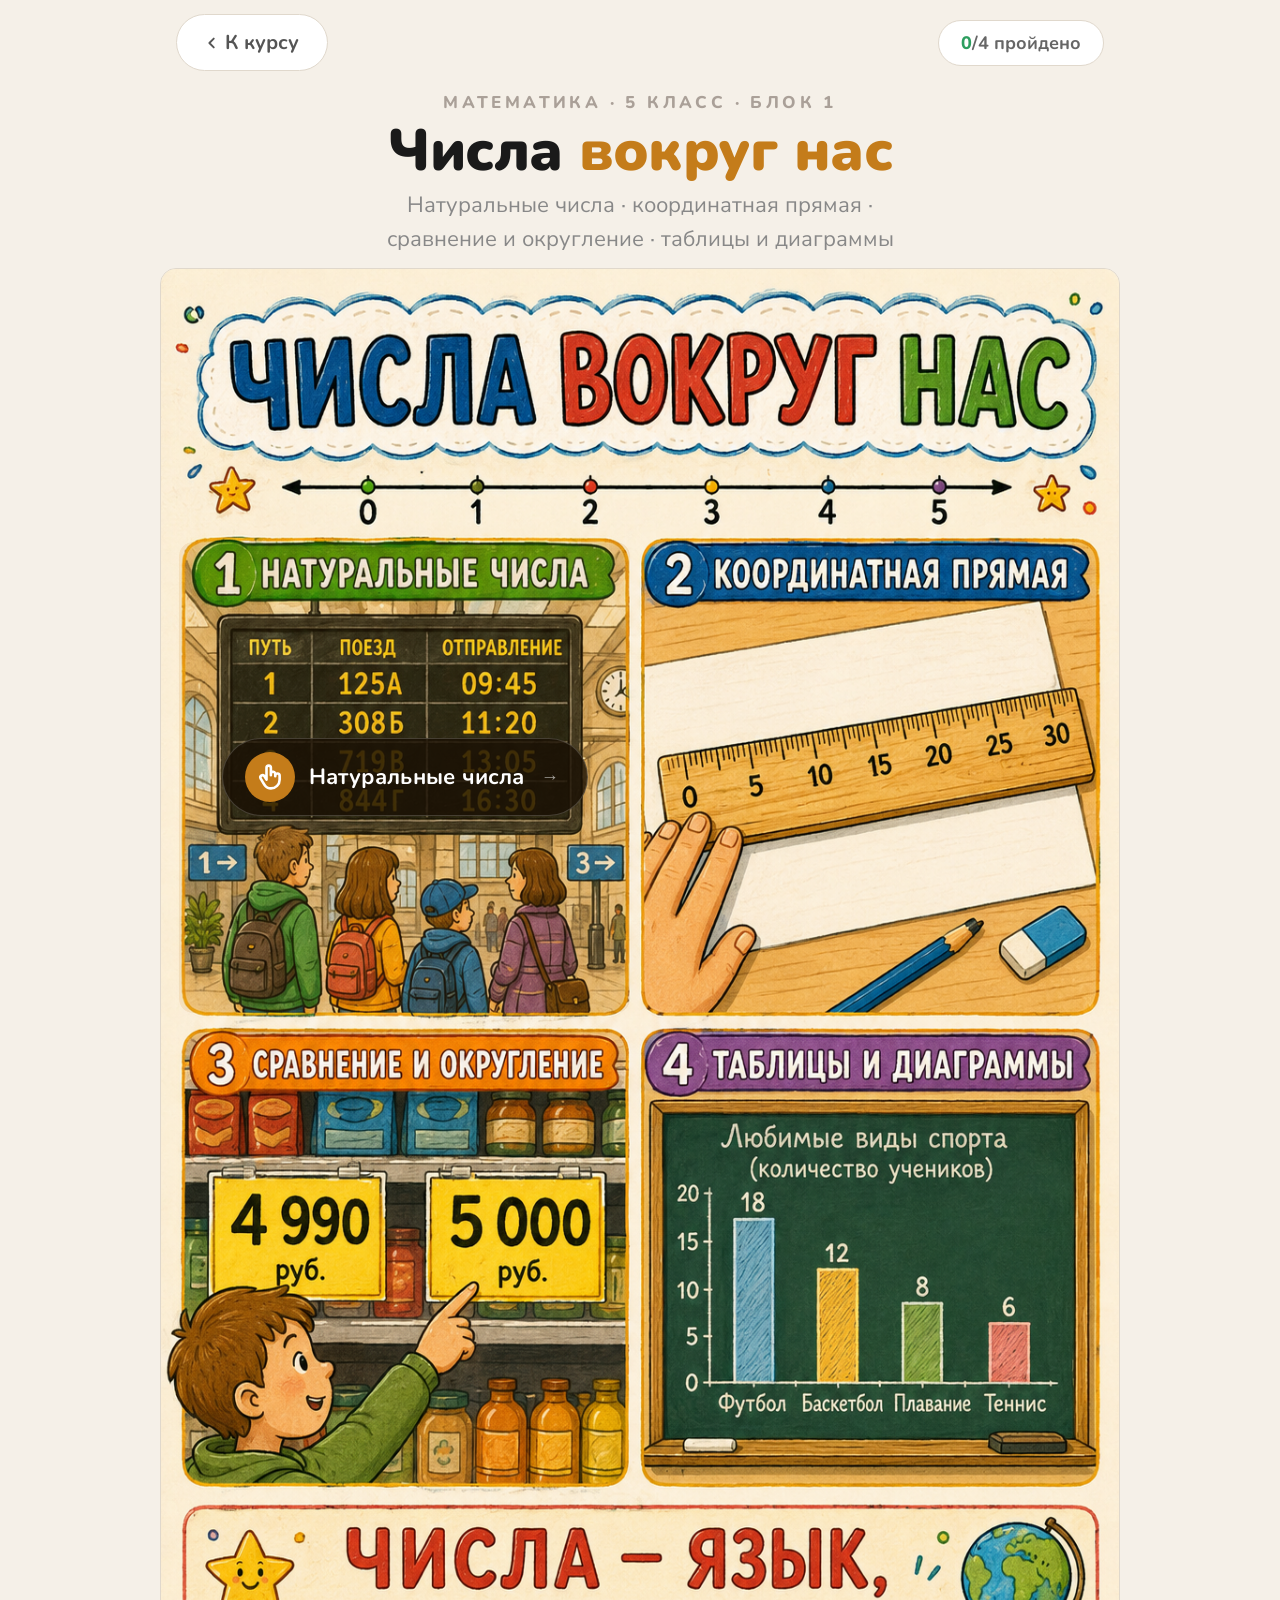
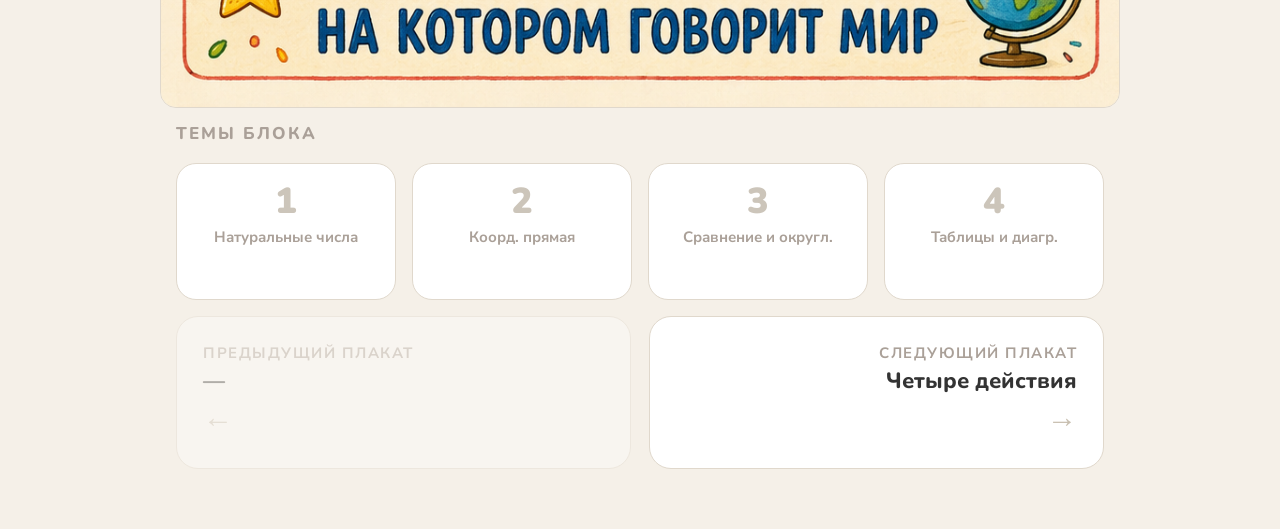
<file: block1/index.html>
<!DOCTYPE html>
<html lang="ru">
<head>
  <meta charset="UTF-8">
  <meta name="viewport" content="width=device-width, initial-scale=1.0, maximum-scale=1.0">
  <title>Числа вокруг нас — Блок 1</title>
  <link rel="stylesheet" href="../shared.css">
  <link rel="stylesheet" href="../shared-poster.css">
  <style>
    /* Координаты тапаемых зон — уникальны для этого плаката (сетка 2x2) */
    .zone1 { top: 19%; left: 2%; width: 47%; height: 32.7%; }
    .zone2 { top: 19%; left: 51%; width: 47%; height: 32.7%; }
    .zone3 { top: 53%; left: 2%; width: 47%; height: 31.5%; }
    .zone4 { top: 53%; left: 51%; width: 47%; height: 31.5%; }
  </style>
</head>
<body>

  <!-- Верхняя навигация -->
  <div class="col top-nav">
    <a href="../index.html" class="nav-btn">
      <svg width="14" height="14" viewBox="0 0 16 16" fill="none">
        <path d="M10 3L5 8L10 13" stroke="currentColor" stroke-width="2.2" stroke-linecap="round" stroke-linejoin="round"/>
      </svg>
      К курсу
    </a>
    <div class="progress-pill"><span id="doneCount">0</span>/4 пройдено</div>
  </div>

  <!-- Шапка блока -->
  <div class="col block-header">
    <div class="block-eyebrow">Математика · 5 класс · Блок 1</div>
    <div class="block-title">Числа <span>вокруг нас</span></div>
    <div class="block-subtitle">Натуральные числа · координатная прямая ·<br>сравнение и округление · таблицы и диаграммы</div>
  </div>

  <!-- Плакат с тапаемыми зонами -->
  <div class="col-full poster-wrap">
    <img class="poster-img" src="poster.png" alt="Числа вокруг нас" draggable="false">

    <!-- Зона 1 — Натуральные числа (верхний левый) -->
    <div class="tap-zone zone1" id="zone1" onclick="goNode(1)">
      <div class="zone-overlay"></div>
      <div class="zone-label">
        <div class="zone-label-num">
          <svg width="22" height="22" viewBox="0 0 256 256" fill="white">
            <path d="M196,84a31.94,31.94,0,0,0-11.22,2A32,32,0,0,0,148,69V44a32,32,0,0,0-64,0v66.83A32,32,0,0,0,32.25,148l4.68,8.24C71.11,216.48,86.72,244,136,244a92.1,92.1,0,0,0,92-92V116A32,32,0,0,0,196,84Zm8,68a68.08,68.08,0,0,1-68,68c-34,0-43.49-14.45-78.2-75.65l-4.69-8.28a.16.16,0,0,1,0-.07,8,8,0,0,1,13.86-8c.06.12.13.23.2.35l18.68,30A12,12,0,0,0,108,152V44a8,8,0,0,1,16,0v68a12,12,0,0,0,24,0V100a8,8,0,0,1,16,0v20a12,12,0,0,0,24,0v-4a8,8,0,0,1,16,0Z"/>
          </svg>
        </div>
        <div class="zone-label-text">Натуральные числа</div>
        <div class="zone-label-arrow">→</div>
      </div>
      <div class="done-badge" id="badge1" style="position:absolute;bottom:8px;right:8px;">
        <svg width="14" height="14" viewBox="0 0 14 14" fill="none">
          <path d="M2 7L5.5 10.5L12 3.5" stroke="white" stroke-width="2.5" stroke-linecap="round" stroke-linejoin="round"/>
        </svg>
      </div>
    </div>

    <!-- Зона 2 — Координатная прямая (верхний правый) -->
    <div class="tap-zone zone2" id="zone2" onclick="goNode(2)">
      <div class="zone-overlay"></div>
      <div class="zone-label">
        <div class="zone-label-num">
          <svg width="22" height="22" viewBox="0 0 256 256" fill="white">
            <path d="M196,84a31.94,31.94,0,0,0-11.22,2A32,32,0,0,0,148,69V44a32,32,0,0,0-64,0v66.83A32,32,0,0,0,32.25,148l4.68,8.24C71.11,216.48,86.72,244,136,244a92.1,92.1,0,0,0,92-92V116A32,32,0,0,0,196,84Zm8,68a68.08,68.08,0,0,1-68,68c-34,0-43.49-14.45-78.2-75.65l-4.69-8.28a.16.16,0,0,1,0-.07,8,8,0,0,1,13.86-8c.06.12.13.23.2.35l18.68,30A12,12,0,0,0,108,152V44a8,8,0,0,1,16,0v68a12,12,0,0,0,24,0V100a8,8,0,0,1,16,0v20a12,12,0,0,0,24,0v-4a8,8,0,0,1,16,0Z"/>
          </svg>
        </div>
        <div class="zone-label-text">Координатная прямая</div>
        <div class="zone-label-arrow">→</div>
      </div>
      <div class="done-badge" id="badge2" style="position:absolute;bottom:8px;right:8px;">
        <svg width="14" height="14" viewBox="0 0 14 14" fill="none">
          <path d="M2 7L5.5 10.5L12 3.5" stroke="white" stroke-width="2.5" stroke-linecap="round" stroke-linejoin="round"/>
        </svg>
      </div>
    </div>

    <!-- Зона 3 — Сравнение и округление (нижний левый) -->
    <div class="tap-zone zone3" id="zone3" onclick="goNode(3)">
      <div class="zone-overlay"></div>
      <div class="zone-label">
        <div class="zone-label-num">
          <svg width="22" height="22" viewBox="0 0 256 256" fill="white">
            <path d="M196,84a31.94,31.94,0,0,0-11.22,2A32,32,0,0,0,148,69V44a32,32,0,0,0-64,0v66.83A32,32,0,0,0,32.25,148l4.68,8.24C71.11,216.48,86.72,244,136,244a92.1,92.1,0,0,0,92-92V116A32,32,0,0,0,196,84Zm8,68a68.08,68.08,0,0,1-68,68c-34,0-43.49-14.45-78.2-75.65l-4.69-8.28a.16.16,0,0,1,0-.07,8,8,0,0,1,13.86-8c.06.12.13.23.2.35l18.68,30A12,12,0,0,0,108,152V44a8,8,0,0,1,16,0v68a12,12,0,0,0,24,0V100a8,8,0,0,1,16,0v20a12,12,0,0,0,24,0v-4a8,8,0,0,1,16,0Z"/>
          </svg>
        </div>
        <div class="zone-label-text">Сравнение и округление</div>
        <div class="zone-label-arrow">→</div>
      </div>
      <div class="done-badge" id="badge3" style="position:absolute;bottom:8px;right:8px;">
        <svg width="14" height="14" viewBox="0 0 14 14" fill="none">
          <path d="M2 7L5.5 10.5L12 3.5" stroke="white" stroke-width="2.5" stroke-linecap="round" stroke-linejoin="round"/>
        </svg>
      </div>
    </div>

    <!-- Зона 4 — Таблицы и диаграммы (нижний правый) -->
    <div class="tap-zone zone4" id="zone4" onclick="goNode(4)">
      <div class="zone-overlay"></div>
      <div class="zone-label">
        <div class="zone-label-num">
          <svg width="22" height="22" viewBox="0 0 256 256" fill="white">
            <path d="M196,84a31.94,31.94,0,0,0-11.22,2A32,32,0,0,0,148,69V44a32,32,0,0,0-64,0v66.83A32,32,0,0,0,32.25,148l4.68,8.24C71.11,216.48,86.72,244,136,244a92.1,92.1,0,0,0,92-92V116A32,32,0,0,0,196,84Zm8,68a68.08,68.08,0,0,1-68,68c-34,0-43.49-14.45-78.2-75.65l-4.69-8.28a.16.16,0,0,1,0-.07,8,8,0,0,1,13.86-8c.06.12.13.23.2.35l18.68,30A12,12,0,0,0,108,152V44a8,8,0,0,1,16,0v68a12,12,0,0,0,24,0V100a8,8,0,0,1,16,0v20a12,12,0,0,0,24,0v-4a8,8,0,0,1,16,0Z"/>
          </svg>
        </div>
        <div class="zone-label-text">Таблицы и диаграммы</div>
        <div class="zone-label-arrow">→</div>
      </div>
      <div class="done-badge" id="badge4" style="position:absolute;bottom:8px;right:8px;">
        <svg width="14" height="14" viewBox="0 0 14 14" fill="none">
          <path d="M2 7L5.5 10.5L12 3.5" stroke="white" stroke-width="2.5" stroke-linecap="round" stroke-linejoin="round"/>
        </svg>
      </div>
    </div>

  </div>

  <!-- Прогресс -->
  <div class="col progress-block">
    <div class="progress-label">Темы блока</div>
    <div class="pnodes">
      <div class="pnode" id="pnode1" onclick="goNode(1)">
        <div class="pnode-n">1</div>
        <div class="pnode-t">Натуральные числа</div>
        <div class="pnode-v">✓</div>
      </div>
      <div class="pnode" id="pnode2" onclick="goNode(2)">
        <div class="pnode-n">2</div>
        <div class="pnode-t">Коорд. прямая</div>
        <div class="pnode-v">✓</div>
      </div>
      <div class="pnode" id="pnode3" onclick="goNode(3)">
        <div class="pnode-n">3</div>
        <div class="pnode-t">Сравнение и округл.</div>
        <div class="pnode-v">✓</div>
      </div>
      <div class="pnode" id="pnode4" onclick="goNode(4)">
        <div class="pnode-n">4</div>
        <div class="pnode-t">Таблицы и диагр.</div>
        <div class="pnode-v">✓</div>
      </div>
    </div>
  </div>

  <!-- Навигация между плакатами -->
  <div class="col poster-nav">
    <div class="poster-nav-btn disabled">
      <div class="pnb-dir">Предыдущий плакат</div>
      <div class="pnb-title">—</div>
      <div class="pnb-arrow">←</div>
    </div>
    <a href="../block2/index.html" class="poster-nav-btn next">
      <div class="pnb-dir">Следующий плакат</div>
      <div class="pnb-title">Четыре действия</div>
      <div class="pnb-arrow">→</div>
    </a>
  </div>

  <script src="../shared.js"></script>
  <script>
    BLOCK_ID = 'math5_block1';
    function initProgress() {
      document.getElementById('doneCount').textContent = Progress.countDone();
      var doneZones = [];
      for (var i = 0; i < NODES.length; i++) {
        var n = i + 1;
        if (Progress.isDone(NODES[i])) {
          var badge = document.getElementById('badge' + n);
          var pnode = document.getElementById('pnode' + n);
          if (badge) badge.classList.add('visible');
          if (pnode) pnode.classList.add('done');
          doneZones.push(n);
        }
      }
      startSeqGlow(doneZones);
    }

    var seqTimer = null;
    var seqFadeTimer = null;
    var seqIdx   = 0;
    var seqZones = [];
    var seqDone  = [];
    var seqPaused = false;

    function clearAllGlow() {
      for (var k = 1; k <= 4; k++) {
        var z = document.getElementById('zone' + k);
        if (z) z.classList.remove('seq-active');
      }
    }

    function startSeqGlow(doneZones) {
      seqZones = [1, 2, 3, 4];
      seqDone = doneZones;
      seqIdx = 0;
      glowNext();
    }

    function glowNext() {
      if (seqPaused) return;
      clearAllGlow();

      var found = -1;
      for (var attempt = 0; attempt < 4; attempt++) {
        var candidate = seqZones[(seqIdx + attempt) % 4];
        var isDone = false;
        for (var d = 0; d < seqDone.length; d++) {
          if (seqDone[d] === candidate) { isDone = true; break; }
        }
        if (!isDone) { found = candidate; seqIdx = (seqIdx + attempt + 1) % 4; break; }
      }

      if (found === -1) return;

      var el = document.getElementById('zone' + found);
      if (el) el.classList.add('seq-active');

      seqTimer = setTimeout(function() {
        clearAllGlow();
        seqFadeTimer = setTimeout(glowNext, 400);
      }, 1800);
    }

    var posterWrap = document.querySelector('.poster-wrap');
    if (posterWrap) {
      posterWrap.addEventListener('mouseenter', function() {
        seqPaused = true;
        if (seqTimer) { clearTimeout(seqTimer); seqTimer = null; }
        if (seqFadeTimer) { clearTimeout(seqFadeTimer); seqFadeTimer = null; }
        clearAllGlow();
      });
      posterWrap.addEventListener('mouseleave', function() {
        seqPaused = false;
        glowNext();
      });
    }

    function hideHint() {
      var h = document.getElementById('hint');
      if (!h) return;
      h.style.transition = 'opacity 0.4s';
      h.style.opacity = '0';
      setTimeout(function() { var hh = document.getElementById('hint'); if (hh) hh.parentNode.removeChild(hh); }, 400);
      try { localStorage.setItem(BLOCK_ID + '_hint', '1'); } catch(e) {}
    }

    var zones = document.querySelectorAll('.tap-zone');
    for (var zi = 0; zi < zones.length; zi++) {
      zones[zi].addEventListener('click', hideHint, { once: true });
    }
    try {
      if (localStorage.getItem(BLOCK_ID + '_hint')) hideHint();
    } catch(e) {}

    initProgress();
  </script>
</body>
</html>
</file>
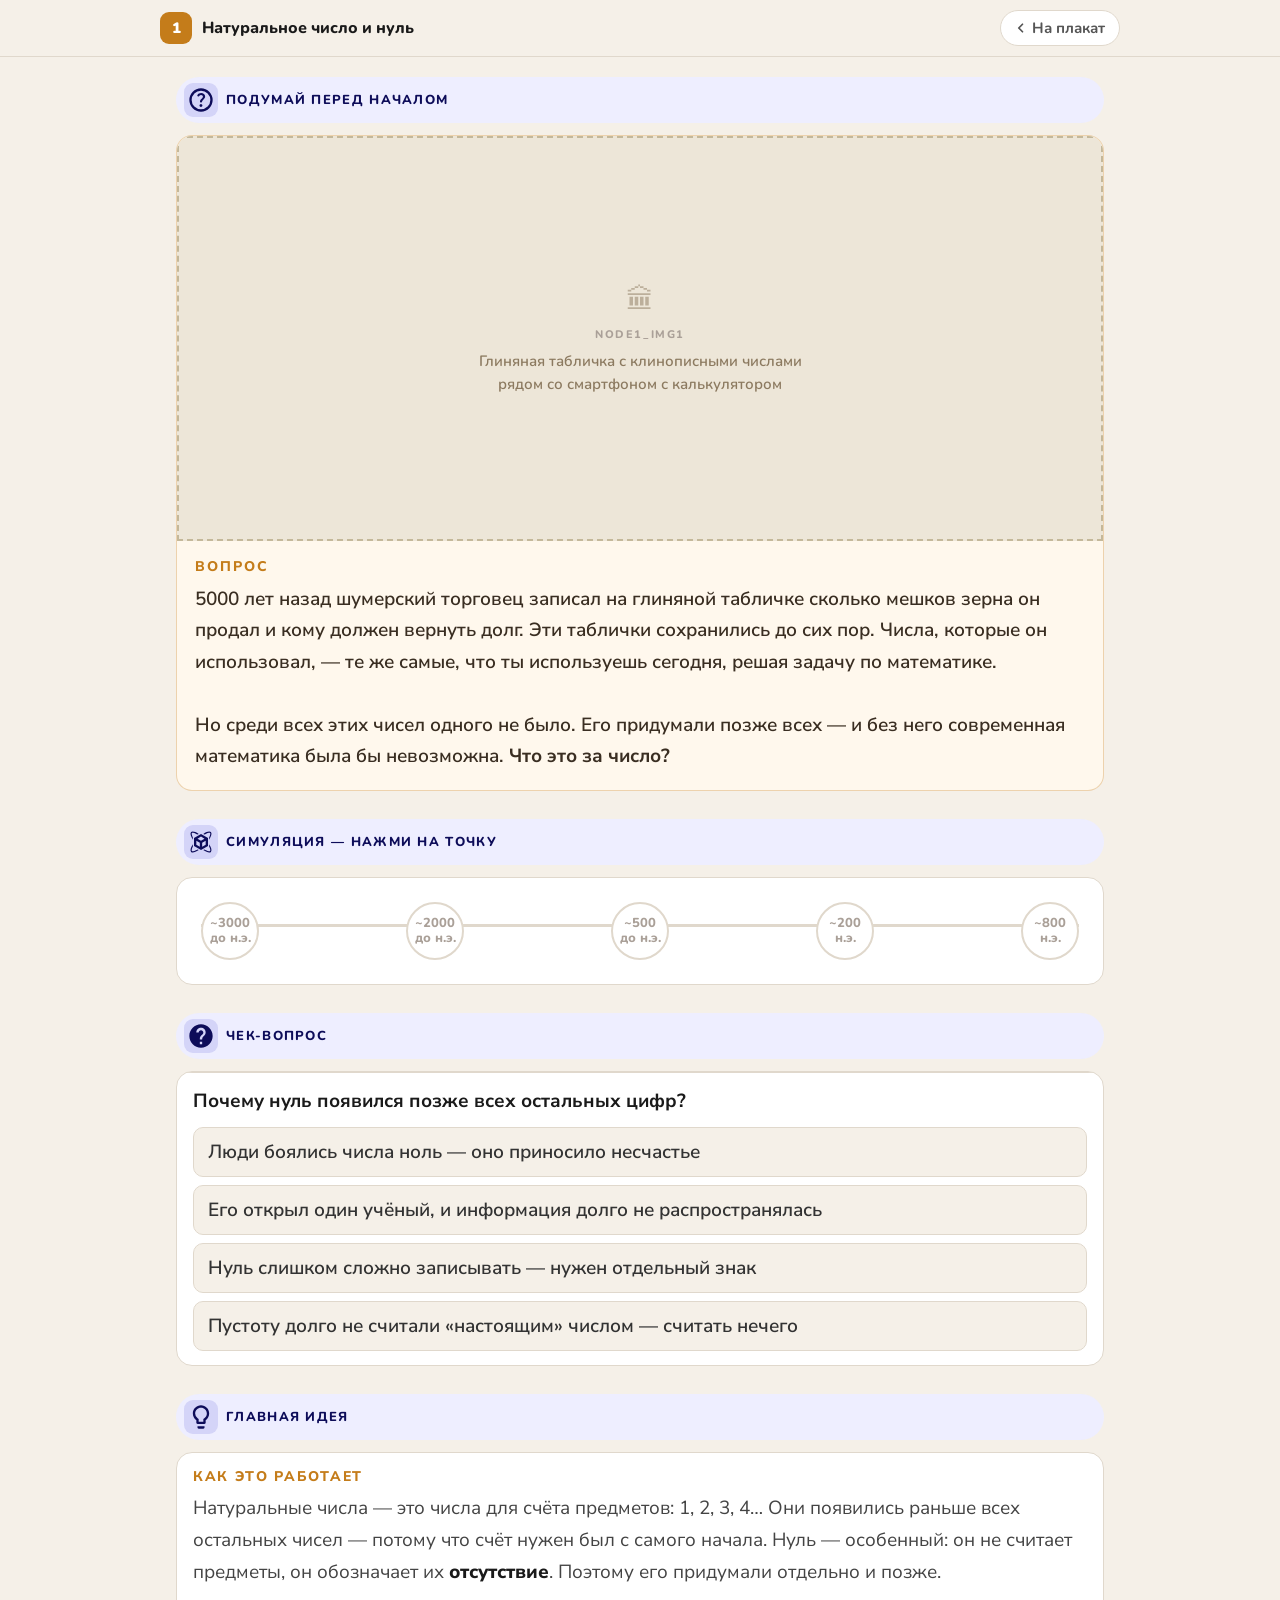
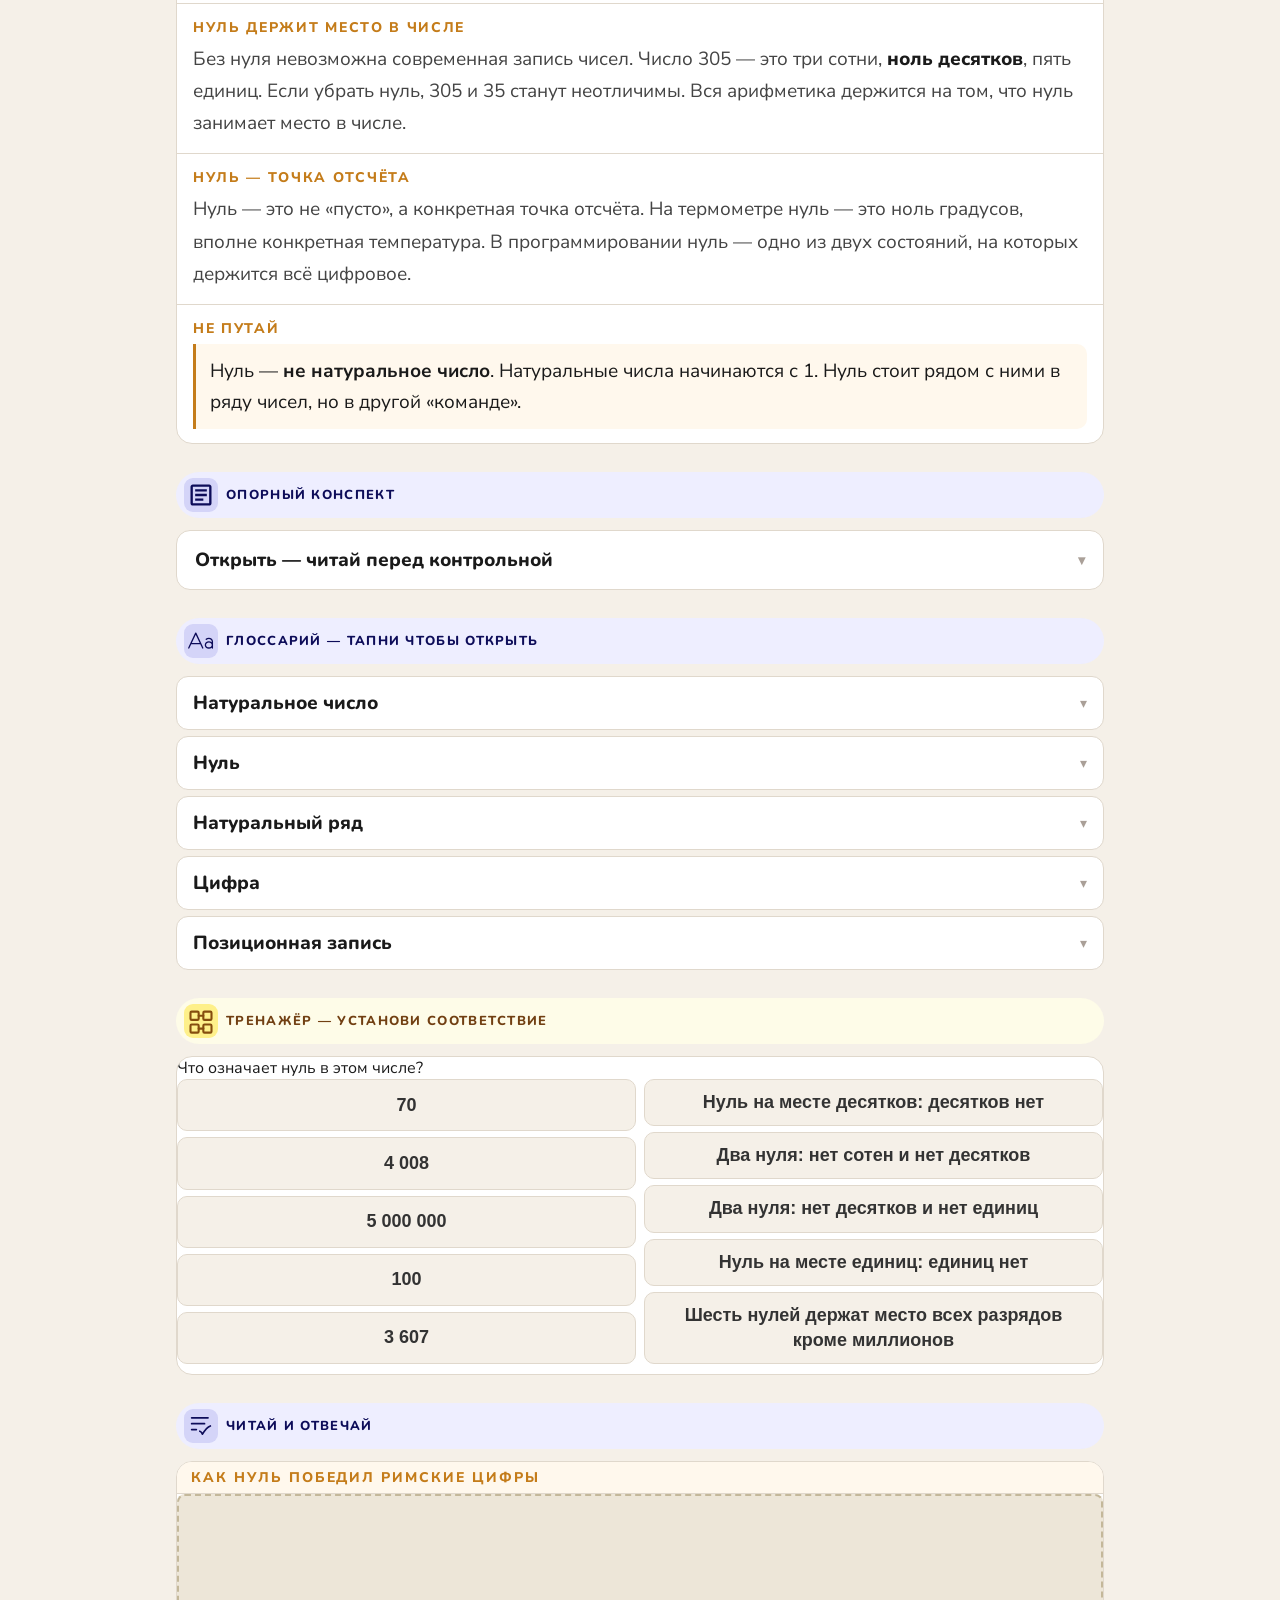
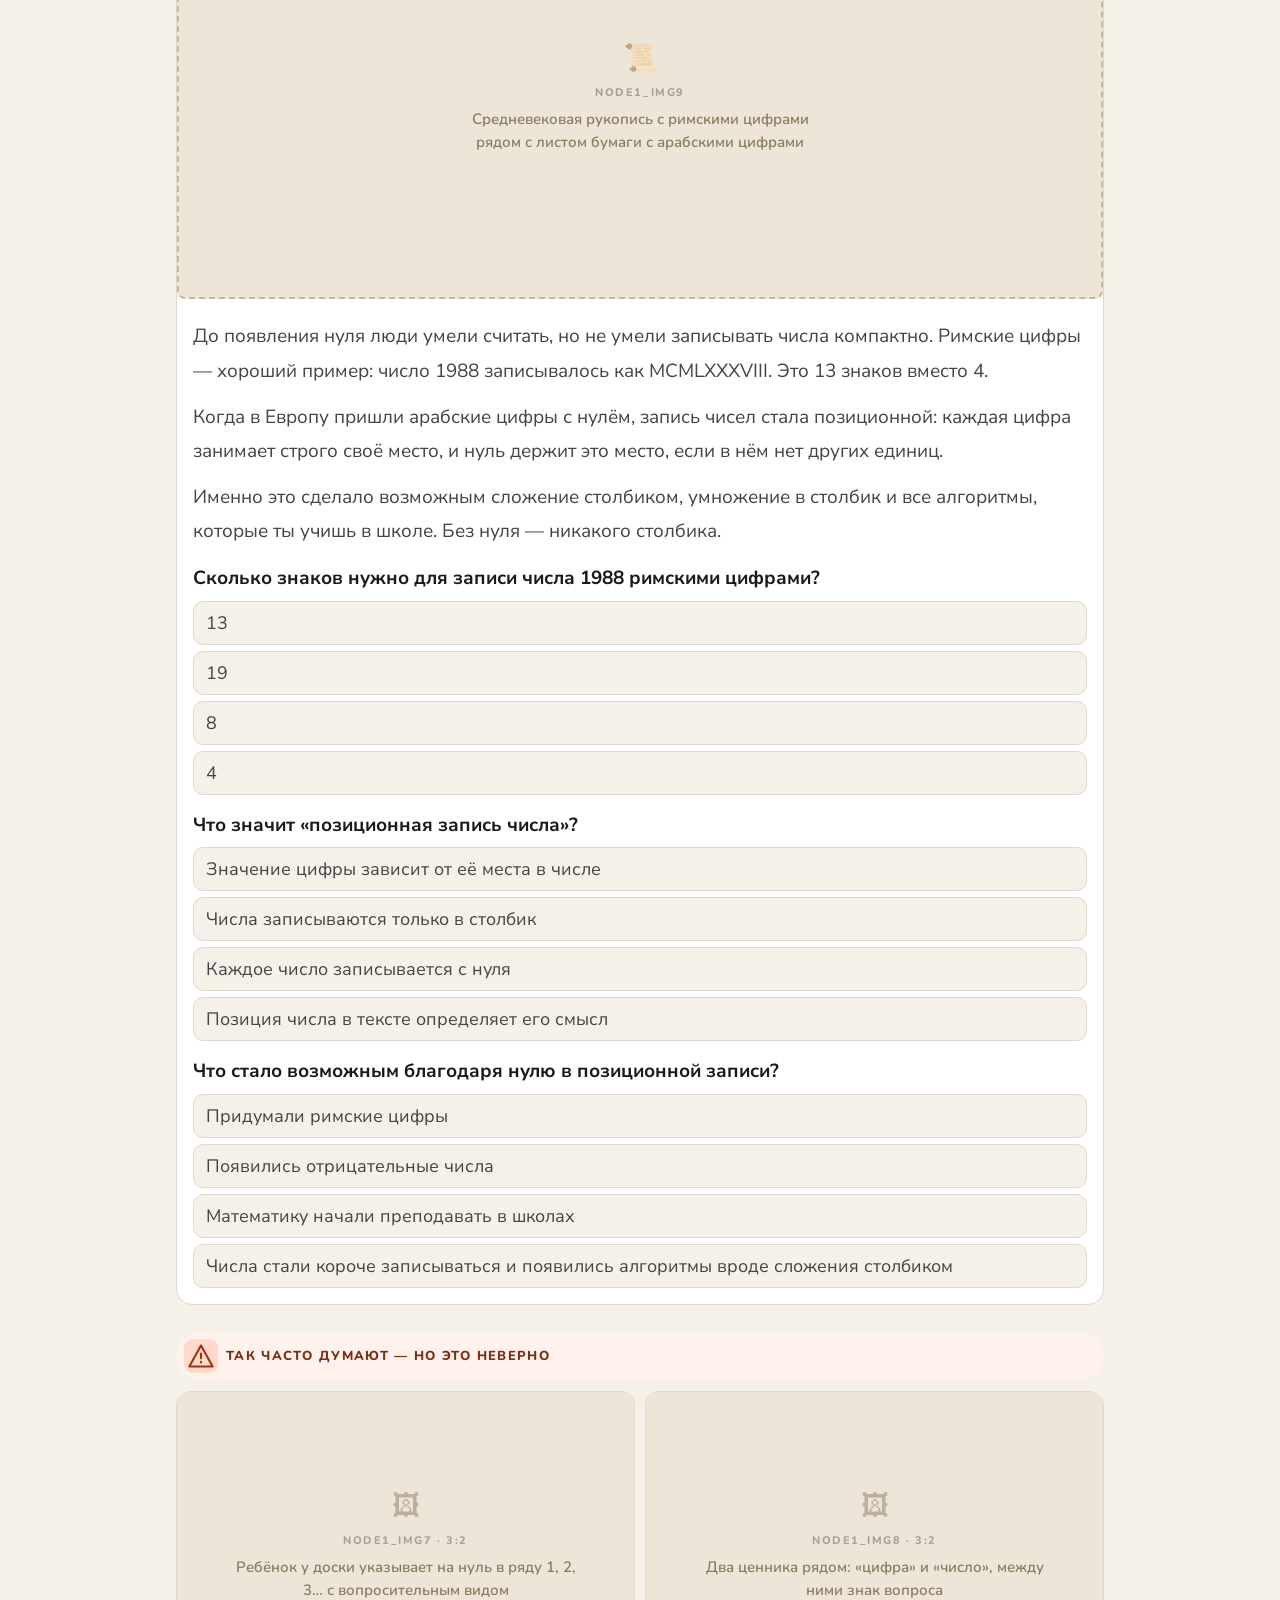
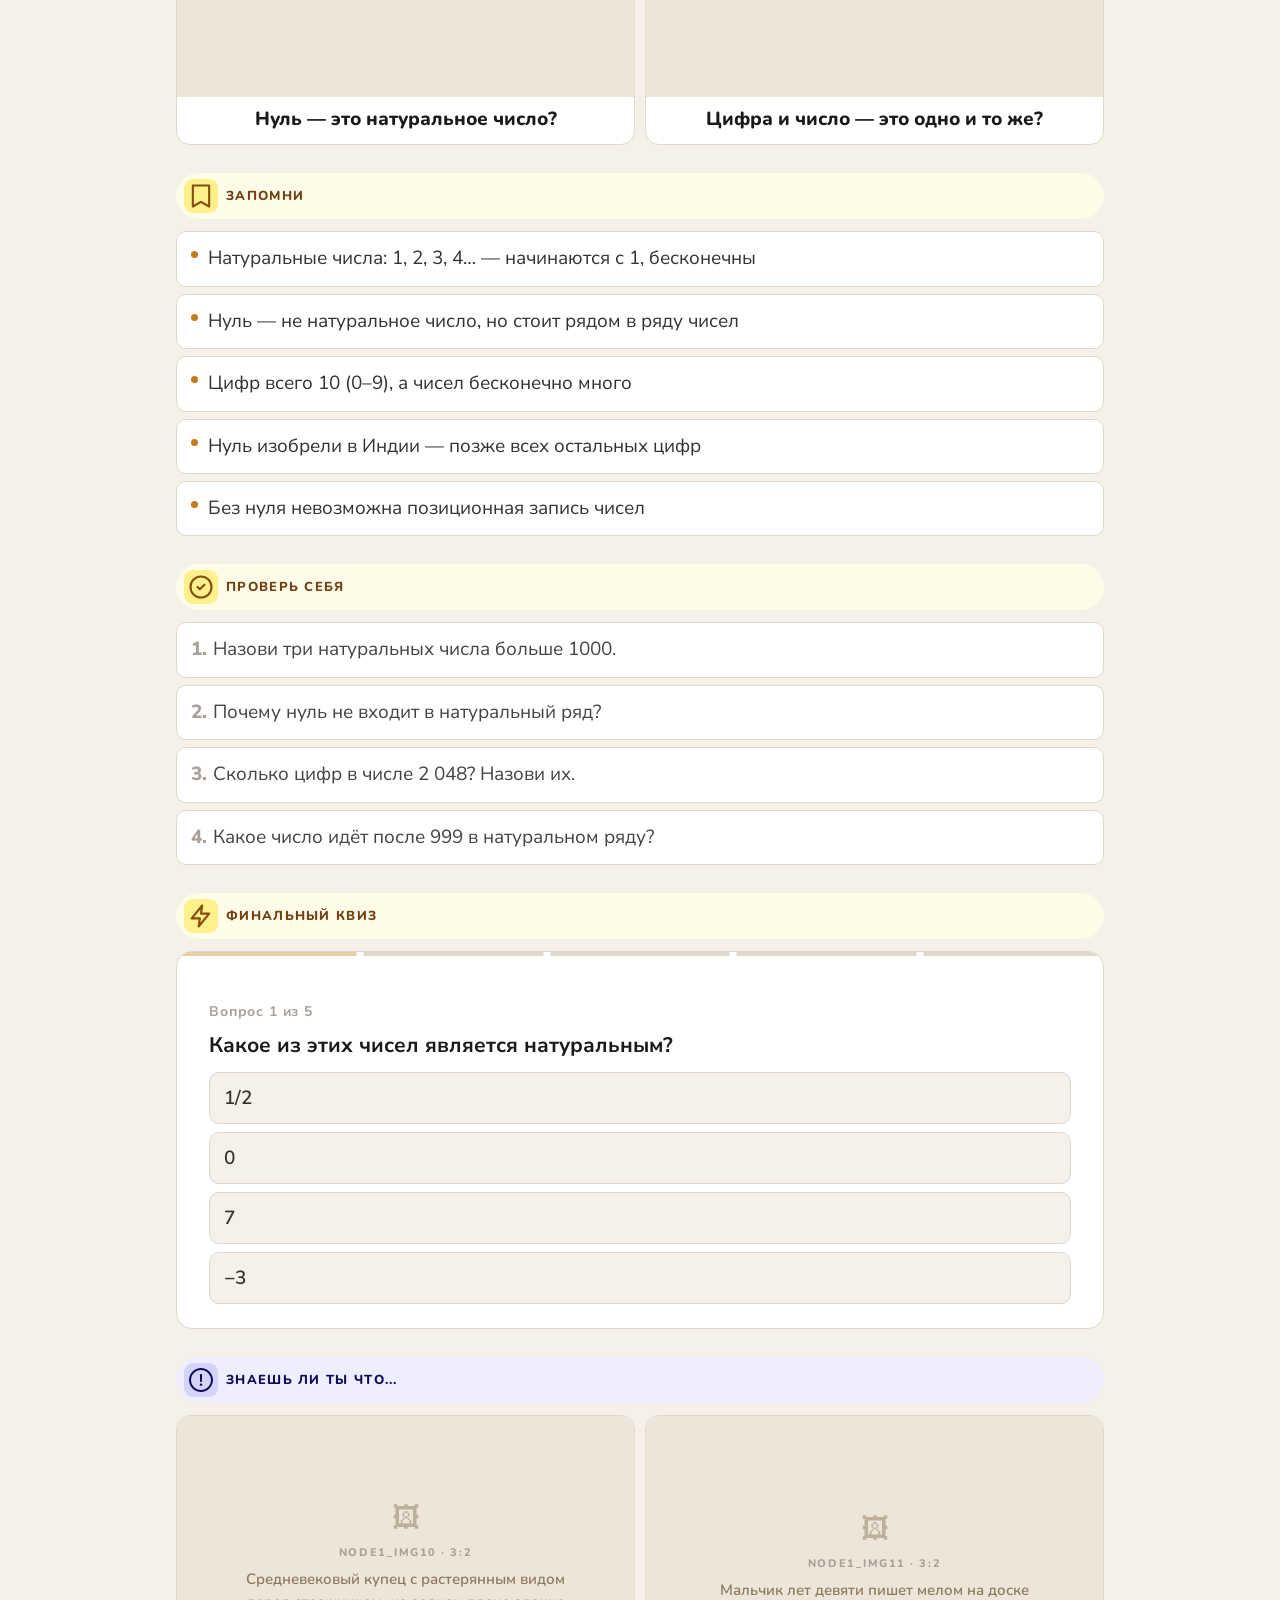
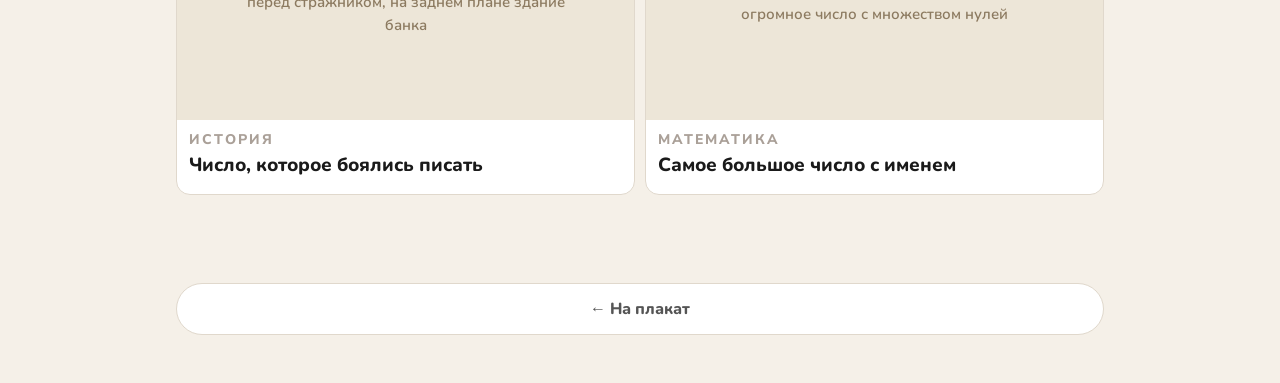
<file: block1/node1.html>
<!DOCTYPE html>
<html lang="ru">
<head>
  <meta charset="UTF-8">
  <meta name="viewport" content="width=device-width, initial-scale=1.0, maximum-scale=1.0">
  <title>Узел 1 · Натуральное число и нуль</title>
  <link rel="stylesheet" href="../shared.css">
  <style>
    /* Лента времени */
    .timeline-track {
      display: flex;
      align-items: center;
      justify-content: space-between;
      position: relative;
      padding: 8px 8px 0;
      margin-bottom: 16px;
    }
    .timeline-track::before {
      content: '';
      position: absolute;
      left: 8px; right: 8px; top: 30px;
      height: 3px;
      background: #E0D8CC;
      z-index: 0;
    }
    .tl-dot {
      width: 44px; height: 44px; border-radius: 50%;
      background: #fff; border: 2.5px solid #E0D8CC;
      display: flex; align-items: center; justify-content: center;
      font-family: var(--font-main); font-size: 10px; font-weight: 800;
      color: #AAA098; cursor: pointer; position: relative; z-index: 1;
      transition: border-color 0.2s, background 0.2s, color 0.2s;
      -webkit-tap-highlight-color: transparent;
      flex-shrink: 0; text-align: center; line-height: 1.2;
    }
    .tl-dot:active { transform: scale(0.93); }
    .tl-dot.active { border-color: #C47C1A; background: #C47C1A; color: #fff; }
    .tl-dot.visited { border-color: #C47C1A; color: #C47C1A; }
    .tl-card {
      background: #FFF8ED; border: 1.5px solid rgba(196,124,26,0.3);
      border-radius: 14px; overflow: hidden; display: none; margin-top: 4px;
    }
    .tl-card.show { display: block; }
    .tl-card-ph {
      width: 100%; aspect-ratio: 16/7; background: #EDE6D8;
      border-bottom: 1.5px dashed #C4B89A;
      display: flex; align-items: center; justify-content: center;
      flex-direction: column; gap: 6px;
    }
    .tl-card-ph-icon { font-size: 22px; opacity: 0.4; }
    .tl-card-ph-desc { font-size: 11px; color: #8C7A60; font-weight: 600; text-align: center; line-height: 1.4; padding: 0 12px; }
    .tl-card-body { padding: 14px 16px; }
    .tl-card-era { font-family: var(--font-main); font-size: 11px; font-weight: 800; letter-spacing: 0.12em; text-transform: uppercase; color: #C47C1A; margin-bottom: 6px; }
    .tl-card-what { font-size: 15px; font-weight: 700; color: #1a1a1a; margin-bottom: 6px; line-height: 1.45; }
    .tl-card-missing { font-size: 14px; color: #666; line-height: 1.5; margin-bottom: 8px; }
    .tl-card-q { font-size: 14px; font-style: italic; color: #888; border-top: 1px solid rgba(196,124,26,0.2); padding-top: 8px; line-height: 1.5; }
    .tl-nav { display: flex; gap: 8px; justify-content: space-between; margin-top: 12px; }
    .tl-nav-btn {
      flex: 1; background: #fff; border: 1.5px solid #E0D8CC;
      border-radius: 10px; padding: 9px 12px; font-family: var(--font-main);
      font-size: 13px; font-weight: 700; color: #555; cursor: pointer;
      -webkit-tap-highlight-color: transparent; transition: background 0.15s;
    }
    .tl-nav-btn:active { background: #EDE8DF; }
    .tl-nav-btn.pri { border-color: #C47C1A; color: #C47C1A; }
    @media (min-width: 600px) {
      .tl-dot { width: clamp(44px,6vw,58px); height: clamp(44px,6vw,58px); font-size: clamp(10px,1.5vw,13px); }
      .tl-card-era { font-size: clamp(11px,1.8vw,14px); }
      .tl-card-what { font-size: clamp(15px,2.3vw,19px); }
      .tl-card-missing { font-size: clamp(14px,2.2vw,18px); }
      .tl-card-q { font-size: clamp(14px,2.2vw,17px); }
    }
  </style>
</head>
<body>

<div class="topbar">
  <div class="topbar-inner">
    <div class="topbar-badge">1</div>
    <div class="topbar-title">Натуральное число и нуль</div>
    <a href="index.html" class="topbar-back">
      <svg width="12" height="12" viewBox="0 0 16 16" fill="none"><path d="M10 3L5 8L10 13" stroke="currentColor" stroke-width="2.2" stroke-linecap="round" stroke-linejoin="round"/></svg>
      На плакат
    </a>
  </div>
</div>

<div class="page">
<div class="col">

  <!-- 1. HOOK -->
  <div class="sec">
    <div class="sec-title"><div class="sec-pill sp-learn"><div class="sec-pill-icon"><svg width="28" height="28" viewBox="0 0 24 24" fill="#0D0C59"><path d="M11.95 18q.525 0 .888-.363t.362-.887t-.362-.888t-.888-.362t-.887.363t-.363.887t.363.888t.887.362m.05 4q-2.075 0-3.9-.788t-3.175-2.137T2.788 15.9T2 12t.788-3.9t2.137-3.175T8.1 2.788T12 2t3.9.788t3.175 2.137T21.213 8.1T22 12t-.788 3.9t-2.137 3.175t-3.175 2.138T12 22m0-2q3.35 0 5.675-2.325T20 12t-2.325-5.675T12 4T6.325 6.325T4 12t2.325 5.675T12 20m.1-12.3q.625 0 1.088.4t.462 1q0 .55-.337.975t-.763.8q-.575.5-1.012 1.1t-.438 1.35q0 .35.263.588t.612.237q.375 0 .638-.25t.337-.625q.1-.525.45-.937t.75-.788q.575-.55.988-1.2t.412-1.45q0-1.275-1.037-2.087T12.1 6q-.95 0-1.812.4T8.975 7.625q-.175.3-.112.638t.337.512q.35.2.725.125t.625-.425q.275-.375.688-.575t.862-.2"/></svg></div><span class="sec-pill-text">Подумай перед началом</span></div></div>
    <div class="hook-card">
      <div class="img-placeholder img-ph-16-7">
        <div class="img-placeholder-icon">🏛</div>
        <div class="img-placeholder-id">node1_img1</div>
        <div class="img-placeholder-desc">Глиняная табличка с клинописными числами рядом со смартфоном с калькулятором</div>
      </div>
      <div class="hook-text-wrap">
        <div class="hook-label">Вопрос</div>
        <div class="hook-text">5000 лет назад шумерский торговец записал на глиняной табличке сколько мешков зерна он продал и кому должен вернуть долг. Эти таблички сохранились до сих пор. Числа, которые он использовал, — те же самые, что ты используешь сегодня, решая задачу по математике.<br><br>Но среди всех этих чисел одного не было. Его придумали позже всех — и без него современная математика была бы невозможна. <strong>Что это за число?</strong></div>
      </div>
    </div>
  </div>

  <!-- 2. СИМУЛЯЦИЯ — ЛЕНТА ВРЕМЕНИ -->
  <div class="sec">
    <div class="sec-title"><div class="sec-pill sp-learn"><div class="sec-pill-icon"><svg width="28" height="28" viewBox="0 0 512 512" fill="#0D0C59"><path fill-rule="evenodd" d="M421.935 90.066c2.286 2.287 5.356 7.973 4.013 21.398c-1.323 13.221-6.731 30.687-16.845 51.505a306 306 0 0 1-3.77 7.492v42.31c39.823-61.993 54.037-115.44 31.687-137.79c-22.529-22.528-76.652-7.907-139.277 32.646l20.879 12.054c10.535-6.46 20.717-12.073 30.411-16.783c20.817-10.114 38.283-15.522 51.504-16.845c13.425-1.343 19.112 1.727 21.398 4.013M405.333 341.54v-42.31c39.823 61.993 54.037 115.44 31.687 137.79c-22.536 22.536-76.689 7.897-139.341-32.687l20.877-12.053c10.559 6.477 20.763 12.104 30.477 16.823c20.817 10.114 38.283 15.522 51.505 16.845c13.424 1.343 19.111-1.727 21.397-4.013c2.287-2.287 5.357-7.973 4.013-21.398c-1.322-13.221-6.73-30.687-16.845-51.505a306 306 0 0 0-3.77-7.492m-211.888 50.74l20.876 12.053c-62.651 40.584-116.804 55.223-139.34 32.687c-22.35-22.35-8.136-75.795 31.686-137.788v42.31a309 309 0 0 0-3.769 7.49c-10.114 20.818-15.522 38.284-16.845 51.505c-1.343 13.425 1.727 19.111 4.013 21.398c2.287 2.286 7.973 5.356 21.398 4.013c13.221-1.323 30.687-6.731 51.505-16.845c9.713-4.719 19.917-10.346 30.476-16.823M74.981 74.981c-22.35 22.35-8.136 75.795 31.686 137.788v-42.311a308 308 0 0 1-3.769-7.489c-10.114-20.818-15.522-38.284-16.845-51.505c-1.343-13.425 1.727-19.111 4.013-21.398c2.287-2.286 7.973-5.356 21.398-4.013c13.221 1.323 30.687 6.73 51.505 16.845c9.693 4.709 19.874 10.322 30.41 16.782l20.878-12.054C151.633 67.074 97.51 52.453 74.981 74.981M256 108.16l128 73.901v147.801l-128 73.901l-128-73.901V182.06zm85.333 123.132v73.937l-64 36.95v-73.937zm-106.666 36.95v73.937l-64-36.95v-73.937zM256 231.291l-63.969-36.933L256 157.426l63.969 36.932z" clip-rule="evenodd"/></svg></div><span class="sec-pill-text">Симуляция — нажми на точку</span></div></div>
    <div class="card">
      <div style="padding:16px 16px 8px;">
        <div class="timeline-track" id="tlTrack">
          <div class="tl-dot" id="tlDot0" onclick="tlTap(0)">~3000<br>до н.э.</div>
          <div class="tl-dot" id="tlDot1" onclick="tlTap(1)">~2000<br>до н.э.</div>
          <div class="tl-dot" id="tlDot2" onclick="tlTap(2)">~500<br>до н.э.</div>
          <div class="tl-dot" id="tlDot3" onclick="tlTap(3)">~200<br>н.э.</div>
          <div class="tl-dot" id="tlDot4" onclick="tlTap(4)">~800<br>н.э.</div>
        </div>
        <div class="tl-card" id="tlCard"></div>
      </div>
    </div>
  </div>

  <!-- 3. ЧЕК-ВОПРОС -->
  <div class="sec">
    <div class="sec-title"><div class="sec-pill sp-learn"><div class="sec-pill-icon"><svg width="28" height="28" viewBox="0 0 24 24" fill="#0D0C59"><path d="M12 2C6.48 2 2 6.48 2 12s4.48 10 10 10 10-4.48 10-10S17.52 2 12 2m1 17h-2v-2h2zm2.07-7.75-.9.92C13.45 12.9 13 13.5 13 15h-2v-.5c0-1.1.45-2.1 1.17-2.83l1.24-1.26c.37-.36.59-.86.59-1.41 0-1.1-.9-2-2-2s-2 .9-2 2H8c0-2.21 1.79-4 4-4s4 1.79 4 4c0 .88-.36 1.68-.93 2.25"/></svg></div><span class="sec-pill-text">Чек-вопрос</span></div></div>
    <div class="card">
      <div class="check-wrap">
        <div class="check-q">Почему нуль появился позже всех остальных цифр?</div>
        <div class="check-opts" id="checkOpts"></div>
        <div class="check-fb" id="checkFb"></div>
      </div>
    </div>
  </div>

  <!-- 4. ОБЪЯСНЕНИЕ -->
  <div class="sec">
    <div class="sec-title"><div class="sec-pill sp-learn"><div class="sec-pill-icon"><svg width="28" height="28" viewBox="0 0 24 24" fill="#0D0C59"><path d="M9 21c0 .55.45 1 1 1h4c.55 0 1-.45 1-1v-1H9zm3-19C8.14 2 5 5.14 5 9c0 2.38 1.19 4.47 3 5.74V17c0 .55.45 1 1 1h6c.55 0 1-.45 1-1v-2.26c1.81-1.27 3-3.36 3-5.74c0-3.86-3.14-7-7-7m2.85 11.1l-.85.6V16h-4v-2.3l-.85-.6A5 5 0 0 1 7 9c0-2.76 2.24-5 5-5s5 2.24 5 5c0 1.63-.8 3.16-2.15 4.1"/></svg></div><span class="sec-pill-text">Главная идея</span></div></div>
    <div class="card">
      <div class="expl-block">
        <div class="expl-lbl">Как это работает</div>
        <div class="expl-t">Натуральные числа — это числа для счёта предметов: 1, 2, 3, 4… Они появились раньше всех остальных чисел — потому что счёт нужен был с самого начала. Нуль — особенный: он не считает предметы, он обозначает их <strong>отсутствие</strong>. Поэтому его придумали отдельно и позже.</div>
      </div>
      <div class="expl-block">
        <div class="expl-lbl">Нуль держит место в числе</div>
        <div class="expl-t">Без нуля невозможна современная запись чисел. Число 305 — это три сотни, <strong>ноль десятков</strong>, пять единиц. Если убрать нуль, 305 и 35 станут неотличимы. Вся арифметика держится на том, что нуль занимает место в числе.</div>
      </div>
      <div class="expl-block">
        <div class="expl-lbl">Нуль — точка отсчёта</div>
        <div class="expl-t">Нуль — это не «пусто», а конкретная точка отсчёта. На термометре нуль — это ноль градусов, вполне конкретная температура. В программировании нуль — одно из двух состояний, на которых держится всё цифровое.</div>
      </div>
      <div class="expl-block">
        <div class="expl-lbl">Не путай</div>
        <div class="expl-alert">Нуль — <strong>не натуральное число</strong>. Натуральные числа начинаются с 1. Нуль стоит рядом с ними в ряду чисел, но в другой «команде».</div>
      </div>
    </div>
  </div>

  <!-- 5. ОПОРНЫЙ КОНСПЕКТ -->
  <div class="sec">
    <div class="sec-title"><div class="sec-pill sp-learn"><div class="sec-pill-icon"><svg width="28" height="28" viewBox="0 0 24 24" fill="#0D0C59"><path d="M5 3c-1.11 0-2 .89-2 2v14c0 1.11.89 2 2 2h14c1.11 0 2-.89 2-2V5c0-1.11-.89-2-2-2zm0 2h14v14H5zm2 2v2h10V7zm0 4v2h10v-2zm0 4v2h7v-2z"/></svg></div><span class="sec-pill-text">Опорный конспект</span></div></div>
    <button class="cs-toggle" id="csToggle" onclick="toggleCS()">
      <span>Открыть — читай перед контрольной</span>
      <span class="cs-toggle-icon">&#9662;</span>
    </button>
    <div class="cs-body card" id="csBody">
      <div class="cs-block">
        <div class="cs-lbl">Что это</div>
        <div class="cs-text">Натуральные числа — числа для счёта предметов: 1, 2, 3, 4, 5… Начинаются с 1, бесконечны. Нуль — отдельное число, обозначает отсутствие.</div>
      </div>
      <div class="cs-block">
        <div class="cs-lbl">Главные факты</div>
        <div class="cs-list">
          <div class="cs-item">Первые числа появились около 5000 лет назад в Шумере</div>
          <div class="cs-item">Нуль как цифру изобрели в Индии около 200–500 н.э.</div>
          <div class="cs-item">Арабские цифры 0–9 пришли в Европу около 800 н.э.</div>
          <div class="cs-item">Натуральный ряд бесконечен: после любого числа есть следующее</div>
          <div class="cs-item">Цифр всего 10 (0–9), а чисел бесконечно много</div>
        </div>
      </div>
      <div class="cs-block">
        <div class="cs-lbl">Не путать</div>
        <div class="cs-confusion">
          <div class="cs-conf-row">
            <div class="cs-conf-wrong">«Нуль — тоже натуральное число» — неверно</div>
            <div class="cs-conf-right">Натуральные начинаются с 1. Нуль появился позже и обозначает отсутствие, а не количество.</div>
          </div>
          <div class="cs-conf-row">
            <div class="cs-conf-wrong">«Цифра 5 и число 5 — одно и то же» — неверно</div>
            <div class="cs-conf-right">Цифра — знак записи (0–9, всего 10). Число — количество или величина. Число 25 записывается двумя цифрами.</div>
          </div>
        </div>
      </div>
      <div class="cs-block">
        <div class="cs-lbl">Приём для запоминания</div>
        <div class="cs-hint">Натуральные — числа, которые отвечают на вопрос «сколько предметов?». Цифры — буквы математики, числа — слова.</div>
      </div>
    </div>
  </div>

  <!-- 6. ГЛОССАРИЙ -->
  <div class="sec">
    <div class="sec-title"><div class="sec-pill sp-learn"><div class="sec-pill-icon"><svg width="28" height="28" viewBox="0 0 256 256" fill="#0D0C59"><path d="M85.43 53.45a6 6 0 0 0-10.86 0l-64 136a6 6 0 1 0 10.86 5.11L38.63 158h82.74l17.2 36.55a6 6 0 1 0 10.86-5.11ZM44.28 146L80 70.09L115.72 146ZM200 98c-12.21 0-21.71 3.28-28.23 9.74a6 6 0 0 0 8.46 8.52c4.18-4.15 10.84-6.26 19.77-6.26c14.34 0 26 9.87 26 22v7.24a40.36 40.36 0 0 0-26-9.24c-20.95 0-38 15.25-38 34s17.05 34 38 34a40.36 40.36 0 0 0 26-9.24V192a6 6 0 0 0 12 0v-60c0-18.75-17-34-38-34m0 88c-14.34 0-26-9.87-26-22s11.66-22 26-22s26 9.87 26 22s-11.66 22-26 22"/></svg></div><span class="sec-pill-text">Глоссарий — тапни чтобы открыть</span></div></div>
    <div class="gloss-list" id="glossList"></div>
  </div>

  <!-- 7. ТРЕНАЖЁР — MATCH -->
  <div class="sec">
    <div class="sec-title"><div class="sec-pill sp-train"><div class="sec-pill-icon"><svg width="28" height="28" viewBox="0 0 24 24" fill="none" stroke="#854D0E" stroke-width="1.8" stroke-linecap="round" stroke-linejoin="round"><rect x="3" y="4" width="7" height="7" rx="1"/><rect x="14" y="4" width="7" height="7" rx="1"/><rect x="3" y="15" width="7" height="7" rx="1"/><rect x="14" y="15" width="7" height="7" rx="1"/><path d="M10 7.5h4M10 18.5h4"/></svg></div><span class="sec-pill-text">Тренажёр — установи соответствие</span></div></div>
    <div class="card">
      <div class="match-wrap">
        <div class="match-header">Что означает нуль в этом числе?</div>
        <div class="match-cols" id="matchCols">
          <div class="match-col" id="matchLeft"></div>
          <div class="match-col" id="matchRight"></div>
        </div>
        <div class="match-score" id="matchScore"></div>
        <button class="match-reset" id="matchReset" onclick="initMatch()">Ещё раз</button>
      </div>
    </div>
  </div>

  <!-- 8. ЧТЕНИЕ -->
  <div class="sec">
    <div class="sec-title"><div class="sec-pill sp-learn"><div class="sec-pill-icon"><svg width="28" height="28" viewBox="0 0 24 24" fill="none" stroke="#0D0C59" stroke-linecap="round" stroke-width="1.5"><path stroke-linejoin="round" d="M11 16.5s1.5.5 2.25 2.5c0 0 3.573-5.833 6.75-7"/><path d="M4 5h14M4 10h11M4 15h4"/></svg></div><span class="sec-pill-text">Читай и отвечай</span></div></div>
    <div class="card">
      <div class="read-tag">Как нуль победил римские цифры</div>
      <div class="img-placeholder img-ph-16-7" style="border-radius:8px;margin-bottom:4px;">
        <div class="img-placeholder-icon">📜</div>
        <div class="img-placeholder-id">node1_img9</div>
        <div class="img-placeholder-desc">Средневековая рукопись с римскими цифрами рядом с листом бумаги с арабскими цифрами</div>
      </div>
      <div class="read-text">
        <p>До появления нуля люди умели считать, но не умели записывать числа компактно. Римские цифры — хороший пример: число 1988 записывалось как MCMLXXXVIII. Это 13 знаков вместо 4.</p>
        <p>Когда в Европу пришли арабские цифры с нулём, запись чисел стала позиционной: каждая цифра занимает строго своё место, и нуль держит это место, если в нём нет других единиц.</p>
        <p>Именно это сделало возможным сложение столбиком, умножение в столбик и все алгоритмы, которые ты учишь в школе. Без нуля — никакого столбика.</p>
      </div>
      <div class="read-qs" id="readQs"></div>
    </div>
  </div>

  <!-- 9. MISCONCEPTIONS -->
  <div class="sec">
    <div class="sec-title"><div class="sec-pill sp-err"><div class="sec-pill-icon"><svg width="28" height="28" viewBox="0 0 24 24" fill="none" stroke="#9A3412" stroke-width="1.8" stroke-linecap="round" stroke-linejoin="round"><path d="M12 3L2 21h20L12 3z"/><path d="M12 10v4M12 17v.5"/></svg></div><span class="sec-pill-text">Так часто думают — но это неверно</span></div></div>
    <div class="misc-grid" id="miscGrid"></div>
    <div class="misc-panel" id="miscPanel"></div>
  </div>

  <!-- 10. ЗАПОМНИ -->
  <div class="sec">
    <div class="sec-title"><div class="sec-pill sp-train"><div class="sec-pill-icon"><svg width="28" height="28" viewBox="0 0 24 24" fill="none" stroke="#854D0E" stroke-width="1.8" stroke-linecap="round" stroke-linejoin="round"><path d="M5 3v18l7-4 7 4V3H5z"/></svg></div><span class="sec-pill-text">Запомни</span></div></div>
    <div class="remember-list" id="rememberList"></div>
  </div>

  <!-- 11. ПРОВЕРЬ СЕБЯ -->
  <div class="sec">
    <div class="sec-title"><div class="sec-pill sp-train"><div class="sec-pill-icon"><svg width="28" height="28" viewBox="0 0 24 24" fill="none" stroke="#854D0E" stroke-width="1.8" stroke-linecap="round" stroke-linejoin="round"><circle cx="12" cy="12" r="9"/><path d="M9 12l2 2 4-4"/></svg></div><span class="sec-pill-text">Проверь себя</span></div></div>
    <div class="selfcheck-list" id="selfcheckList"></div>
  </div>

  <!-- 12. ФИНАЛЬНЫЙ КВИЗ -->
  <div class="sec">
    <div class="sec-title"><div class="sec-pill sp-train"><div class="sec-pill-icon"><svg width="28" height="28" viewBox="0 0 24 24" fill="none" stroke="#854D0E" stroke-width="1.8" stroke-linecap="round" stroke-linejoin="round"><path d="M13 3L4 14h7l-1 7 9-11h-7l1-7z"/></svg></div><span class="sec-pill-text">Финальный квиз</span></div></div>
    <div class="card">
      <div class="quiz-prog" id="qProg"></div>
      <div class="quiz-qw" id="qCard"></div>
    </div>
  </div>

  <!-- 13. DYK -->
  <div class="sec">
    <div class="sec-title"><div class="sec-pill sp-learn"><div class="sec-pill-icon"><svg width="28" height="28" viewBox="0 0 56 56" fill="#0D0C59"><path d="M28 51.906c13.055 0 23.906-10.828 23.906-23.906c0-13.055-10.875-23.906-23.93-23.906C14.899 4.094 4.095 14.945 4.095 28c0 13.078 10.828 23.906 23.906 23.906m0-3.984C16.937 47.922 8.1 39.062 8.1 28c0-11.04 8.813-19.922 19.876-19.922c11.039 0 19.921 8.883 19.945 19.922c.023 11.063-8.883 19.922-19.922 19.922m-.023-15.68c1.124 0 1.757-.633 1.78-1.851l.352-12.375c.024-1.196-.914-2.086-2.156-2.086c-1.266 0-2.156.867-2.133 2.062l.305 12.399c.023 1.195.68 1.851 1.852 1.851m0 7.617c1.335 0 2.53-1.078 2.53-2.437c0-1.383-1.171-2.438-2.53-2.438c-1.383 0-2.532 1.078-2.532 2.438c0 1.336 1.172 2.437 2.532 2.437"/></svg></div><span class="sec-pill-text">Знаешь ли ты что...</span></div></div>
    <div class="dyk-grid" id="dykGrid"></div>
    <div class="dyk-panel" id="dykPanel"></div>
  </div>

</div>
</div>

<div class="col bottom-back">
  <a href="index.html" class="back-to-poster">← На плакат</a>
</div>

<div class="finish-ov" id="finOv">
  <div class="finish-card">
    <div class="finish-score" id="finScore"></div>
    <div class="finish-btns">
      <a href="index.html" class="finish-btn finish-btn-pri">На плакат</a>
      <button class="finish-btn finish-btn-sec" onclick="finStay()">Остаться в теме</button>
    </div>
  </div>
</div>

<script src="../shared.js"></script>
<script>
  BLOCK_ID = 'math5_block1';

  /* ── Лента времени ── */
  var TL_ITEMS = [
    { era: 'Точка 1 — ~3000 до н.э. · Шумер (Месопотамия)',
      imgId: 'node1_img2',
      imgDesc: 'Шумерский торговец записывает числа на глиняной табличке заострённой палочкой, рядом мешки зерна',
      what: 'Числа для счёта товаров — 1, 2, 3… Запись на глиняных табличках заострённой палочкой.',
      missing: 'Нуля нет. Пустое место просто оставляли пустым — читателю приходилось догадываться самому.',
      q: 'Число 35 и число 305 — как их различить, если нуля нет?' },
    { era: 'Точка 2 — ~2000 до н.э. · Древний Египет',
      imgId: 'node1_img3',
      imgDesc: 'Египетский писец с папирусом, на котором видны иероглифы-числа, на фоне пирамид',
      what: 'Числа до миллиона. Для каждого разряда — отдельный иероглиф: лотос для тысячи, верёвка для сотни.',
      missing: 'Нуля нет. Дроби записывались особыми знаками.',
      q: 'Что будет, если нужно записать число, для которого ещё нет иероглифа?' },
    { era: 'Точка 3 — ~500 до н.э. · Древняя Греция',
      imgId: 'node1_img4',
      imgDesc: 'Древнегреческий учёный с циркулем у доски с геометрическими фигурами',
      what: 'Геометрия и доказательства. Числа понимались как длины отрезков.',
      missing: 'Нуля нет. Греки считали: «ничто» нельзя считать числом — это философская проблема.',
      q: 'Как бы ты возразил грекам на то, что «ничто» не может быть числом?' },
    { era: 'Точка 4 — ~200–500 н.э. · Индия',
      imgId: 'node1_img5',
      imgDesc: 'Индийский математик пишет цифры 0–9 на пальмовом листе, рядом виден нуль как отдельный знак',
      what: 'Позиционная запись чисел — как у нас сегодня. И главное: нуль как цифра и как самостоятельное число.',
      missing: 'Прорыв: теперь можно записать любое число компактно, и каждая цифра знает своё место.',
      q: 'Нуль придумали в Индии — а почему не в Греции, где математика была развита не хуже?' },
    { era: 'Точка 5 — ~800 н.э. · Арабский мир → Европа',
      imgId: 'node1_img6',
      imgDesc: 'Арабский учёный в библиотеке с рукописью, на странице видны арабские цифры 0–9',
      what: 'Арабские учёные переняли индийскую систему и распространили её по всему миру. Цифры 0–9 пришли в Европу.',
      missing: 'Итог: та самая запись чисел, которой ты пользуешься сегодня.',
      q: 'Арабские цифры вытеснили римские по всему миру. Почему, как думаешь?' }
  ];

  var tlCurrent = -1;
  var tlVisited = {};

  function tlTap(idx) {
    var card = document.getElementById('tlCard');
    var item = TL_ITEMS[idx];
    tlVisited[idx] = true;
    tlAttempted = true;
    tryMarkDone();
    var i;
    for (i = 0; i < TL_ITEMS.length; i++) {
      var dot = document.getElementById('tlDot' + i);
      dot.className = 'tl-dot' + (i === idx ? ' active' : (tlVisited[i] ? ' visited' : ''));
    }
    if (tlCurrent === idx) {
      card.className = 'tl-card';
      document.getElementById('tlDot' + idx).className = 'tl-dot visited';
      tlCurrent = -1;
      return;
    }
    tlCurrent = idx;
    var imgHtml = '<div class="tl-card-ph"><div class="tl-card-ph-icon">🏛</div><div class="tl-card-ph-desc">' + item.imgDesc + '</div></div>';
    var navPrev = idx > 0 ? '<button class="tl-nav-btn" onclick="tlTap(' + (idx - 1) + ')">← Назад</button>' : '<div></div>';
    var navNext = idx < TL_ITEMS.length - 1
      ? '<button class="tl-nav-btn pri" onclick="tlTap(' + (idx + 1) + ')">Вперёд →</button>'
      : '<button class="tl-nav-btn pri" onclick="tlTap(' + idx + ')">Закрыть</button>';
    card.innerHTML = imgHtml
      + '<div class="tl-card-body">'
      + '<div class="tl-card-era">' + item.era + '</div>'
      + '<div class="tl-card-what">' + item.what + '</div>'
      + '<div class="tl-card-missing">' + item.missing + '</div>'
      + '<div class="tl-card-q">Подумай: ' + item.q + '</div>'
      + '<div class="tl-nav">' + navPrev + navNext + '</div>'
      + '</div>';
    card.className = 'tl-card show';
  }

  /* ── Чек-вопрос ── */
  var CHECK_OPTS = [
    { text: 'Люди боялись числа ноль — оно приносило несчастье', correct: false },
    { text: 'Пустоту долго не считали «настоящим» числом — считать нечего', correct: true },
    { text: 'Нуль слишком сложно записывать — нужен отдельный знак', correct: false },
    { text: 'Его открыл один учёный, и информация долго не распространялась', correct: false }
  ];

  function initCheck() {
    var wrap = document.getElementById('checkOpts');
    var items = shuffleArr(CHECK_OPTS);
    var html = '';
    var i;
    for (i = 0; i < items.length; i++) {
      html += '<button class="check-opt" data-correct="' + items[i].correct + '" onclick="chk(this)">' + items[i].text + '</button>';
    }
    wrap.innerHTML = html;
  }

  function chk(btn) {
    var correct = btn.getAttribute('data-correct') === 'true';
    var fb   = document.getElementById('checkFb');
    var wrap = document.getElementById('checkOpts');
    var opts = wrap.querySelectorAll('.check-opt');
    var i;
    if (correct) {
      checkAnswered = true;
      tryMarkDone();
      for (i = 0; i < opts.length; i++) { opts[i].style.pointerEvents = 'none'; }
      btn.classList.add('correct');
      fb.className = 'check-fb ok';
      fb.textContent = 'Именно так. «Ничто» казалось философской проблемой, а не математической. Индийские математики первыми решились считать пустоту числом — и это изменило всё.';
    } else {
      btn.classList.add('wrong');
      fb.className = 'check-fb err';
      fb.textContent = 'Подумай иначе. Проблема была не в записи и не в суевериях — а в том, как люди понимали само слово «число».';
      setTimeout(function() {
        btn.classList.remove('wrong');
        fb.className = 'check-fb';
        fb.textContent = '';
      }, TIMING.wrongHint);
    }
  }

  /* ── Глоссарий ── */
  var GLOSSARY = [
    { term: 'Натуральное число', def: 'Число, которым считают предметы — целое и больше нуля.', example: '1, 2, 17, 1000 — натуральные. 0 и 1/2 — нет.' },
    { term: 'Нуль', def: 'Число, обозначающее отсутствие единиц данного разряда или предметов.', example: 'В числе 305 нуль стоит на месте десятков.' },
    { term: 'Натуральный ряд', def: 'Все натуральные числа, расположенные по порядку: 1, 2, 3, 4…', example: 'Ряд бесконечен — за числом 1 000 000 идёт 1 000 001.' },
    { term: 'Цифра', def: 'Знак для записи числа. Всего цифр 10: 0, 1, 2, 3, 4, 5, 6, 7, 8, 9.', example: 'Число 25 записано двумя цифрами: 2 и 5.' },
    { term: 'Позиционная запись', def: 'Система, где значение цифры зависит от её места (позиции) в числе.', example: 'Цифра 3 в числе 300 — три сотни, в числе 30 — три десятка.' }
  ];

  /* ── Match ── */
  var MATCH_PAIRS = [
    { l: '3 607',     r: 'Нуль на месте десятков: десятков нет', key: 0 },
    { l: '100',       r: 'Два нуля: нет десятков и нет единиц', key: 1 },
    { l: '4 008',     r: 'Два нуля: нет сотен и нет десятков', key: 2 },
    { l: '70',        r: 'Нуль на месте единиц: единиц нет', key: 3 },
    { l: '5 000 000', r: 'Шесть нулей держат место всех разрядов кроме миллионов', key: 4 }
  ];

  var matchSel = null;
  var matchDone = 0;

  function initMatch() {
    matchSel = null; matchDone = 0;
    document.getElementById('matchReset').style.display = 'none';
    document.getElementById('matchScore').innerHTML = '';
    var pairs  = shuffleArr(MATCH_PAIRS.slice());
    var rights = shuffleArr(MATCH_PAIRS.slice());
    var leftEl  = document.getElementById('matchLeft');
    var rightEl = document.getElementById('matchRight');
    leftEl.innerHTML = ''; rightEl.innerHTML = '';
    var i;
    for (i = 0; i < pairs.length; i++) {
      (function(p) {
        var b = document.createElement('button');
        b.className = 'match-item';
        b.innerHTML = p.l;
        b.dataset.key = p.key;
        b.dataset.side = 'l';
        b.onclick = function() { matchTap(b); };
        leftEl.appendChild(b);
      })(pairs[i]);
    }
    for (i = 0; i < rights.length; i++) {
      (function(p) {
        var b = document.createElement('button');
        b.className = 'match-item';
        b.innerHTML = p.r;
        b.dataset.key = p.key;
        b.dataset.side = 'r';
        b.onclick = function() { matchTap(b); };
        rightEl.appendChild(b);
      })(rights[i]);
    }
  }

  function matchTap(btn) {
    if (btn.classList.contains('done') || btn.classList.contains('dis')) return;
    if (!matchSel) { matchSel = btn; btn.classList.add('sel'); return; }
    if (matchSel === btn) { matchSel.classList.remove('sel'); matchSel = null; return; }
    if (matchSel.getAttribute('data-side') === btn.getAttribute('data-side')) {
      matchSel.classList.remove('sel'); matchSel = btn; btn.classList.add('sel'); return;
    }
    matchAttempted = true;
    tryMarkDone();
    var a = matchSel, b = btn;
    var ok = a.getAttribute('data-key') === b.getAttribute('data-key');
    a.classList.remove('sel');
    if (ok) {
      a.classList.add('done'); b.classList.add('done');
      matchDone++;
      document.getElementById('matchScore').innerHTML = 'Пар найдено: <span>' + matchDone + '</span> из ' + MATCH_PAIRS.length;
      if (matchDone === MATCH_PAIRS.length) { document.getElementById('matchReset').style.display = 'block'; }
    } else {
      a.classList.add('bad'); b.classList.add('bad');
      setTimeout(function() { a.classList.remove('bad'); b.classList.remove('bad'); }, TIMING.matchShake);
    }
    matchSel = null;
  }

  /* ── Reading quiz ── */
  var READ_QS = [
    { q: 'Сколько знаков нужно для записи числа 1988 римскими цифрами?',
      opts: [{ text: '4', correct: false }, { text: '8', correct: false }, { text: '13', correct: true }, { text: '19', correct: false }] },
    { q: 'Что значит «позиционная запись числа»?',
      opts: [{ text: 'Числа записываются только в столбик', correct: false }, { text: 'Значение цифры зависит от её места в числе', correct: true }, { text: 'Каждое число записывается с нуля', correct: false }, { text: 'Позиция числа в тексте определяет его смысл', correct: false }] },
    { q: 'Что стало возможным благодаря нулю в позиционной записи?',
      opts: [{ text: 'Придумали римские цифры', correct: false }, { text: 'Числа стали короче записываться и появились алгоритмы вроде сложения столбиком', correct: true }, { text: 'Математику начали преподавать в школах', correct: false }, { text: 'Появились отрицательные числа', correct: false }] }
  ];

  function initReadQuiz() {
    var container = document.getElementById('readQs');
    container.innerHTML = '';
    var i;
    for (i = 0; i < READ_QS.length; i++) {
      (function(q) {
        var block = document.createElement('div');
        var qDiv = document.createElement('div');
        qDiv.className = 'read-q-t';
        qDiv.innerHTML = q.q;
        block.appendChild(qDiv);
        var optsDiv = document.createElement('div');
        optsDiv.className = 'read-opts';
        var shuffled = shuffleArr(q.opts);
        var k;
        for (k = 0; k < shuffled.length; k++) {
          (function(opt) {
            var btn = document.createElement('button');
            btn.className = 'read-opt';
            btn.innerHTML = opt.text;
            btn.setAttribute('data-correct', opt.correct ? 'true' : 'false');
            btn.onclick = function() {
              if (!readAnswered[READ_QS.indexOf(q)]) {
                readAnswered[READ_QS.indexOf(q)] = true;
                readCount++;
                if (readCount >= READ_QS.length) { readAttempted = true; tryMarkDone(); }
              }
              var btns = optsDiv.querySelectorAll('.read-opt');
              var m;
              for (m = 0; m < btns.length; m++) { btns[m].style.pointerEvents = 'none'; }
              if (opt.correct) {
                btn.classList.add('correct');
              } else {
                btn.classList.add('wrong');
                for (m = 0; m < btns.length; m++) {
                  if (btns[m].getAttribute('data-correct') === 'true') { btns[m].classList.add('correct'); }
                }
              }
            };
            optsDiv.appendChild(btn);
          })(shuffled[k]);
        }
        block.appendChild(optsDiv);
        container.appendChild(block);
      })(READ_QS[i]);
    }
  }

  /* ── Misconceptions ── */
  var MISCONCEPTIONS = [
    { imgId: 'node1_img7', imgRatio: '3/2', hasImg: false,
      imgDesc: 'Ребёнок у доски указывает на нуль в ряду 1, 2, 3… с вопросительным видом',
      label: 'Нуль — это натуральное число?',
      wrong: '«Нуль — тоже натуральное, ведь мы его используем в счёте»',
      whyWrong: 'Нуль стоит в ряду чисел рядом с натуральными, поэтому кажется, что он «такой же».',
      correct: 'Натуральные числа начинаются с 1 — это числа для счёта предметов. Нуль появился позже и обозначает отсутствие, а не количество. Поэтому он не входит в натуральный ряд, хотя стоит рядом с ним.',
      hint: 'Натуральный ряд — с единицы. Нуль — сосед, но не член семьи.' },
    { imgId: 'node1_img8', imgRatio: '3/2', hasImg: false,
      imgDesc: 'Два ценника рядом: «цифра» и «число», между ними знак вопроса',
      label: 'Цифра и число — это одно и то же?',
      wrong: '«Цифра 5 и число 5 — это одно и то же»',
      whyWrong: 'Оба слова часто используют как синонимы в повседневной речи, поэтому разница не ощущается.',
      correct: 'Цифра — это знак записи: 0, 1, 2… 9 — всего 10 цифр. Число — это количество или величина. Число 25 записывается двумя цифрами (2 и 5). Цифр всего 10, а чисел бесконечно много.',
      hint: 'Цифры — буквы математики, числа — слова.' }
  ];

  /* ── Запомни ── */
  var REMEMBER = [
    'Натуральные числа: 1, 2, 3, 4… — начинаются с 1, бесконечны',
    'Нуль — не натуральное число, но стоит рядом в ряду чисел',
    'Цифр всего 10 (0–9), а чисел бесконечно много',
    'Нуль изобрели в Индии — позже всех остальных цифр',
    'Без нуля невозможна позиционная запись чисел'
  ];

  /* ── Проверь себя ── */
  var SELFCHECK = [
    'Назови три натуральных числа больше 1000.',
    'Почему нуль не входит в натуральный ряд?',
    'Сколько цифр в числе 2 048? Назови их.',
    'Какое число идёт после 999 в натуральном ряду?'
  ];

  /* ── Финальный квиз ── */
  var QUIZ_QS = [
    { q: 'Какое из этих чисел является натуральным?',
      opts: ['0', '1/2', '7', '\u22123'], c: 2,
      explain: 'Натуральные числа — целые числа начиная с 1: 1, 2, 3… Нуль, дроби и отрицательные — не натуральные.' },
    { q: 'Сколько цифр используется для записи всех чисел?',
      opts: ['9', '10', '26', '\u0411\u0435\u0441\u043a\u043e\u043d\u0435\u0447\u043d\u043e \u043c\u043d\u043e\u0433\u043e'], c: 1,
      explain: 'Цифры — это знаки 0, 1, 2, 3, 4, 5, 6, 7, 8, 9. Их ровно 10, и из них складываются все числа.' },
    { q: 'Почему нуль придумали позже остальных цифр?',
      opts: ['Люди боялись числа ноль', 'Пустоту долго не считали числом', 'Нуль слишком сложно записывать', 'Его придумал один учёный и скрыл открытие'], c: 1,
      explain: 'Нуль обозначает отсутствие — а «ничто» долго не казалось достойным отдельного числа. Индийские математики первыми решили эту проблему.' },
    { q: 'В числе 4 070 цифра 0 стоит на месте сотен. Что это означает?',
      opts: ['В числе нет сотен', 'Число делится на 10', 'Число очень маленькое', 'Цифра 0 здесь лишняя'], c: 0,
      explain: 'Нуль в позиционной записи означает, что в этом разряде нет единиц. В числе 4 070 — четыре тысячи, ноль сотен, семь десятков, ноль единиц.' },
    { q: 'Петя написал пятизначное число, все цифры разные и одна из них — нуль. Какое наименьшее число мог написать Петя?',
      opts: ['01 234', '10 234', '12 034', '10 000'], c: 1,
      explain: 'Первая цифра пятизначного числа не может быть нулём — иначе число стало бы четырёхзначным. Наименьшее подходящее: 10 234.' }
  ];

  /* ── DYK ── */
  var DYK = [
    { tag: 'История', title: 'Число, которое боялись писать',
      teaser: 'Средневековые европейские банкиры были оштрафованы за использование нуля.',
      hasImg: false, imgId: 'node1_img10',
      imgDesc: 'Средневековый купец с растерянным видом перед стражником, на заднем плане здание банка',
      text: '<p>В XIII веке город Флоренция запретил банкирам использовать арабские цифры с нулём — власти опасались, что нуль слишком легко подделать под другую цифру. Банкиры должны были вести расчёты римскими цифрами.</p>'
          + '<p>Парадокс в том, что именно итальянские купцы того времени познакомили Европу с арабской системой счёта — она была удобнее для торговли. Запрет не остановил нуль: к XV веку он победил окончательно.</p>' },
    { tag: 'Математика', title: 'Самое большое число с именем',
      teaser: 'Гугол — это 1 с сотней нулей. Его придумал девятилетний мальчик.',
      hasImg: false, imgId: 'node1_img11',
      imgDesc: 'Мальчик лет девяти пишет мелом на доске огромное число с множеством нулей',
      text: '<p>В 1920 году математик Эдвард Каснер спросил своего девятилетнего племянника Милтона: «Как бы ты назвал число — единица со ста нулями?» Мальчик ответил: «Гугол».</p>'
          + '<p>Гугол записывается как 10 в степени 100. Это больше, чем количество атомов во всей видимой Вселенной. Компания Google назвала себя в честь этого числа — с ошибкой в написании, которую никто не стал исправлять.</p>' }
  ];

  /* ── Прогресс узла ── */
  var checkAnswered  = false;
  var tlAttempted    = false;
  var matchAttempted = false;
  var readAttempted  = false;
  var quizAttempted  = false;
  var readAnswered   = {};
  var readCount      = 0;

  function tryMarkDone() {
    if (checkAnswered && tlAttempted && matchAttempted && readAttempted && quizAttempted) {
      Progress.markDone('node1');
    }
  }

  function checkAllDone() {
    quizAttempted = true;
    tryMarkDone();
  }

  /* ── Инициализация ── */
  initCheck();
  initGlossary();
  initMatch();
  initReadQuiz();
  initMisc();
  initRemember();
  initSelfcheck();
  initQuiz();
  initDYK();

</script>
</body>
</html>
</file>
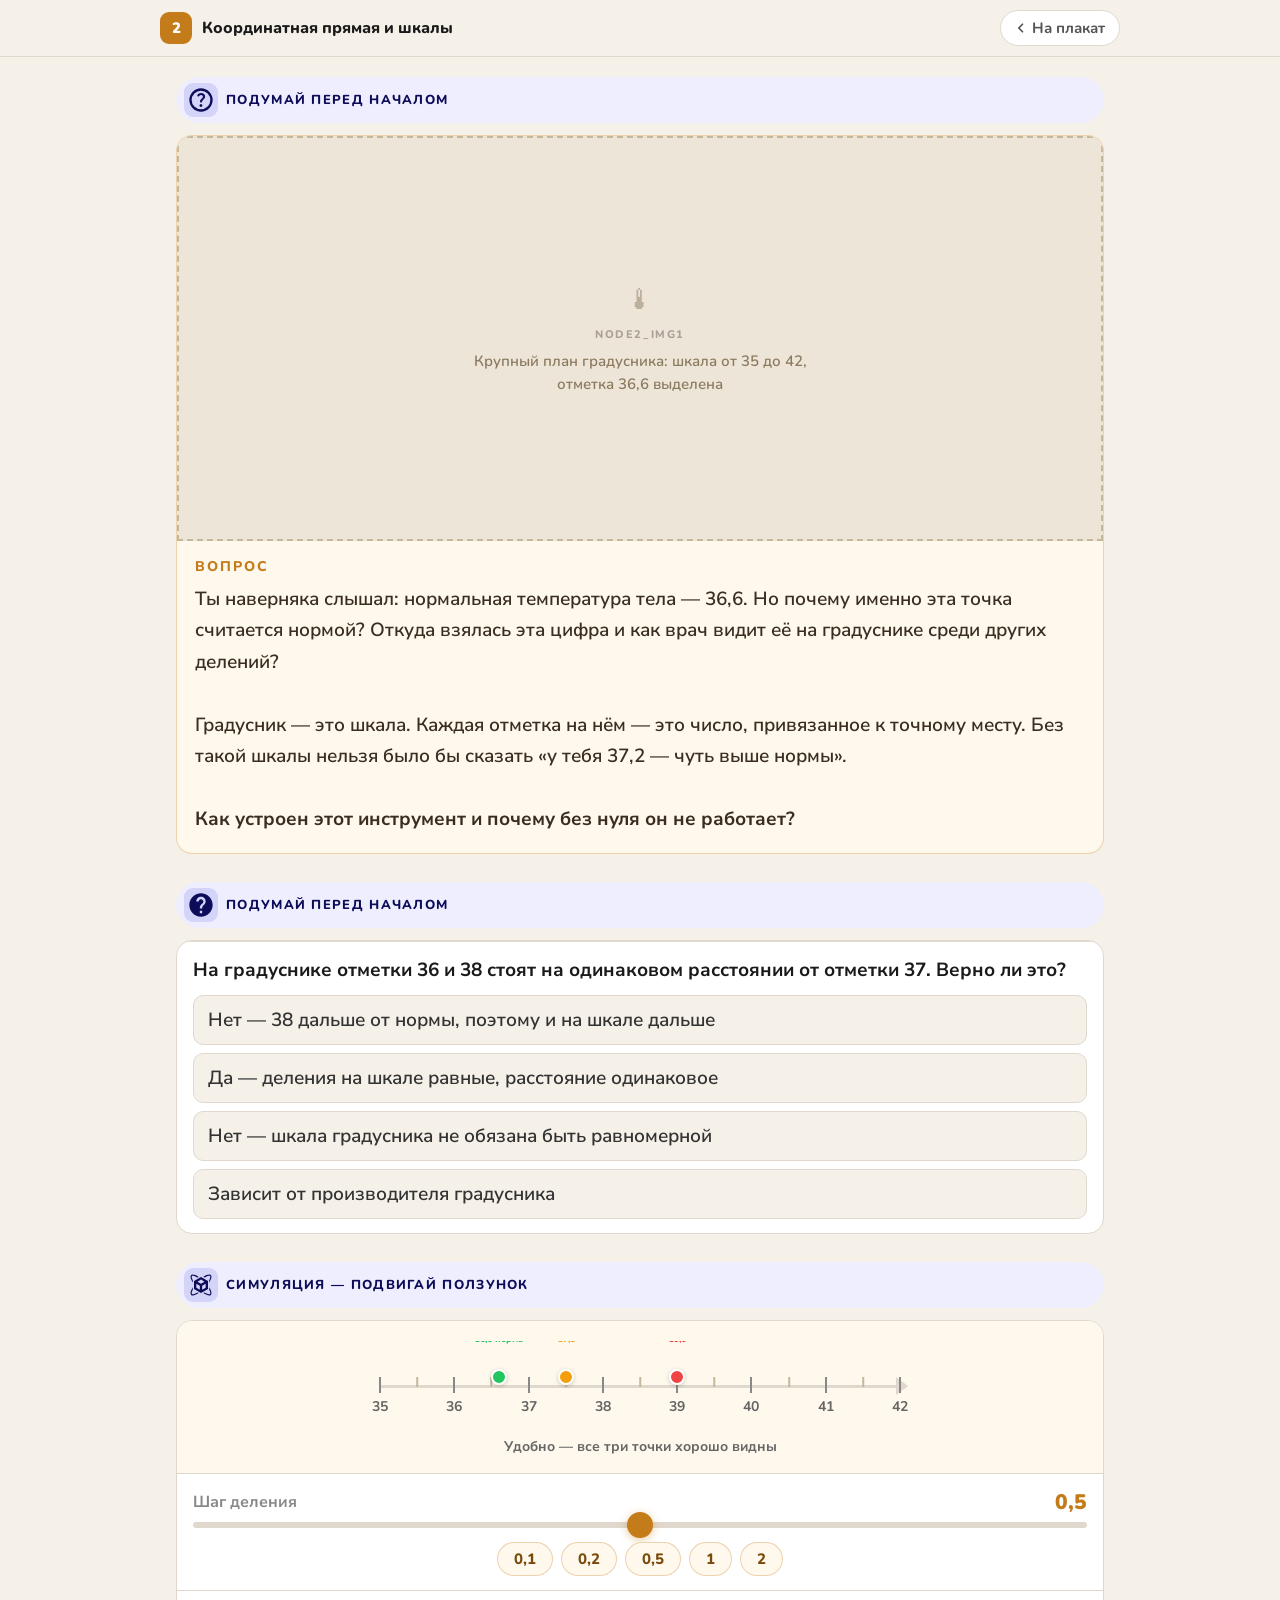
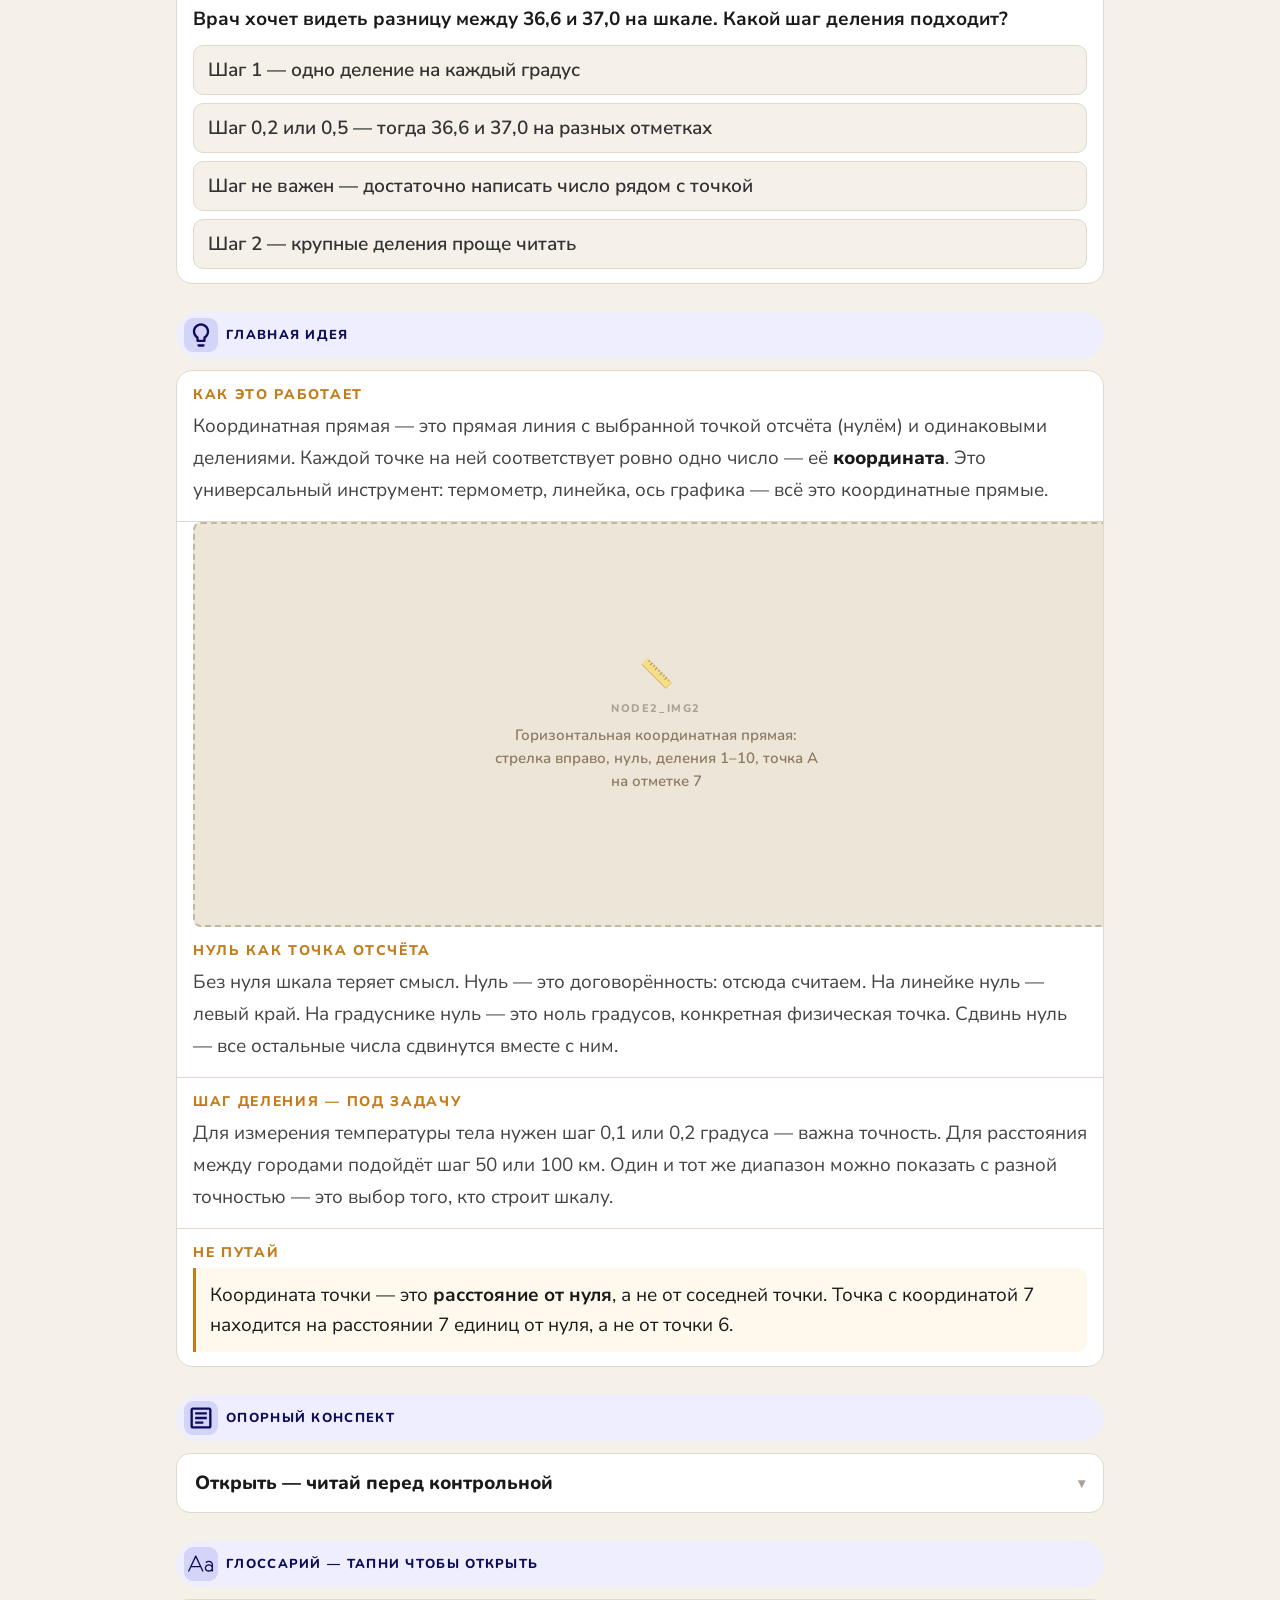
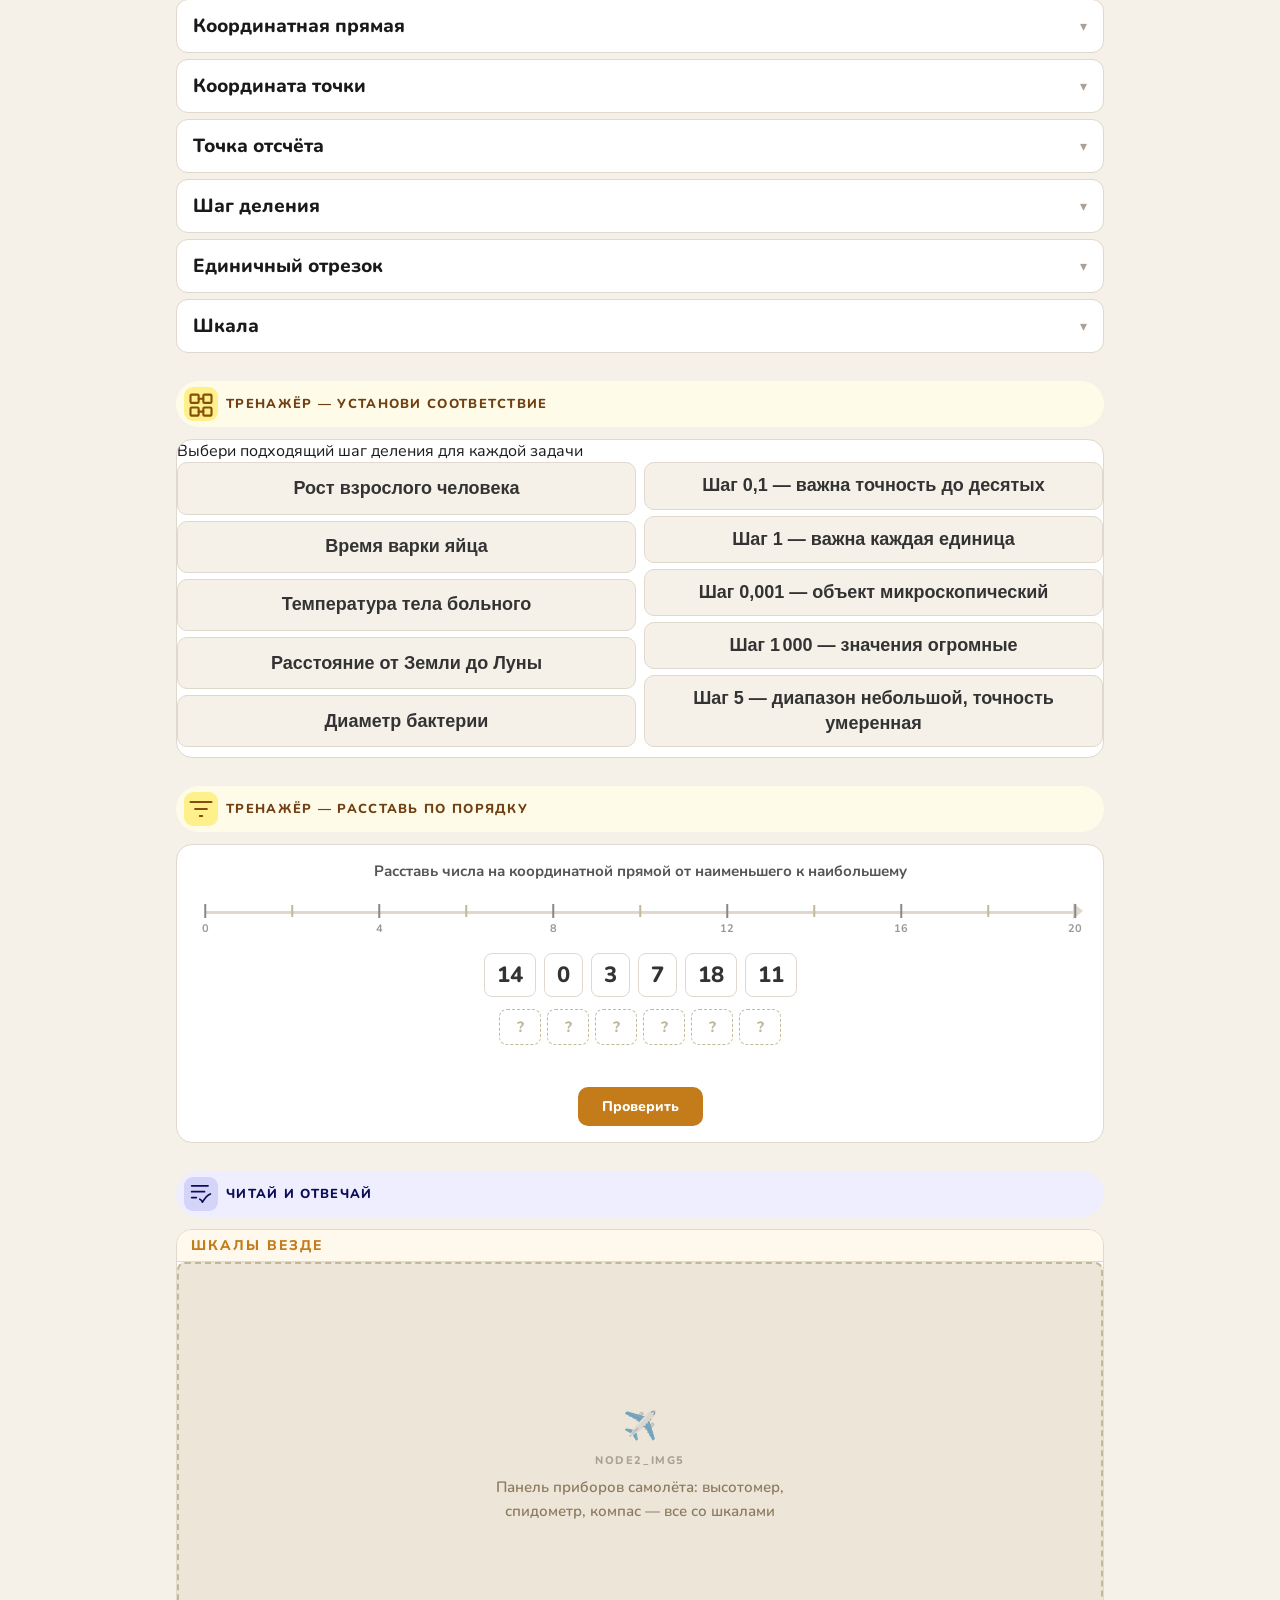
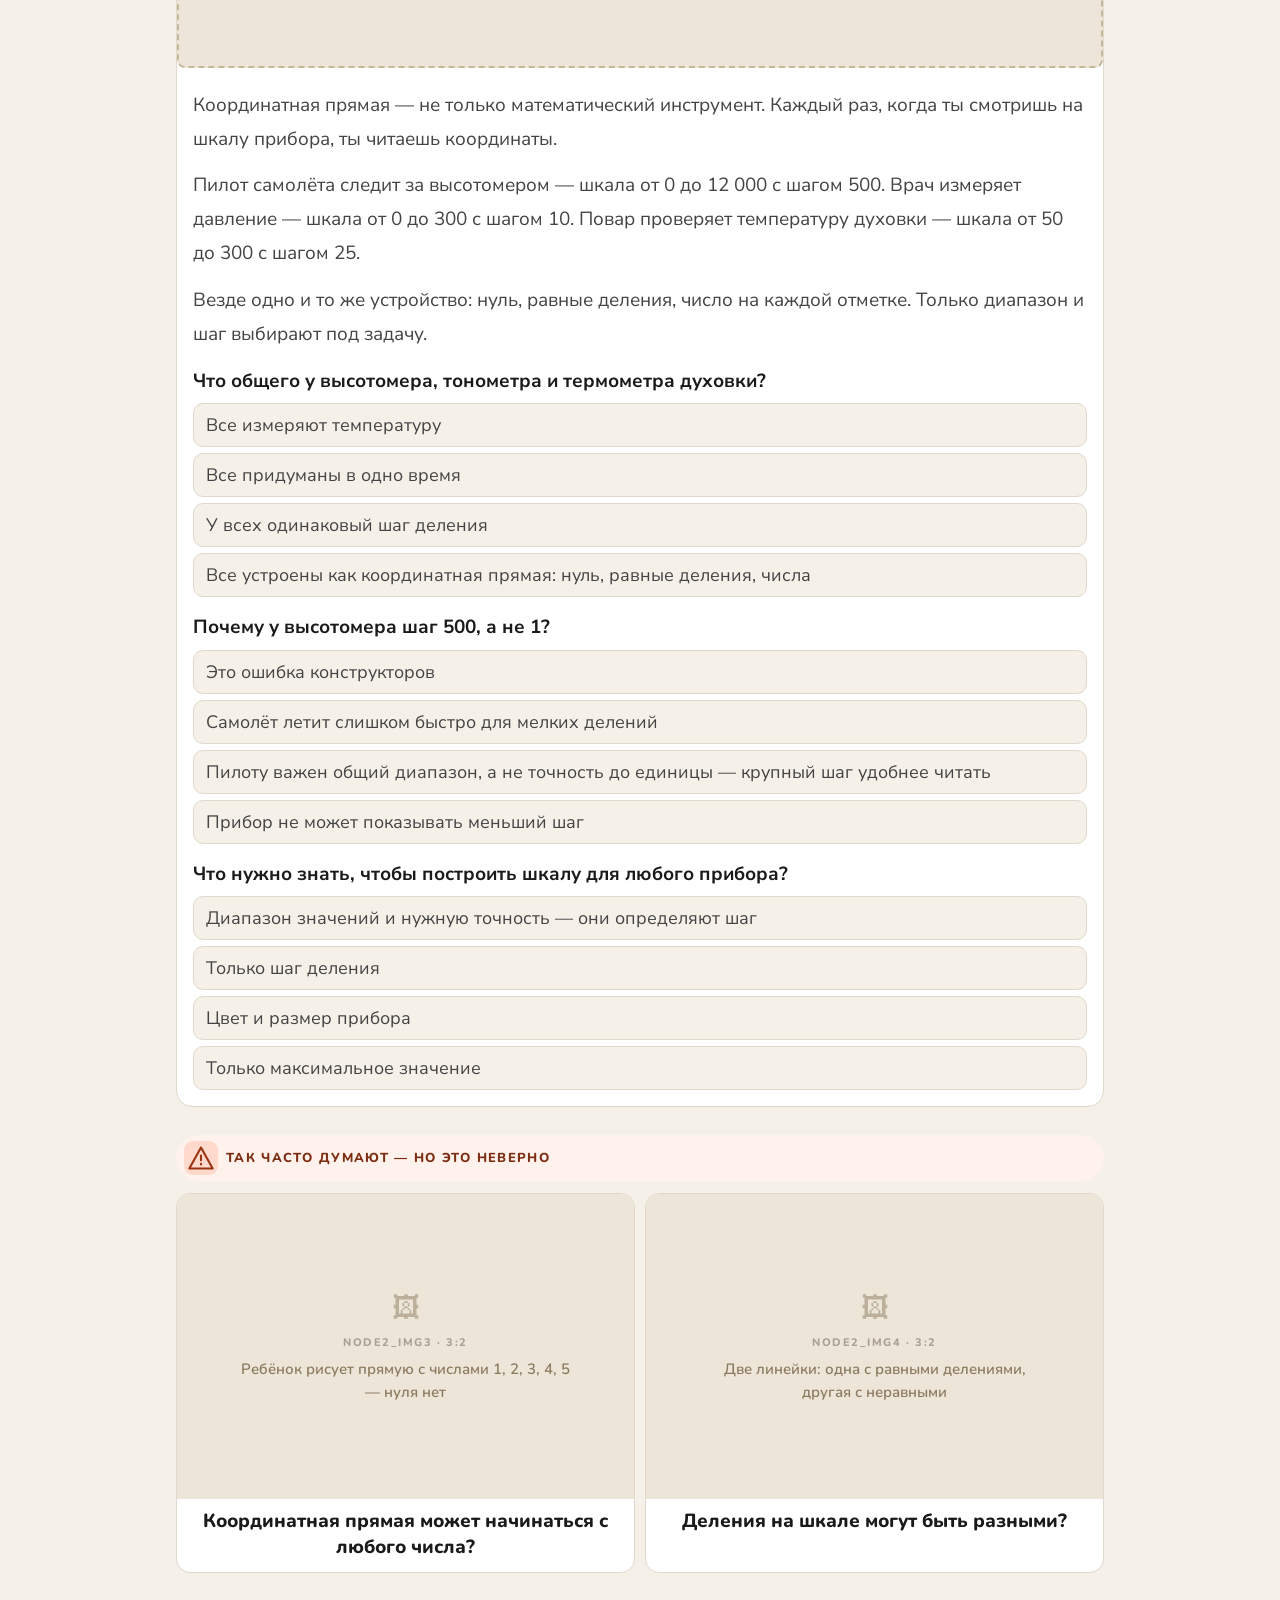
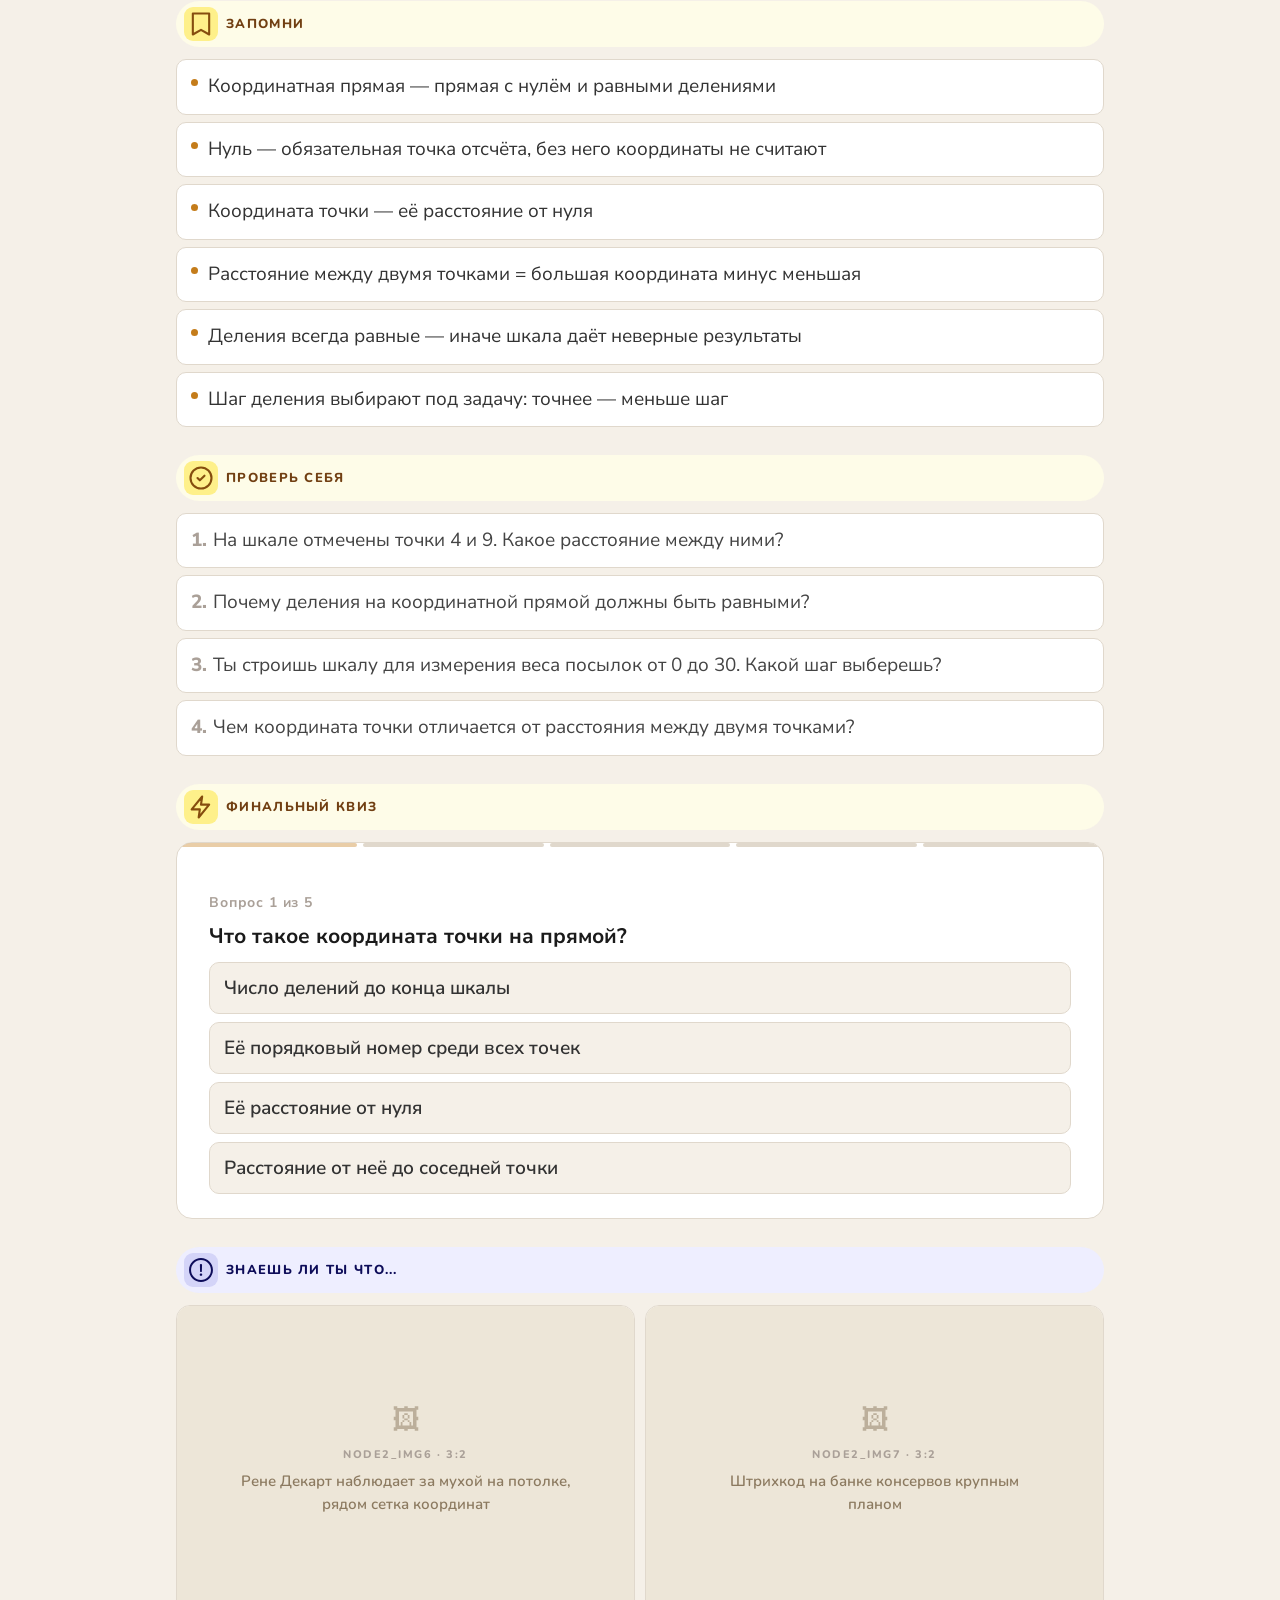
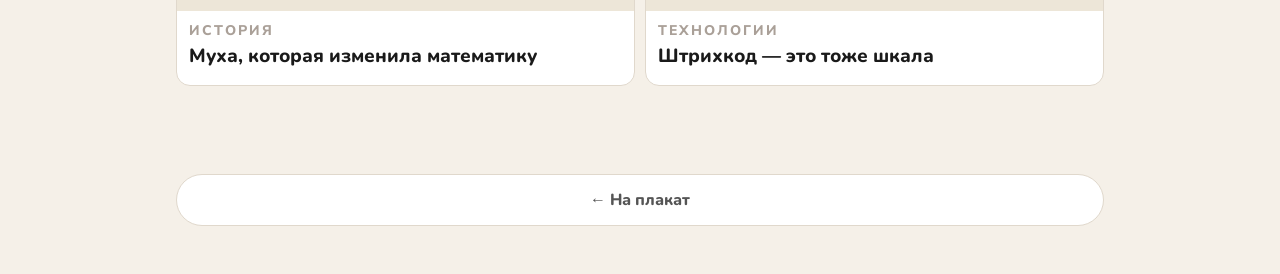
<file: block1/node2.html>
<!DOCTYPE html>
<html lang="ru">
<head>
  <meta charset="UTF-8">
  <meta name="viewport" content="width=device-width, initial-scale=1.0, maximum-scale=1.0">
  <title>Узел 2 · Координатная прямая и шкалы</title>
  <link rel="stylesheet" href="../shared.css">
  <style>
    /* Симуляция — шкала градусника */
    .thermo-wrap {
      padding: 8px 0 4px;
      overflow-x: auto;
    }
    .thermo-scale {
      position: relative;
      height: 80px;
      min-width: 280px;
      margin: 0 auto;
      max-width: 560px;
    }
    .thermo-line {
      position: absolute;
      left: 20px; right: 20px;
      top: 36px;
      height: 3px;
      background: #E0D8CC;
      border-radius: 2px;
    }
    .thermo-arrow {
      position: absolute;
      right: 12px;
      top: 28px;
      width: 0; height: 0;
      border-top: 9px solid transparent;
      border-bottom: 9px solid transparent;
      border-left: 12px solid #E0D8CC;
    }
    .thermo-ticks { position: absolute; left: 20px; right: 20px; top: 0; bottom: 0; }
    .thermo-tick {
      position: absolute;
      top: 28px;
      width: 1.5px;
      background: #C4B89A;
      transform: translateX(-50%);
    }
    .thermo-tick.major { background: #888; width: 2px; }
    .thermo-tick-label {
      position: absolute;
      top: 48px;
      font-family: var(--font-main);
      font-size: 11px;
      font-weight: 700;
      color: #666;
      transform: translateX(-50%);
      white-space: nowrap;
    }
    .thermo-point {
      position: absolute;
      top: 20px;
      width: 16px; height: 16px;
      border-radius: 50%;
      transform: translateX(-50%);
      border: 2.5px solid #fff;
      box-shadow: 0 1px 4px rgba(0,0,0,0.2);
    }
    .thermo-point-label {
      position: absolute;
      top: 2px;
      font-family: var(--font-main);
      font-size: 10px;
      font-weight: 800;
      white-space: nowrap;
      transform: translateX(-50%);
    }
    .thermo-status {
      text-align: center;
      font-size: 14px;
      font-weight: 700;
      color: #666;
      min-height: 20px;
      margin-top: 4px;
      padding: 0 16px;
    }
    .thermo-status.warn { color: #C47C1A; }

    /* Sort */
    .sort-wrap { padding: 16px; }
    .sort-header { font-size: 15px; font-weight: 700; color: #555; margin-bottom: 10px; text-align: center; }
    .sort-number-line {
      position: relative;
      height: 48px;
      margin-bottom: 14px;
    }
    .sort-nl-line {
      position: absolute;
      left: 12px; right: 12px;
      top: 20px; height: 3px;
      background: #E0D8CC; border-radius: 2px;
    }
    .sort-nl-arrow {
      position: absolute; right: 4px; top: 12px;
      width: 0; height: 0;
      border-top: 8px solid transparent;
      border-bottom: 8px solid transparent;
      border-left: 10px solid #E0D8CC;
    }
    .sort-nl-ticks { position: absolute; left: 12px; right: 12px; top: 0; bottom: 0; }
    .sort-nl-tick {
      position: absolute; top: 14px;
      width: 1.5px; height: 12px;
      background: #C4B89A;
      transform: translateX(-50%);
    }
    .sort-nl-tick.major { background: #888; height: 14px; top: 13px; }
    .sort-nl-label {
      position: absolute; top: 30px;
      font-family: var(--font-main); font-size: 11px; font-weight: 700;
      color: #999; transform: translateX(-50%);
    }
    .sort-bank {
      display: flex; gap: 8px; flex-wrap: wrap;
      justify-content: center; margin-bottom: 10px;
    }
    .sort-chip {
      background: #fff; border: 1.5px solid #E0D8CC;
      border-radius: 8px; padding: 6px 12px;
      font-family: var(--font-main); font-size: 16px; font-weight: 800;
      color: #333; cursor: pointer;
      -webkit-tap-highlight-color: transparent;
      transition: border-color 0.15s, background 0.15s;
    }
    .sort-chip:active { transform: scale(0.95); }
    .sort-chip.sel { border-color: #C47C1A; background: #FFF8ED; color: #C47C1A; }
    .sort-chip.placed { opacity: 0.3; pointer-events: none; }
    .sort-result {
      display: flex; gap: 6px; flex-wrap: wrap;
      justify-content: center; margin-bottom: 10px; min-height: 40px;
      align-items: center;
    }
    .sort-slot {
      width: 42px; height: 36px;
      border: 1.5px dashed #C4B89A;
      border-radius: 8px;
      display: flex; align-items: center; justify-content: center;
      font-family: var(--font-main); font-size: 15px; font-weight: 800;
      color: #C47C1A; background: #FFF8ED;
      cursor: pointer;
      -webkit-tap-highlight-color: transparent;
    }
    .sort-slot.empty { color: #C4B89A; background: transparent; }
    .sort-slot.correct { border-color: #22C55E; background: #ECFDF5; color: #166534; }
    .sort-slot.wrong   { border-color: #F87171; background: #FEF2F2; color: #991B1B; }
    .sort-fb { text-align: center; font-size: 14px; font-weight: 700; color: #AAA098; min-height: 20px; }
    .sort-check-btn {
      display: block; margin: 10px auto 0;
      background: #C47C1A; color: #fff;
      border: none; border-radius: 10px;
      padding: 10px 24px;
      font-family: var(--font-main); font-size: 14px; font-weight: 800;
      cursor: pointer; -webkit-tap-highlight-color: transparent;
    }
    .sort-reset-btn {
      display: none; margin: 8px auto 0;
      background: #fff; color: #666;
      border: 1.5px solid #E0D8CC; border-radius: 10px;
      padding: 8px 20px;
      font-family: var(--font-main); font-size: 13px; font-weight: 700;
      cursor: pointer; -webkit-tap-highlight-color: transparent;
    }

    @media (min-width: 600px) {
      .thermo-tick-label { font-size: clamp(11px,1.7vw,14px); }
      .sort-chip { font-size: clamp(16px,2.5vw,22px); }
    }
  </style>
</head>
<body>

<div class="topbar">
  <div class="topbar-inner">
    <div class="topbar-badge">2</div>
    <div class="topbar-title">Координатная прямая и шкалы</div>
    <a href="index.html" class="topbar-back">
      <svg width="12" height="12" viewBox="0 0 16 16" fill="none"><path d="M10 3L5 8L10 13" stroke="currentColor" stroke-width="2.2" stroke-linecap="round" stroke-linejoin="round"/></svg>
      На плакат
    </a>
  </div>
</div>

<div class="page">
<div class="col">

  <!-- 1. HOOK -->
  <div class="sec">
    <div class="sec-title"><div class="sec-pill sp-learn"><div class="sec-pill-icon"><svg width="28" height="28" viewBox="0 0 24 24" fill="#0D0C59"><path d="M11.95 18q.525 0 .888-.363t.362-.887t-.362-.888t-.888-.362t-.887.363t-.363.887t.363.888t.887.362m.05 4q-2.075 0-3.9-.788t-3.175-2.137T2.788 15.9T2 12t.788-3.9t2.137-3.175T8.1 2.788T12 2t3.9.788t3.175 2.137T21.213 8.1T22 12t-.788 3.9t-2.137 3.175t-3.175 2.138T12 22m0-2q3.35 0 5.675-2.325T20 12t-2.325-5.675T12 4T6.325 6.325T4 12t2.325 5.675T12 20m.1-12.3q.625 0 1.088.4t.462 1q0 .55-.337.975t-.763.8q-.575.5-1.012 1.1t-.438 1.35q0 .35.263.588t.612.237q.375 0 .638-.25t.337-.625q.1-.525.45-.937t.75-.788q.575-.55.988-1.2t.412-1.45q0-1.275-1.037-2.087T12.1 6q-.95 0-1.812.4T8.975 7.625q-.175.3-.112.638t.337.512q.35.2.725.125t.625-.425q.275-.375.688-.575t.862-.2"/></svg></div><span class="sec-pill-text">Подумай перед началом</span></div></div>
    <div class="hook-card">
      <div class="img-placeholder img-ph-16-7">
        <div class="img-placeholder-icon">🌡</div>
        <div class="img-placeholder-id">node2_img1</div>
        <div class="img-placeholder-desc">Крупный план градусника: шкала от 35 до 42, отметка 36,6 выделена</div>
      </div>
      <div class="hook-text-wrap">
        <div class="hook-label">Вопрос</div>
        <div class="hook-text">Ты наверняка слышал: нормальная температура тела — 36,6. Но почему именно эта точка считается нормой? Откуда взялась эта цифра и как врач видит её на градуснике среди других делений?<br><br>Градусник — это шкала. Каждая отметка на нём — это число, привязанное к точному месту. Без такой шкалы нельзя было бы сказать «у тебя 37,2 — чуть выше нормы».<br><br><strong>Как устроен этот инструмент и почему без нуля он не работает?</strong></div>
      </div>
    </div>
  </div>

  <!-- 2. ЧЕК-ВОПРОС ДО СИМУЛЯЦИИ -->
  <div class="sec">
    <div class="sec-title"><div class="sec-pill sp-learn"><div class="sec-pill-icon"><svg width="28" height="28" viewBox="0 0 24 24" fill="#0D0C59"><path d="M12 2C6.48 2 2 6.48 2 12s4.48 10 10 10 10-4.48 10-10S17.52 2 12 2m1 17h-2v-2h2zm2.07-7.75-.9.92C13.45 12.9 13 13.5 13 15h-2v-.5c0-1.1.45-2.1 1.17-2.83l1.24-1.26c.37-.36.59-.86.59-1.41 0-1.1-.9-2-2-2s-2 .9-2 2H8c0-2.21 1.79-4 4-4s4 1.79 4 4c0 .88-.36 1.68-.93 2.25"/></svg></div><span class="sec-pill-text">Подумай перед началом</span></div></div>
    <div class="card">
      <div class="check-wrap">
        <div class="check-q">На градуснике отметки 36 и 38 стоят на одинаковом расстоянии от отметки 37. Верно ли это?</div>
        <div class="check-opts" id="preCheckOpts"></div>
        <div class="check-fb" id="preCheckFb"></div>
      </div>
    </div>
  </div>

  <!-- 3. СИМУЛЯЦИЯ -->
  <div class="sec">
    <div class="sec-title"><div class="sec-pill sp-learn"><div class="sec-pill-icon"><svg width="28" height="28" viewBox="0 0 512 512" fill="#0D0C59"><path fill-rule="evenodd" d="M421.935 90.066c2.286 2.287 5.356 7.973 4.013 21.398c-1.323 13.221-6.731 30.687-16.845 51.505a306 306 0 0 1-3.77 7.492v42.31c39.823-61.993 54.037-115.44 31.687-137.79c-22.529-22.528-76.652-7.907-139.277 32.646l20.879 12.054c10.535-6.46 20.717-12.073 30.411-16.783c20.817-10.114 38.283-15.522 51.504-16.845c13.425-1.343 19.112 1.727 21.398 4.013M405.333 341.54v-42.31c39.823 61.993 54.037 115.44 31.687 137.79c-22.536 22.536-76.689 7.897-139.341-32.687l20.877-12.053c10.559 6.477 20.763 12.104 30.477 16.823c20.817 10.114 38.283 15.522 51.505 16.845c13.424 1.343 19.111-1.727 21.397-4.013c2.287-2.287 5.357-7.973 4.013-21.398c-1.322-13.221-6.73-30.687-16.845-51.505a306 306 0 0 0-3.77-7.492m-211.888 50.74l20.876 12.053c-62.651 40.584-116.804 55.223-139.34 32.687c-22.35-22.35-8.136-75.795 31.686-137.788v42.31a309 309 0 0 0-3.769 7.49c-10.114 20.818-15.522 38.284-16.845 51.505c-1.343 13.425 1.727 19.111 4.013 21.398c2.287 2.286 7.973 5.356 21.398 4.013c13.221-1.323 30.687-6.731 51.505-16.845c9.713-4.719 19.917-10.346 30.476-16.823M74.981 74.981c-22.35 22.35-8.136 75.795 31.686 137.788v-42.311a308 308 0 0 1-3.769-7.489c-10.114-20.818-15.522-38.284-16.845-51.505c-1.343-13.425 1.727-19.111 4.013-21.398c2.287-2.286 7.973-5.356 21.398-4.013c13.221 1.323 30.687 6.73 51.505 16.845c9.693 4.709 19.874 10.322 30.41 16.782l20.878-12.054C151.633 67.074 97.51 52.453 74.981 74.981M256 108.16l128 73.901v147.801l-128 73.901l-128-73.901V182.06zm85.333 123.132v73.937l-64 36.95v-73.937zm-106.666 36.95v73.937l-64-36.95v-73.937zM256 231.291l-63.969-36.933L256 157.426l63.969 36.932z" clip-rule="evenodd"/></svg></div><span class="sec-pill-text">Симуляция — подвигай ползунок</span></div></div>
    <div class="card">
      <div class="sim-top">
        <div class="thermo-wrap">
          <div class="thermo-scale" id="thermoScale">
            <div class="thermo-line"></div>
            <div class="thermo-arrow"></div>
            <div class="thermo-ticks" id="thermoTicks"></div>
          </div>
        </div>
        <div class="thermo-status" id="thermoStatus"></div>
      </div>
      <div class="sliders">
        <div class="slider-row">
          <div class="slider-lbl">
            <span class="slider-lbl-t">Шаг деления</span>
            <span class="slider-val" id="stepVal">0.5</span>
          </div>
          <input type="range" id="stepSlider" min="0" max="4" value="2" step="1" oninput="updateSim(this.value)">
        </div>
      </div>
      <div class="presets">
        <button class="preset-btn" onclick="setStep(0)">0,1</button>
        <button class="preset-btn" onclick="setStep(1)">0,2</button>
        <button class="preset-btn" onclick="setStep(2)">0,5</button>
        <button class="preset-btn" onclick="setStep(3)">1</button>
        <button class="preset-btn" onclick="setStep(4)">2</button>
      </div>
      <div class="check-wrap">
        <div class="check-q">Врач хочет видеть разницу между 36,6 и 37,0 на шкале. Какой шаг деления подходит?</div>
        <div class="check-opts" id="checkOpts"></div>
        <div class="check-fb" id="checkFb"></div>
      </div>
    </div>
  </div>

  <!-- 4. ОБЪЯСНЕНИЕ -->
  <div class="sec">
    <div class="sec-title"><div class="sec-pill sp-learn"><div class="sec-pill-icon"><svg width="28" height="28" viewBox="0 0 24 24" fill="#0D0C59"><path d="M9 21c0 .55.45 1 1 1h4c.55 0 1-.45 1-1v-1H9zm3-19C8.14 2 5 5.14 5 9c0 2.38 1.19 4.47 3 5.74V17c0 .55.45 1 1 1h6c.55 0 1-.45 1-1v-2.26c1.81-1.27 3-3.36 3-5.74c0-3.86-3.14-7-7-7m2.85 11.1l-.85.6V16h-4v-2.3l-.85-.6A5 5 0 0 1 7 9c0-2.76 2.24-5 5-5s5 2.24 5 5c0 1.63-.8 3.16-2.15 4.1"/></svg></div><span class="sec-pill-text">Главная идея</span></div></div>
    <div class="card">
      <div class="expl-block">
        <div class="expl-lbl">Как это работает</div>
        <div class="expl-t">Координатная прямая — это прямая линия с выбранной точкой отсчёта (нулём) и одинаковыми делениями. Каждой точке на ней соответствует ровно одно число — её <strong>координата</strong>. Это универсальный инструмент: термометр, линейка, ось графика — всё это координатные прямые.</div>
      </div>
      <div class="img-placeholder img-ph-16-7" style="margin:0 16px 0;border-radius:8px;">
        <div class="img-placeholder-icon">📏</div>
        <div class="img-placeholder-id">node2_img2</div>
        <div class="img-placeholder-desc">Горизонтальная координатная прямая: стрелка вправо, нуль, деления 1–10, точка A на отметке 7</div>
      </div>
      <div class="expl-block">
        <div class="expl-lbl">Нуль как точка отсчёта</div>
        <div class="expl-t">Без нуля шкала теряет смысл. Нуль — это договорённость: отсюда считаем. На линейке нуль — левый край. На градуснике нуль — это ноль градусов, конкретная физическая точка. Сдвинь нуль — все остальные числа сдвинутся вместе с ним.</div>
      </div>
      <div class="expl-block">
        <div class="expl-lbl">Шаг деления — под задачу</div>
        <div class="expl-t">Для измерения температуры тела нужен шаг 0,1 или 0,2 градуса — важна точность. Для расстояния между городами подойдёт шаг 50 или 100 км. Один и тот же диапазон можно показать с разной точностью — это выбор того, кто строит шкалу.</div>
      </div>
      <div class="expl-block">
        <div class="expl-lbl">Не путай</div>
        <div class="expl-alert">Координата точки — это <strong>расстояние от нуля</strong>, а не от соседней точки. Точка с координатой 7 находится на расстоянии 7 единиц от нуля, а не от точки 6.</div>
      </div>
    </div>
  </div>

  <!-- 5. ОПОРНЫЙ КОНСПЕКТ -->
  <div class="sec">
    <div class="sec-title"><div class="sec-pill sp-learn"><div class="sec-pill-icon"><svg width="28" height="28" viewBox="0 0 24 24" fill="#0D0C59"><path d="M5 3c-1.11 0-2 .89-2 2v14c0 1.11.89 2 2 2h14c1.11 0 2-.89 2-2V5c0-1.11-.89-2-2-2zm0 2h14v14H5zm2 2v2h10V7zm0 4v2h10v-2zm0 4v2h7v-2z"/></svg></div><span class="sec-pill-text">Опорный конспект</span></div></div>
    <button class="cs-toggle" id="csToggle" onclick="toggleCS()">
      <span>Открыть — читай перед контрольной</span>
      <span class="cs-toggle-icon">&#9662;</span>
    </button>
    <div class="cs-body card" id="csBody">
      <div class="cs-block">
        <div class="cs-lbl">Что это</div>
        <div class="cs-text">Координатная прямая — прямая линия с точкой отсчёта (нулём) и равными делениями. Каждой точке соответствует одно число — её координата.</div>
      </div>
      <div class="cs-block">
        <div class="cs-lbl">Главные факты</div>
        <div class="cs-list">
          <div class="cs-item">Нуль — точка отсчёта, обязательный элемент координатной прямой</div>
          <div class="cs-item">Деления всегда равные — иначе шкала даёт неверные результаты</div>
          <div class="cs-item">Координата точки — её расстояние от нуля, не от соседней точки</div>
          <div class="cs-item">Расстояние между двумя точками: большая координата минус меньшая</div>
          <div class="cs-item">Шаг деления выбирают под задачу: точнее — меньше шаг</div>
          <div class="cs-item">Координатную прямую придумал Рене Декарт в XVII веке</div>
        </div>
      </div>
      <div class="cs-block">
        <div class="cs-lbl">Не путать</div>
        <div class="cs-confusion">
          <div class="cs-conf-row">
            <div class="cs-conf-wrong">«Координатная прямая может начинаться с любого числа» — неверно</div>
            <div class="cs-conf-right">Всегда начинается с нуля. Шкала на графике может начинаться с другого числа, но это сокращённая ось, не координатная прямая.</div>
          </div>
          <div class="cs-conf-row">
            <div class="cs-conf-wrong">«Координата — расстояние до соседней точки» — неверно</div>
            <div class="cs-conf-right">Координата — расстояние от нуля. Точка 7 стоит на расстоянии 7 единиц от нуля.</div>
          </div>
        </div>
      </div>
      <div class="cs-block">
        <div class="cs-lbl">Приём для запоминания</div>
        <div class="cs-hint">Расстояние между точками 3 и 8: вычти меньшую из большей — 8 − 3 = 5.</div>
      </div>
    </div>
  </div>

  <!-- 6. ГЛОССАРИЙ -->
  <div class="sec">
    <div class="sec-title"><div class="sec-pill sp-learn"><div class="sec-pill-icon"><svg width="28" height="28" viewBox="0 0 256 256" fill="#0D0C59"><path d="M85.43 53.45a6 6 0 0 0-10.86 0l-64 136a6 6 0 1 0 10.86 5.11L38.63 158h82.74l17.2 36.55a6 6 0 1 0 10.86-5.11ZM44.28 146L80 70.09L115.72 146ZM200 98c-12.21 0-21.71 3.28-28.23 9.74a6 6 0 0 0 8.46 8.52c4.18-4.15 10.84-6.26 19.77-6.26c14.34 0 26 9.87 26 22v7.24a40.36 40.36 0 0 0-26-9.24c-20.95 0-38 15.25-38 34s17.05 34 38 34a40.36 40.36 0 0 0 26-9.24V192a6 6 0 0 0 12 0v-60c0-18.75-17-34-38-34m0 88c-14.34 0-26-9.87-26-22s11.66-22 26-22s26 9.87 26 22s-11.66 22-26 22"/></svg></div><span class="sec-pill-text">Глоссарий — тапни чтобы открыть</span></div></div>
    <div class="gloss-list" id="glossList"></div>
  </div>

  <!-- 7. ТРЕНАЖЁР — MATCH -->
  <div class="sec">
    <div class="sec-title"><div class="sec-pill sp-train"><div class="sec-pill-icon"><svg width="28" height="28" viewBox="0 0 24 24" fill="none" stroke="#854D0E" stroke-width="1.8" stroke-linecap="round" stroke-linejoin="round"><rect x="3" y="4" width="7" height="7" rx="1"/><rect x="14" y="4" width="7" height="7" rx="1"/><rect x="3" y="15" width="7" height="7" rx="1"/><rect x="14" y="15" width="7" height="7" rx="1"/><path d="M10 7.5h4M10 18.5h4"/></svg></div><span class="sec-pill-text">Тренажёр — установи соответствие</span></div></div>
    <div class="card">
      <div class="match-wrap">
        <div class="match-header">Выбери подходящий шаг деления для каждой задачи</div>
        <div class="match-cols" id="matchCols">
          <div class="match-col" id="matchLeft"></div>
          <div class="match-col" id="matchRight"></div>
        </div>
        <div class="match-score" id="matchScore"></div>
        <button class="match-reset" id="matchReset" onclick="initMatch()">Ещё раз</button>
      </div>
    </div>
  </div>

  <!-- 8. ТРЕНАЖЁР — SORT -->
  <div class="sec">
    <div class="sec-title"><div class="sec-pill sp-train"><div class="sec-pill-icon"><svg width="28" height="28" viewBox="0 0 24 24" fill="none" stroke="#854D0E" stroke-width="1.8" stroke-linecap="round" stroke-linejoin="round"><path d="M3 6h18M7 12h10M11 18h2"/></svg></div><span class="sec-pill-text">Тренажёр — расставь по порядку</span></div></div>
    <div class="card">
      <div class="sort-wrap">
        <div class="sort-header">Расставь числа на координатной прямой от наименьшего к наибольшему</div>
        <div class="sort-number-line">
          <div class="sort-nl-line"></div>
          <div class="sort-nl-arrow"></div>
          <div class="sort-nl-ticks" id="sortNlTicks"></div>
        </div>
        <div class="sort-bank" id="sortBank"></div>
        <div class="sort-result" id="sortResult"></div>
        <div class="sort-fb" id="sortFb"></div>
        <button class="sort-check-btn" id="sortCheckBtn" onclick="sortCheck()">Проверить</button>
        <button class="sort-reset-btn" id="sortResetBtn" onclick="initSort()">Ещё раз</button>
      </div>
    </div>
  </div>

  <!-- 9. ЧТЕНИЕ -->
  <div class="sec">
    <div class="sec-title"><div class="sec-pill sp-learn"><div class="sec-pill-icon"><svg width="28" height="28" viewBox="0 0 24 24" fill="none" stroke="#0D0C59" stroke-linecap="round" stroke-width="1.5"><path stroke-linejoin="round" d="M11 16.5s1.5.5 2.25 2.5c0 0 3.573-5.833 6.75-7"/><path d="M4 5h14M4 10h11M4 15h4"/></svg></div><span class="sec-pill-text">Читай и отвечай</span></div></div>
    <div class="card">
      <div class="read-tag">Шкалы везде</div>
      <div class="img-placeholder img-ph-16-7" style="border-radius:8px;margin-bottom:4px;">
        <div class="img-placeholder-icon">✈️</div>
        <div class="img-placeholder-id">node2_img5</div>
        <div class="img-placeholder-desc">Панель приборов самолёта: высотомер, спидометр, компас — все со шкалами</div>
      </div>
      <div class="read-text">
        <p>Координатная прямая — не только математический инструмент. Каждый раз, когда ты смотришь на шкалу прибора, ты читаешь координаты.</p>
        <p>Пилот самолёта следит за высотомером — шкала от 0 до 12 000 с шагом 500. Врач измеряет давление — шкала от 0 до 300 с шагом 10. Повар проверяет температуру духовки — шкала от 50 до 300 с шагом 25.</p>
        <p>Везде одно и то же устройство: нуль, равные деления, число на каждой отметке. Только диапазон и шаг выбирают под задачу.</p>
      </div>
      <div class="read-qs" id="readQs"></div>
    </div>
  </div>

  <!-- 10. MISCONCEPTIONS -->
  <div class="sec">
    <div class="sec-title"><div class="sec-pill sp-err"><div class="sec-pill-icon"><svg width="28" height="28" viewBox="0 0 24 24" fill="none" stroke="#9A3412" stroke-width="1.8" stroke-linecap="round" stroke-linejoin="round"><path d="M12 3L2 21h20L12 3z"/><path d="M12 10v4M12 17v.5"/></svg></div><span class="sec-pill-text">Так часто думают — но это неверно</span></div></div>
    <div class="misc-grid" id="miscGrid"></div>
    <div class="misc-panel" id="miscPanel"></div>
  </div>

  <!-- 11. ЗАПОМНИ -->
  <div class="sec">
    <div class="sec-title"><div class="sec-pill sp-train"><div class="sec-pill-icon"><svg width="28" height="28" viewBox="0 0 24 24" fill="none" stroke="#854D0E" stroke-width="1.8" stroke-linecap="round" stroke-linejoin="round"><path d="M5 3v18l7-4 7 4V3H5z"/></svg></div><span class="sec-pill-text">Запомни</span></div></div>
    <div class="remember-list" id="rememberList"></div>
  </div>

  <!-- 12. ПРОВЕРЬ СЕБЯ -->
  <div class="sec">
    <div class="sec-title"><div class="sec-pill sp-train"><div class="sec-pill-icon"><svg width="28" height="28" viewBox="0 0 24 24" fill="none" stroke="#854D0E" stroke-width="1.8" stroke-linecap="round" stroke-linejoin="round"><circle cx="12" cy="12" r="9"/><path d="M9 12l2 2 4-4"/></svg></div><span class="sec-pill-text">Проверь себя</span></div></div>
    <div class="selfcheck-list" id="selfcheckList"></div>
  </div>

  <!-- 13. ФИНАЛЬНЫЙ КВИЗ -->
  <div class="sec">
    <div class="sec-title"><div class="sec-pill sp-train"><div class="sec-pill-icon"><svg width="28" height="28" viewBox="0 0 24 24" fill="none" stroke="#854D0E" stroke-width="1.8" stroke-linecap="round" stroke-linejoin="round"><path d="M13 3L4 14h7l-1 7 9-11h-7l1-7z"/></svg></div><span class="sec-pill-text">Финальный квиз</span></div></div>
    <div class="card">
      <div class="quiz-prog" id="qProg"></div>
      <div class="quiz-qw" id="qCard"></div>
    </div>
  </div>

  <!-- 14. DYK -->
  <div class="sec">
    <div class="sec-title"><div class="sec-pill sp-learn"><div class="sec-pill-icon"><svg width="28" height="28" viewBox="0 0 56 56" fill="#0D0C59"><path d="M28 51.906c13.055 0 23.906-10.828 23.906-23.906c0-13.055-10.875-23.906-23.93-23.906C14.899 4.094 4.095 14.945 4.095 28c0 13.078 10.828 23.906 23.906 23.906m0-3.984C16.937 47.922 8.1 39.062 8.1 28c0-11.04 8.813-19.922 19.876-19.922c11.039 0 19.921 8.883 19.945 19.922c.023 11.063-8.883 19.922-19.922 19.922m-.023-15.68c1.124 0 1.757-.633 1.78-1.851l.352-12.375c.024-1.196-.914-2.086-2.156-2.086c-1.266 0-2.156.867-2.133 2.062l.305 12.399c.023 1.195.68 1.851 1.852 1.851m0 7.617c1.335 0 2.53-1.078 2.53-2.437c0-1.383-1.171-2.438-2.53-2.438c-1.383 0-2.532 1.078-2.532 2.438c0 1.336 1.172 2.437 2.532 2.437"/></svg></div><span class="sec-pill-text">Знаешь ли ты что...</span></div></div>
    <div class="dyk-grid" id="dykGrid"></div>
    <div class="dyk-panel" id="dykPanel"></div>
  </div>

</div>
</div>

<div class="col bottom-back">
  <a href="index.html" class="back-to-poster">← На плакат</a>
</div>

<div class="finish-ov" id="finOv">
  <div class="finish-card">
    <div class="finish-score" id="finScore"></div>
    <div class="finish-btns">
      <a href="index.html" class="finish-btn finish-btn-pri">На плакат</a>
      <button class="finish-btn finish-btn-sec" onclick="finStay()">Остаться в теме</button>
    </div>
  </div>
</div>

<script src="../shared.js"></script>
<script>
  BLOCK_ID = 'math5_block1';

  /* ── Симуляция — шкала градусника ── */
  var STEPS = [0.1, 0.2, 0.5, 1, 2];
  var STEP_LABELS = ['0,1', '0,2', '0,5', '1', '2'];
  var STATUS_MSGS = [
    'Слишком много делений — шкала перегружена, трудно читать',
    'Много делений, все три точки различимы',
    'Удобно — все три точки хорошо видны',
    'Удобно, но 36,6 и 37,5 попадают между делениями',
    'Слишком крупно — 36,6 и 37,5 неразличимы'
  ];
  var POINTS = [
    { val: 36.6, color: '#22C55E', label: '36,6 норма' },
    { val: 37.5, color: '#F59E0B', label: '37,5' },
    { val: 39.0, color: '#EF4444', label: '39,0' }
  ];
  var MIN_T = 35, MAX_T = 42;

  function updateSim(idx) {
    idx = parseInt(idx, 10);
    document.getElementById('stepSlider').value = idx;
    var step = STEPS[idx];
    document.getElementById('stepVal').textContent = STEP_LABELS[idx];
    var statusEl = document.getElementById('thermoStatus');
    statusEl.textContent = STATUS_MSGS[idx];
    statusEl.className = 'thermo-status' + (idx === 0 || idx === 4 ? ' warn' : '');
    drawScale(step);
  }

  function setStep(idx) { updateSim(idx); }

  function drawScale(step) {
    var container = document.getElementById('thermoTicks');
    container.innerHTML = '';
    var scaleEl = document.getElementById('thermoScale');
    var W = scaleEl.offsetWidth - 40;
    if (W <= 0) { return; }
    var range = MAX_T - MIN_T;

    /* Тики */
    var t = MIN_T;
    while (t <= MAX_T + 0.001) {
      var pct = (t - MIN_T) / range;
      var x = Math.round(pct * W);
      var isMajor = Math.abs(Math.round(t) - t) < 0.001;
      var tick = document.createElement('div');
      tick.className = 'thermo-tick' + (isMajor ? ' major' : '');
      tick.style.left = x + 'px';
      tick.style.height = isMajor ? '16px' : '10px';
      container.appendChild(tick);
      if (isMajor) {
        var lbl = document.createElement('div');
        lbl.className = 'thermo-tick-label';
        lbl.style.left = x + 'px';
        lbl.textContent = Math.round(t);
        container.appendChild(lbl);
      }
      t = Math.round((t + step) * 100) / 100;
    }

    /* Точки */
    var i;
    for (i = 0; i < POINTS.length; i++) {
      var pt = POINTS[i];
      var px = Math.round((pt.val - MIN_T) / range * W);
      var dot = document.createElement('div');
      dot.className = 'thermo-point';
      dot.style.left = px + 'px';
      dot.style.background = pt.color;
      container.appendChild(dot);
      var ptLbl = document.createElement('div');
      ptLbl.className = 'thermo-point-label';
      ptLbl.style.left = px + 'px';
      ptLbl.style.top = '-16px';
      ptLbl.style.color = pt.color;
      ptLbl.style.fontSize = '9px';
      ptLbl.style.fontWeight = '800';
      ptLbl.style.fontFamily = 'var(--font-main)';
      ptLbl.textContent = pt.label;
      container.appendChild(ptLbl);
    }
  }

  /* ── Чек-вопрос до симуляции ── */
  var PRE_CHECK_OPTS = [
    { text: 'Да — деления на шкале равные, расстояние одинаковое', correct: true },
    { text: 'Нет — 38 дальше от нормы, поэтому и на шкале дальше', correct: false },
    { text: 'Нет — шкала градусника не обязана быть равномерной', correct: false },
    { text: 'Зависит от производителя градусника', correct: false }
  ];

  function initPreCheck() {
    var wrap = document.getElementById('preCheckOpts');
    var items = shuffleArr(PRE_CHECK_OPTS);
    var html = '';
    var i;
    for (i = 0; i < items.length; i++) {
      html += '<button class="check-opt" data-correct="' + items[i].correct + '" onclick="preChk(this)">' + items[i].text + '</button>';
    }
    wrap.innerHTML = html;
  }

  function preChk(btn) {
    var correct = btn.getAttribute('data-correct') === 'true';
    var fb   = document.getElementById('preCheckFb');
    var opts = document.getElementById('preCheckOpts').querySelectorAll('.check-opt');
    var i;
    if (correct) {
      preCheckAttempted = true;
      tryMarkDone();
      for (i = 0; i < opts.length; i++) { opts[i].style.pointerEvents = 'none'; }
      btn.classList.add('correct');
      fb.className = 'check-fb ok';
      fb.textContent = 'Верно. Деления на любой правильной шкале равные — иначе прибор врёт. Именно это мы сейчас и разберём.';
    } else {
      btn.classList.add('wrong');
      fb.className = 'check-fb err';
      fb.textContent = 'Шкала — не карта «опасности». Она показывает расстояние от нуля, а не от нормы. Деления всегда равные.';
      setTimeout(function() {
        btn.classList.remove('wrong');
        fb.className = 'check-fb';
        fb.textContent = '';
      }, TIMING.wrongHint);
    }
  }

  /* ── Чек-вопрос после симуляции ── */
  var CHECK_OPTS = [
    { text: 'Шаг 2 — крупные деления проще читать', correct: false },
    { text: 'Шаг 1 — одно деление на каждый градус', correct: false },
    { text: 'Шаг 0,2 или 0,5 — тогда 36,6 и 37,0 на разных отметках', correct: true },
    { text: 'Шаг не важен — достаточно написать число рядом с точкой', correct: false }
  ];

  function initCheck() {
    var wrap = document.getElementById('checkOpts');
    var items = shuffleArr(CHECK_OPTS);
    var html = '';
    var i;
    for (i = 0; i < items.length; i++) {
      html += '<button class="check-opt" data-correct="' + items[i].correct + '" onclick="chk(this)">' + items[i].text + '</button>';
    }
    wrap.innerHTML = html;
  }

  function chk(btn) {
    var correct = btn.getAttribute('data-correct') === 'true';
    var fb   = document.getElementById('checkFb');
    var opts = document.getElementById('checkOpts').querySelectorAll('.check-opt');
    var i;
    if (correct) {
      checkAnswered = true;
      tryMarkDone();
      for (i = 0; i < opts.length; i++) { opts[i].style.pointerEvents = 'none'; }
      btn.classList.add('correct');
      fb.className = 'check-fb ok';
      fb.textContent = 'Именно так. Разница между 36,6 и 37,0 — это 0,4 градуса. Чтобы её видеть, шаг должен быть меньше 0,4 — например, 0,2 или 0,5.';
    } else {
      btn.classList.add('wrong');
      fb.className = 'check-fb err';
      fb.textContent = 'Посчитай: разница между 36,6 и 37,0 — это 0,4 градуса. При шаге 1 обе точки попадут между делениями и их не различить.';
      setTimeout(function() {
        btn.classList.remove('wrong');
        fb.className = 'check-fb';
        fb.textContent = '';
      }, TIMING.wrongHint);
    }
  }

  /* ── Глоссарий ── */
  var GLOSSARY = [
    { term: 'Координатная прямая', def: 'Прямая линия с точкой отсчёта и равными делениями, каждой точке соответствует одно число.', example: 'Линейка, градусник, ось графика — всё это координатные прямые.' },
    { term: 'Координата точки', def: 'Число, показывающее расстояние точки от нуля.', example: 'Точка A стоит на отметке 7 — её координата равна 7.' },
    { term: 'Точка отсчёта', def: 'Нуль на шкале — точка, от которой считают все остальные координаты.', example: 'На линейке нуль — левый край. На градуснике нуль — ноль градусов.' },
    { term: 'Шаг деления', def: 'Расстояние между соседними отметками на шкале.', example: 'На градуснике шаг 0,1 или 0,2 градуса.' },
    { term: 'Единичный отрезок', def: 'Расстояние между соседними целыми числами на координатной прямой.', example: 'От 0 до 1, от 3 до 4 — каждый такой отрезок одинаковый.' },
    { term: 'Шкала', def: 'Система равных делений на координатной прямой.', example: 'Шкала градусника, шкала весов, шкала на карте.' }
  ];

  /* ── Match ── */
  var MATCH_PAIRS = [
    { l: 'Температура тела больного', r: 'Шаг 0,1 — важна точность до десятых', key: 0 },
    { l: 'Расстояние от Земли до Луны', r: 'Шаг 1\u202f000 — значения огромные', key: 1 },
    { l: 'Рост взрослого человека', r: 'Шаг 5 — диапазон небольшой, точность умеренная', key: 2 },
    { l: 'Время варки яйца', r: 'Шаг 1 — важна каждая единица', key: 3 },
    { l: 'Диаметр бактерии', r: 'Шаг 0,001 — объект микроскопический', key: 4 }
  ];

  var matchSel = null, matchDone = 0;

  function initMatch() {
    matchSel = null; matchDone = 0;
    document.getElementById('matchReset').style.display = 'none';
    document.getElementById('matchScore').innerHTML = '';
    var pairs  = shuffleArr(MATCH_PAIRS.slice());
    var rights = shuffleArr(MATCH_PAIRS.slice());
    var leftEl  = document.getElementById('matchLeft');
    var rightEl = document.getElementById('matchRight');
    leftEl.innerHTML = ''; rightEl.innerHTML = '';
    var i;
    for (i = 0; i < pairs.length; i++) {
      (function(p) {
        var b = document.createElement('button');
        b.className = 'match-item'; b.innerHTML = p.l;
        b.dataset.key = p.key; b.dataset.side = 'l';
        b.onclick = function() { matchTap(b); };
        leftEl.appendChild(b);
      })(pairs[i]);
    }
    for (i = 0; i < rights.length; i++) {
      (function(p) {
        var b = document.createElement('button');
        b.className = 'match-item'; b.innerHTML = p.r;
        b.dataset.key = p.key; b.dataset.side = 'r';
        b.onclick = function() { matchTap(b); };
        rightEl.appendChild(b);
      })(rights[i]);
    }
  }

  function matchTap(btn) {
    if (btn.classList.contains('done') || btn.classList.contains('dis')) return;
    if (!matchSel) { matchSel = btn; btn.classList.add('sel'); return; }
    if (matchSel === btn) { matchSel.classList.remove('sel'); matchSel = null; return; }
    if (matchSel.getAttribute('data-side') === btn.getAttribute('data-side')) {
      matchSel.classList.remove('sel'); matchSel = btn; btn.classList.add('sel'); return;
    }
    matchAttempted = true;
    tryMarkDone();
    var a = matchSel, b = btn;
    var ok = a.getAttribute('data-key') === b.getAttribute('data-key');
    a.classList.remove('sel');
    if (ok) {
      a.classList.add('done'); b.classList.add('done');
      matchDone++;
      document.getElementById('matchScore').innerHTML = 'Пар найдено: <span>' + matchDone + '</span> из ' + MATCH_PAIRS.length;
      if (matchDone === MATCH_PAIRS.length) { document.getElementById('matchReset').style.display = 'block'; }
    } else {
      a.classList.add('bad'); b.classList.add('bad');
      setTimeout(function() { a.classList.remove('bad'); b.classList.remove('bad'); }, TIMING.matchShake);
    }
    matchSel = null;
  }

  /* ── Sort ── */
  var SORT_NUMS = [3, 11, 7, 18, 0, 14];
  var SORT_CORRECT = [0, 3, 7, 11, 14, 18];
  var sortSelected = null;
  var sortPlaced   = [];

  function initSort() {
    sortSelected = null;
    sortPlaced   = [];
    document.getElementById('sortCheckBtn').style.display = 'block';
    document.getElementById('sortResetBtn').style.display = 'none';
    document.getElementById('sortFb').textContent = '';

    /* Числовая прямая — тики 0, 2, 4 … 20 */
    var nlTicks = document.getElementById('sortNlTicks');
    nlTicks.innerHTML = '';
    var i;
    for (i = 0; i <= 20; i += 2) {
      var pct = i / 20;
      var tick = document.createElement('div');
      tick.className = 'sort-nl-tick' + (i % 4 === 0 ? ' major' : '');
      tick.style.left = (pct * 100) + '%';
      nlTicks.appendChild(tick);
      if (i % 4 === 0) {
        var lbl = document.createElement('div');
        lbl.className = 'sort-nl-label';
        lbl.style.left = (pct * 100) + '%';
        lbl.textContent = i;
        nlTicks.appendChild(lbl);
      }
    }

    /* Банк */
    var bank = document.getElementById('sortBank');
    bank.innerHTML = '';
    var shuffled = shuffleArr(SORT_NUMS.slice());
    for (i = 0; i < shuffled.length; i++) {
      (function(n) {
        var chip = document.createElement('button');
        chip.className = 'sort-chip';
        chip.textContent = n;
        chip.setAttribute('data-val', n);
        chip.onclick = function() { sortChipTap(chip); };
        bank.appendChild(chip);
      })(shuffled[i]);
    }

    /* Слоты */
    var result = document.getElementById('sortResult');
    result.innerHTML = '';
    for (i = 0; i < SORT_CORRECT.length; i++) {
      var slot = document.createElement('div');
      slot.className = 'sort-slot empty';
      slot.textContent = '?';
      slot.setAttribute('data-idx', i);
      slot.onclick = function() { sortSlotTap(this); };
      result.appendChild(slot);
      sortPlaced.push(null);
    }
  }

  function sortChipTap(chip) {
    if (chip.classList.contains('placed')) return;
    var chips = document.getElementById('sortBank').querySelectorAll('.sort-chip');
    var i;
    if (sortSelected && sortSelected === chip) {
      chip.classList.remove('sel');
      sortSelected = null;
      return;
    }
    for (i = 0; i < chips.length; i++) { chips[i].classList.remove('sel'); }
    chip.classList.add('sel');
    sortSelected = chip;
  }

  function sortSlotTap(slot) {
    var idx = parseInt(slot.getAttribute('data-idx'), 10);
    if (sortSelected) {
      sortAttempted = true;
      tryMarkDone();
      /* Если слот занят — вернуть прежний чип в банк */
      if (sortPlaced[idx] !== null) {
        var prev = document.querySelector('.sort-chip[data-val="' + sortPlaced[idx] + '"].placed');
        if (prev) { prev.classList.remove('placed'); }
      }
      var val = parseInt(sortSelected.getAttribute('data-val'), 10);
      sortPlaced[idx] = val;
      slot.className = 'sort-slot';
      slot.textContent = val;
      sortSelected.classList.remove('sel');
      sortSelected.classList.add('placed');
      sortSelected = null;
    } else if (sortPlaced[idx] !== null) {
      /* Вернуть чип обратно */
      var chip = document.querySelector('.sort-chip[data-val="' + sortPlaced[idx] + '"]');
      if (chip) { chip.classList.remove('placed'); }
      sortPlaced[idx] = null;
      slot.className = 'sort-slot empty';
      slot.textContent = '?';
    }
  }

  function sortCheck() {
    var slots = document.getElementById('sortResult').querySelectorAll('.sort-slot');
    var correct = 0;
    var i;
    for (i = 0; i < slots.length; i++) {
      if (sortPlaced[i] === SORT_CORRECT[i]) {
        slots[i].className = 'sort-slot correct';
        correct++;
      } else {
        slots[i].className = 'sort-slot wrong';
      }
    }
    var fb = document.getElementById('sortFb');
    if (correct === SORT_CORRECT.length) {
      fb.textContent = 'Отлично! Все числа на правильных местах.';
      fb.style.color = '#16A34A';
      sortAttempted = true;
      tryMarkDone();
    } else {
      fb.textContent = correct + ' из ' + SORT_CORRECT.length + ' верно. Подсказка: не забудь про 0 — он тоже должен быть первым.';
      fb.style.color = '#C47C1A';
    }
    document.getElementById('sortCheckBtn').style.display = 'none';
    document.getElementById('sortResetBtn').style.display = 'block';
  }

  /* ── Reading quiz ── */
  var READ_QS = [
    { q: 'Что общего у высотомера, тонометра и термометра духовки?',
      opts: [
        { text: 'Все измеряют температуру', correct: false },
        { text: 'Все устроены как координатная прямая: нуль, равные деления, числа', correct: true },
        { text: 'У всех одинаковый шаг деления', correct: false },
        { text: 'Все придуманы в одно время', correct: false }
      ]
    },
    { q: 'Почему у высотомера шаг 500, а не 1?',
      opts: [
        { text: 'Прибор не может показывать меньший шаг', correct: false },
        { text: 'Это ошибка конструкторов', correct: false },
        { text: 'Пилоту важен общий диапазон, а не точность до единицы — крупный шаг удобнее читать', correct: true },
        { text: 'Самолёт летит слишком быстро для мелких делений', correct: false }
      ]
    },
    { q: 'Что нужно знать, чтобы построить шкалу для любого прибора?',
      opts: [
        { text: 'Только максимальное значение', correct: false },
        { text: 'Только шаг деления', correct: false },
        { text: 'Диапазон значений и нужную точность — они определяют шаг', correct: true },
        { text: 'Цвет и размер прибора', correct: false }
      ]
    }
  ];

  function initReadQuiz() {
    var container = document.getElementById('readQs');
    container.innerHTML = '';
    var i;
    for (i = 0; i < READ_QS.length; i++) {
      (function(q) {
        var block = document.createElement('div');
        var qDiv = document.createElement('div');
        qDiv.className = 'read-q-t'; qDiv.innerHTML = q.q;
        block.appendChild(qDiv);
        var optsDiv = document.createElement('div');
        optsDiv.className = 'read-opts';
        var shuffled = shuffleArr(q.opts);
        var k;
        for (k = 0; k < shuffled.length; k++) {
          (function(opt) {
            var btn = document.createElement('button');
            btn.className = 'read-opt';
            btn.innerHTML = opt.text;
            btn.setAttribute('data-correct', opt.correct ? 'true' : 'false');
            btn.onclick = function() {
              if (!readAnswered[READ_QS.indexOf(q)]) {
                readAnswered[READ_QS.indexOf(q)] = true;
                readCount++;
                if (readCount >= READ_QS.length) { readAttempted = true; tryMarkDone(); }
              }
              var btns = optsDiv.querySelectorAll('.read-opt');
              var m;
              for (m = 0; m < btns.length; m++) { btns[m].style.pointerEvents = 'none'; }
              if (opt.correct) {
                btn.classList.add('correct');
              } else {
                btn.classList.add('wrong');
                for (m = 0; m < btns.length; m++) {
                  if (btns[m].getAttribute('data-correct') === 'true') { btns[m].classList.add('correct'); }
                }
              }
            };
            optsDiv.appendChild(btn);
          })(shuffled[k]);
        }
        block.appendChild(optsDiv);
        container.appendChild(block);
      })(READ_QS[i]);
    }
  }

  /* ── Misconceptions ── */
  var MISCONCEPTIONS = [
    { imgId: 'node2_img3', imgRatio: '3/2', hasImg: false,
      imgDesc: 'Ребёнок рисует прямую с числами 1, 2, 3, 4, 5 — нуля нет',
      label: 'Координатная прямая может начинаться с любого числа?',
      wrong: '«Координатная прямая — это просто числа по порядку, нуль не обязателен»',
      whyWrong: 'На некоторых графиках ось обрезают и начинают не с нуля — это создаёт путаницу с координатной прямой.',
      correct: 'Координатная прямая всегда начинается с нуля — это её главное условие. Нуль — точка отсчёта, от которой считаются все координаты. Без нуля координата теряет смысл: непонятно, от чего считать.',
      hint: 'Нуль на координатной прямой — как адрес дома №0 на улице: без него все остальные номера теряют смысл.' },
    { imgId: 'node2_img4', imgRatio: '3/2', hasImg: false,
      imgDesc: 'Две линейки: одна с равными делениями, другая с неравными',
      label: 'Деления на шкале могут быть разными?',
      wrong: '«Деления могут быть разного размера — главное, чтобы числа шли по порядку»',
      whyWrong: 'Числа действительно идут по порядку на любой шкале, поэтому кажется, что это главное условие.',
      correct: 'Деления на координатной прямой всегда равные — это обязательное условие. Если деления разные, шкала врёт: расстояние между точками 1 и 2 будет визуально другим, чем между 4 и 5. Такой инструмент нельзя использовать для измерений.',
      hint: 'Шкала с неравными делениями — как линейка с растянутыми сантиметрами: измеришь неправильно.' }
  ];

  /* ── Запомни ── */
  var REMEMBER = [
    'Координатная прямая — прямая с нулём и равными делениями',
    'Нуль — обязательная точка отсчёта, без него координаты не считают',
    'Координата точки — её расстояние от нуля',
    'Расстояние между двумя точками = большая координата минус меньшая',
    'Деления всегда равные — иначе шкала даёт неверные результаты',
    'Шаг деления выбирают под задачу: точнее — меньше шаг'
  ];

  /* ── Проверь себя ── */
  var SELFCHECK = [
    'На шкале отмечены точки 4 и 9. Какое расстояние между ними?',
    'Почему деления на координатной прямой должны быть равными?',
    'Ты строишь шкалу для измерения веса посылок от 0 до 30. Какой шаг выберешь?',
    'Чем координата точки отличается от расстояния между двумя точками?'
  ];

  /* ── Финальный квиз ── */
  var QUIZ_QS = [
    { q: 'Что такое координата точки на прямой?',
      opts: ['Её порядковый номер среди всех точек', 'Расстояние от неё до соседней точки', 'Её расстояние от нуля', 'Число делений до конца шкалы'],
      c: 2, explain: 'Координата — расстояние от точки отсчёта, то есть от нуля. Поэтому нуль на координатной прямой обязателен.' },
    { q: 'На шкале градусника отметки стоят через 0,2 градуса. Какой шаг деления?',
      opts: ['0,1', '0,2', '2', 'Зависит от диапазона шкалы'],
      c: 1, explain: 'Шаг деления — расстояние между соседними отметками. Если отметки через 0,2 градуса, шаг равен 0,2.' },
    { q: 'Точки A и B имеют координаты 6 и 15. Чему равно расстояние между ними?',
      opts: ['6', '15', '21', '9'],
      c: 3, explain: 'Расстояние между точками — разность координат: 15 − 6 = 9.' },
    { q: 'Вася построил шкалу: 0, 1, 3, 6, 10. Что в ней неправильно?',
      opts: ['Начинается с нуля — это лишнее', 'Числа не равноудалены — деления неравные', 'Чисел слишком мало', 'Ничего — числа идут по возрастанию'],
      c: 1, explain: 'На координатной прямой деления всегда равные. Здесь расстояния разные: 1, 2, 3, 4 — такая шкала для измерений не подходит.' },
    { q: 'Маша строит шкалу для данных от 120 до 180 и выбрала шаг 1. Почему это неудобно?',
      opts: ['Шаг 1 слишком маленький — получится 60 делений, шкала перегружена', 'Шаг 1 слишком большой — данные не поместятся', 'Шаг должен равняться максимальному значению', 'Шаг 1 подходит для любых данных'],
      c: 0, explain: '60 делений на одной шкале — трудно читать. Для диапазона 120–180 удобнее шаг 5 или 10: 12 или 6 делений.' }
  ];

  /* ── DYK ── */
  var DYK = [
    { tag: 'История', title: 'Муха, которая изменила математику',
      teaser: 'Рене Декарт придумал координаты, наблюдая за мухой на потолке.',
      hasImg: false, imgId: 'node2_img6',
      imgDesc: 'Рене Декарт наблюдает за мухой на потолке, рядом сетка координат',
      text: '<p>По легенде, в 1637 году французский математик Рене Декарт наблюдал за мухой на потолке. Он думал: как точно описать, где находится муха? И понял: нужно задать два числа — расстояние от левой стены и расстояние от дальней стены.</p>'
          + '<p>Так появилась система координат. Координатная прямая — это одна ось такой системы. Именно поэтому координаты иногда называют «декартовыми» — в честь их изобретателя.</p>' },
    { tag: 'Технологии', title: 'Штрихкод — это тоже шкала',
      teaser: 'Полоски штрихкода — числа на координатной прямой, только записанные светом.',
      hasImg: false, imgId: 'node2_img7',
      imgDesc: 'Штрихкод на банке консервов крупным планом',
      text: '<p>Штрихкод — это число, закодированное шириной и расположением полосок. Сканер считывает расстояния между полосками — то есть координаты на маленькой шкале длиной несколько сантиметров.</p>'
          + '<p>Каждый товар в магазине имеет уникальный штрихкод из 13 цифр. Когда кассир проводит товар через сканер, луч света считывает координаты полосок и переводит их в число — артикул товара. Без координатной прямой — никакого штрихкода.</p>' }
  ];

  /* ── Прогресс узла ── */
  var preCheckAttempted = false;
  var checkAnswered     = false;
  var matchAttempted    = false;
  var sortAttempted     = false;
  var readAttempted     = false;
  var quizAttempted     = false;
  var readAnswered      = {};
  var readCount         = 0;

  function tryMarkDone() {
    if (preCheckAttempted && checkAnswered && matchAttempted && sortAttempted && readAttempted && quizAttempted) {
      Progress.markDone('node2');
    }
  }

  function checkAllDone() {
    quizAttempted = true;
    tryMarkDone();
  }

  /* ── Инициализация ── */
  initPreCheck();
  initCheck();
  initGlossary();
  initMatch();
  initSort();
  initReadQuiz();
  initMisc();
  initRemember();
  initSelfcheck();
  initQuiz();
  initDYK();
  updateSim(2);

  window.onresize = function() { updateSim(document.getElementById('stepSlider').value); };

</script>
</body>
</html>
</file>
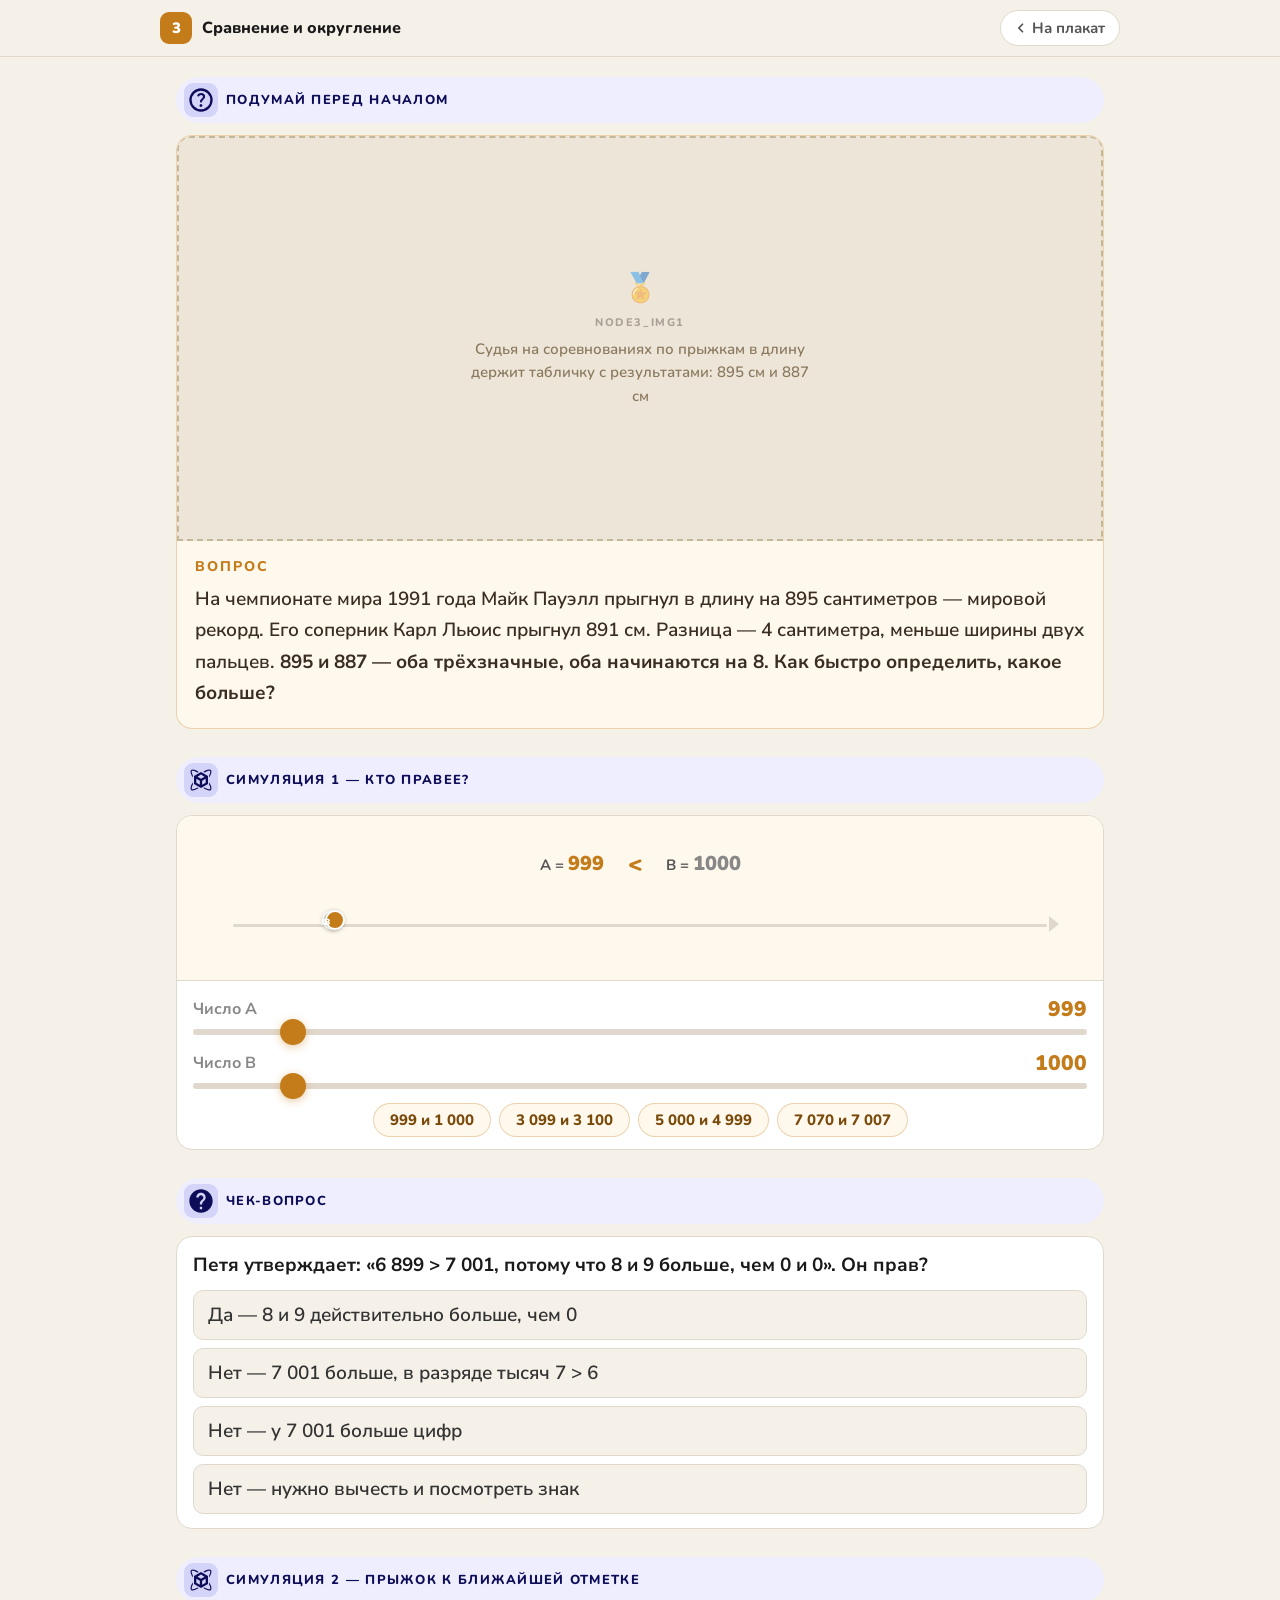
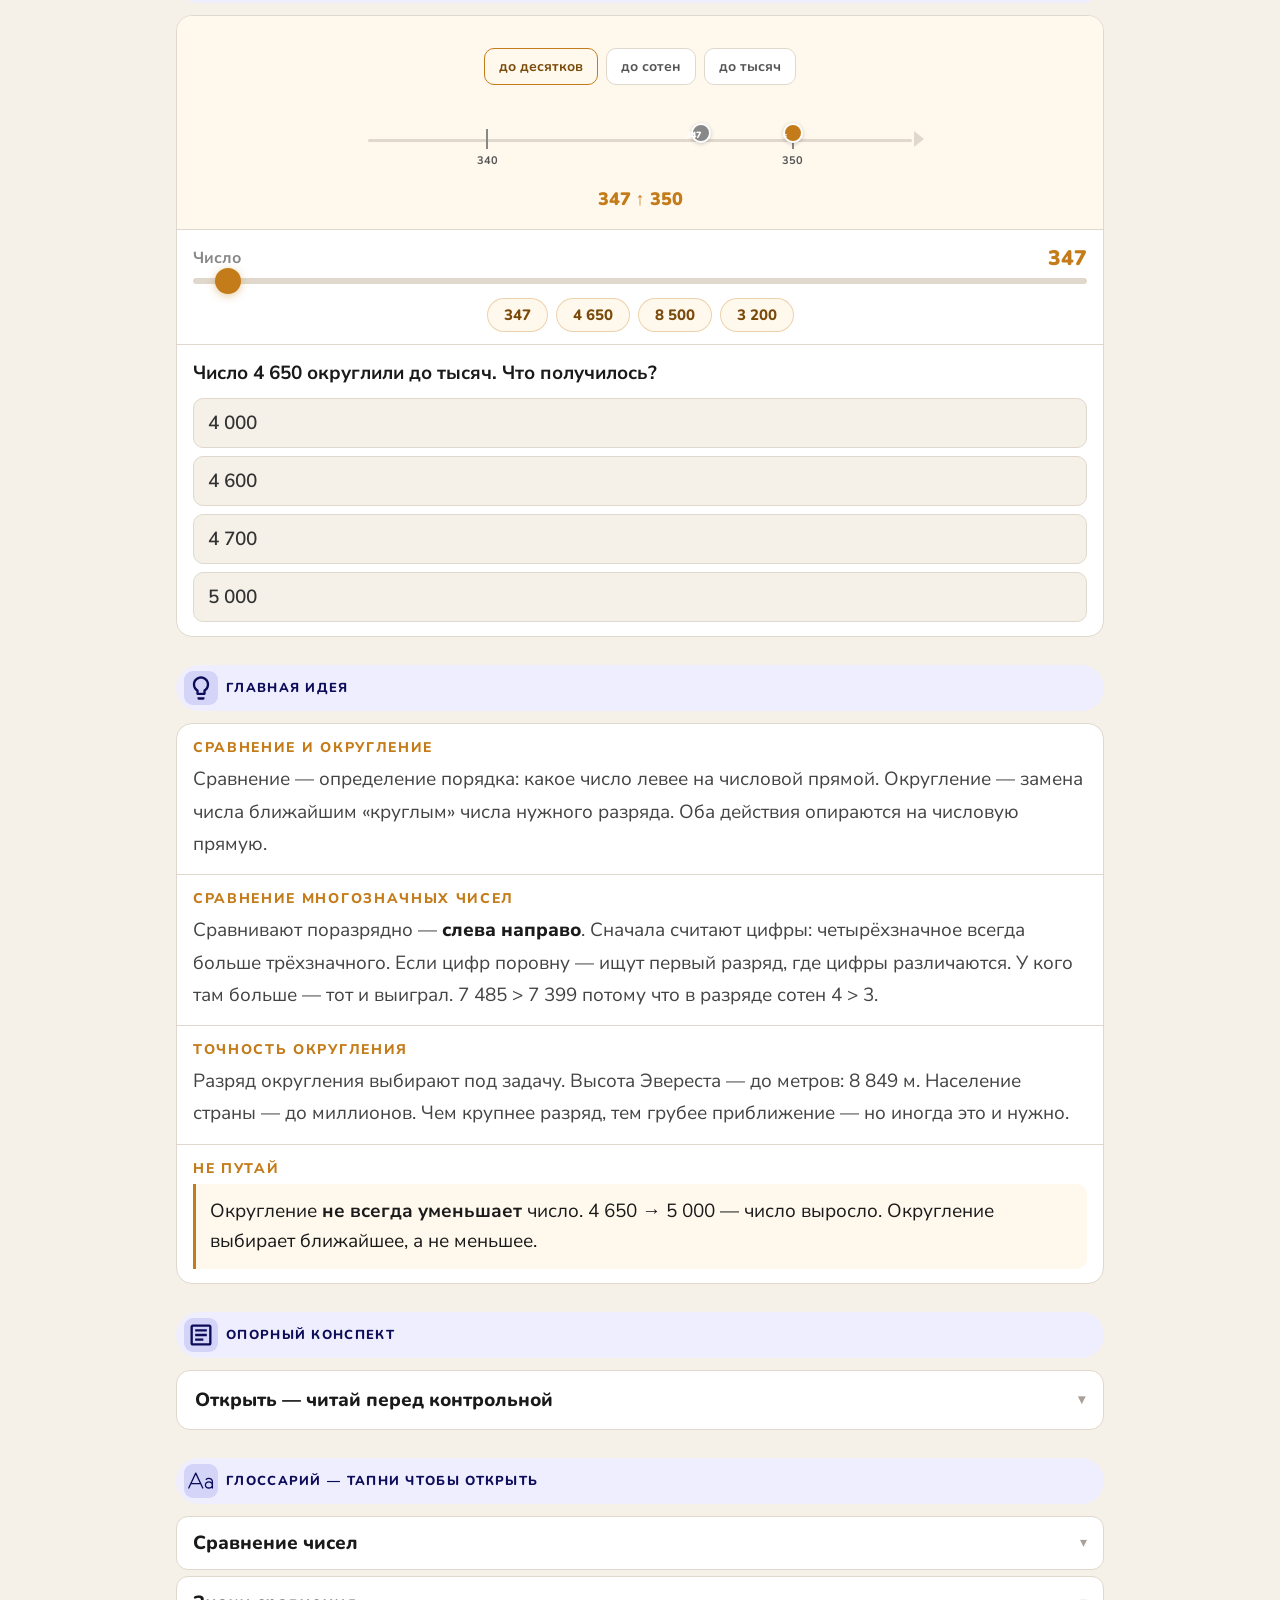
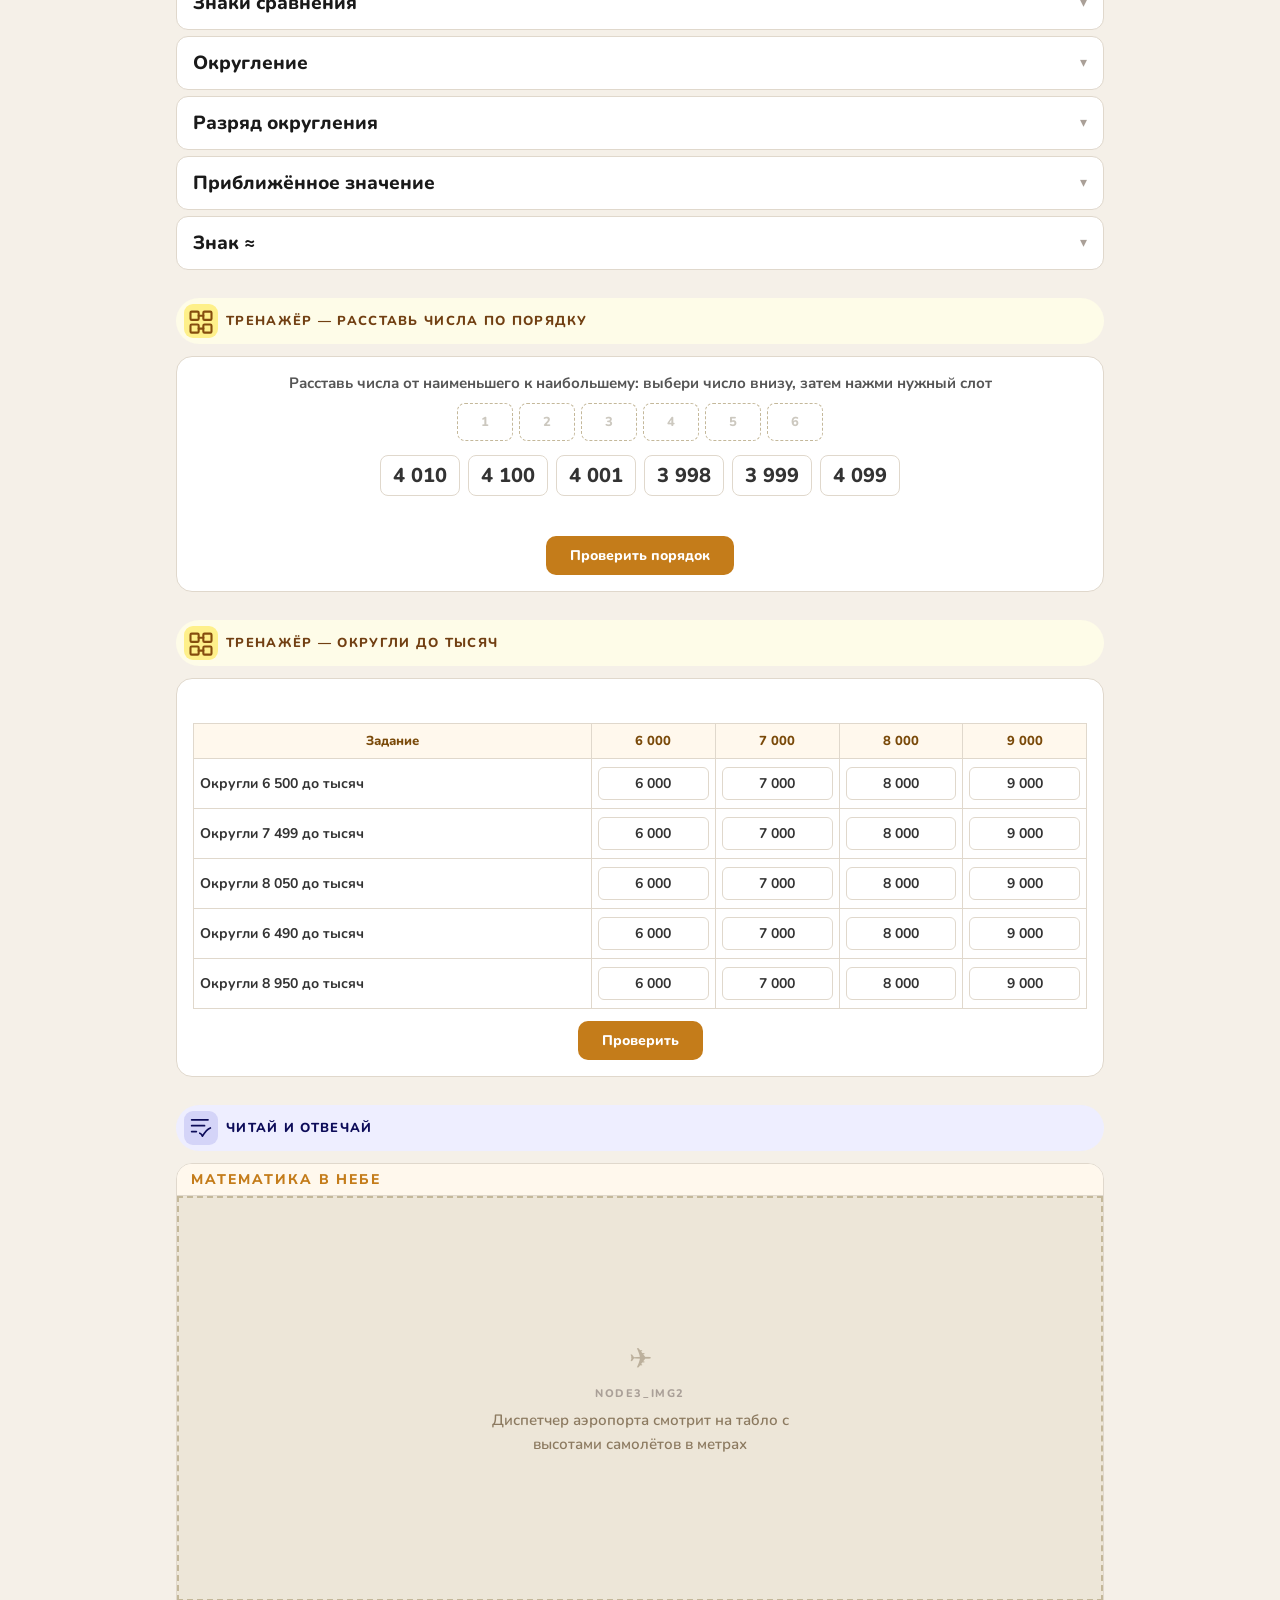
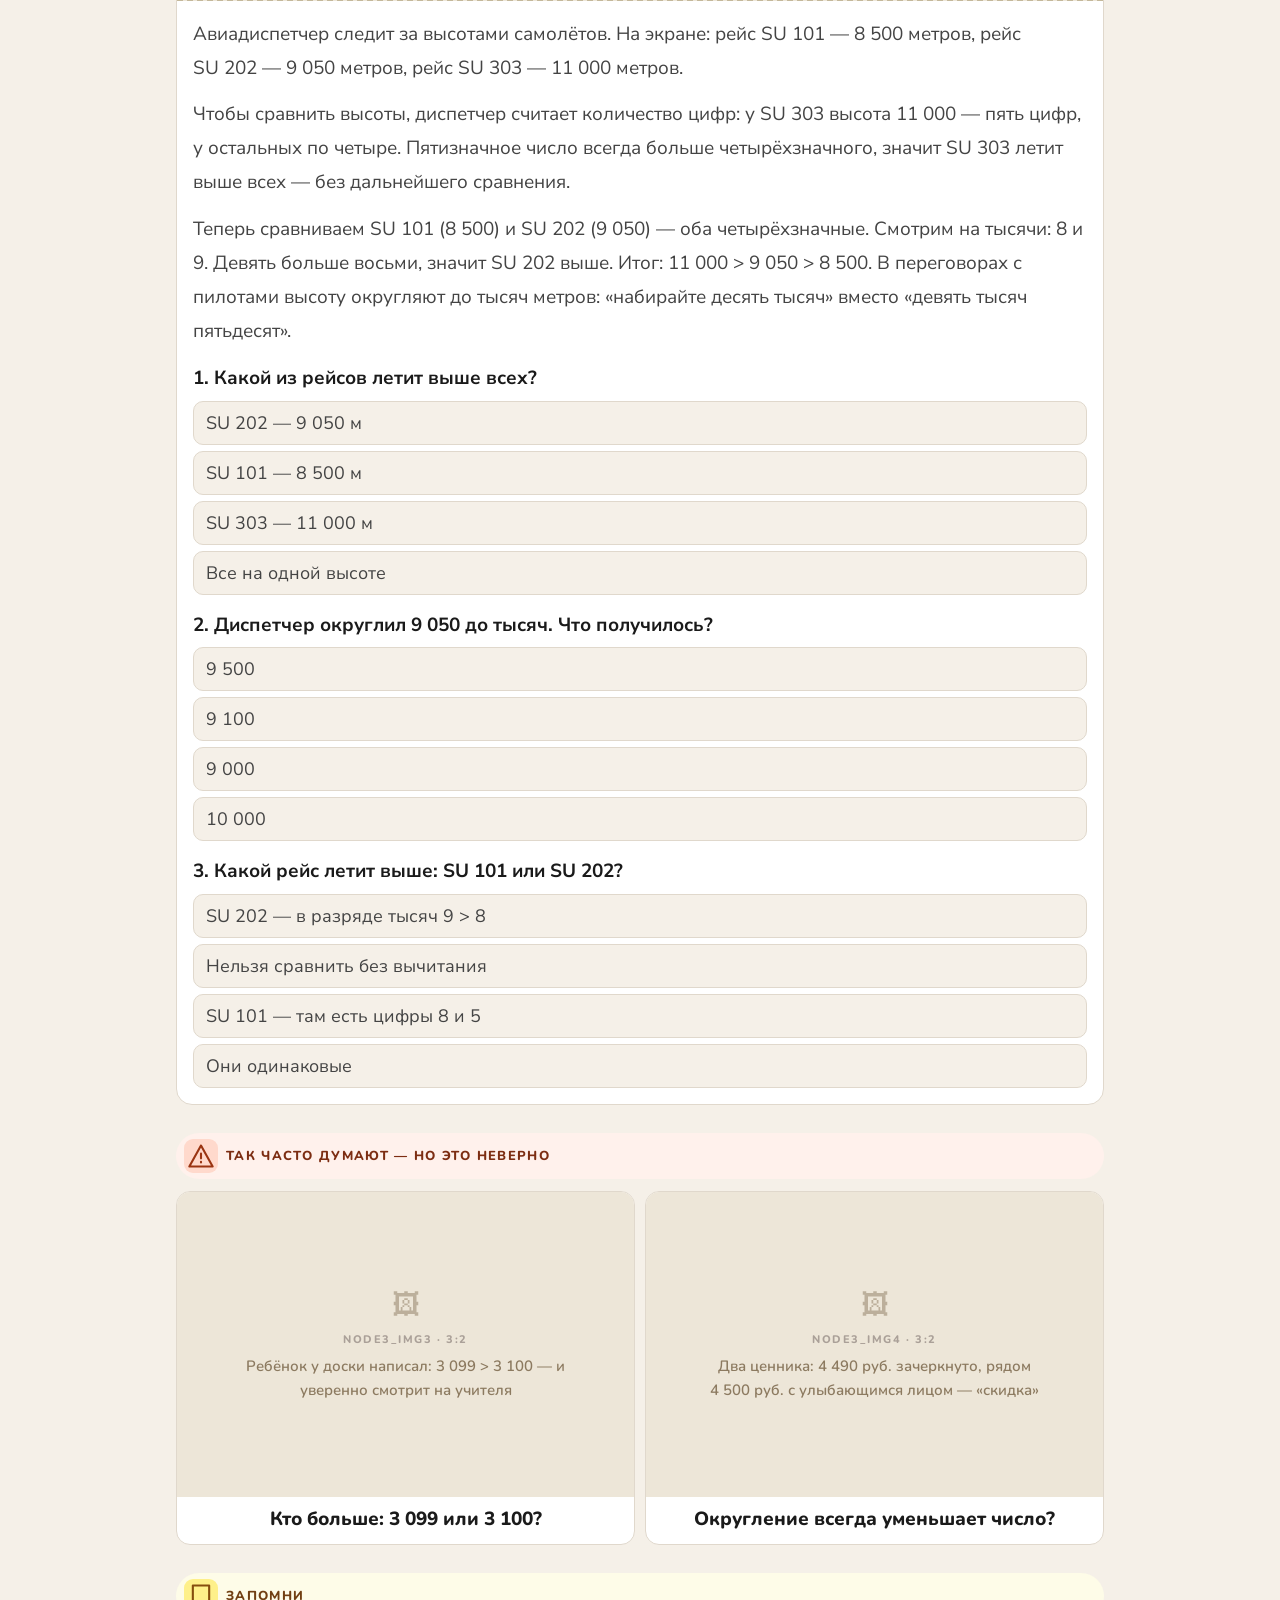
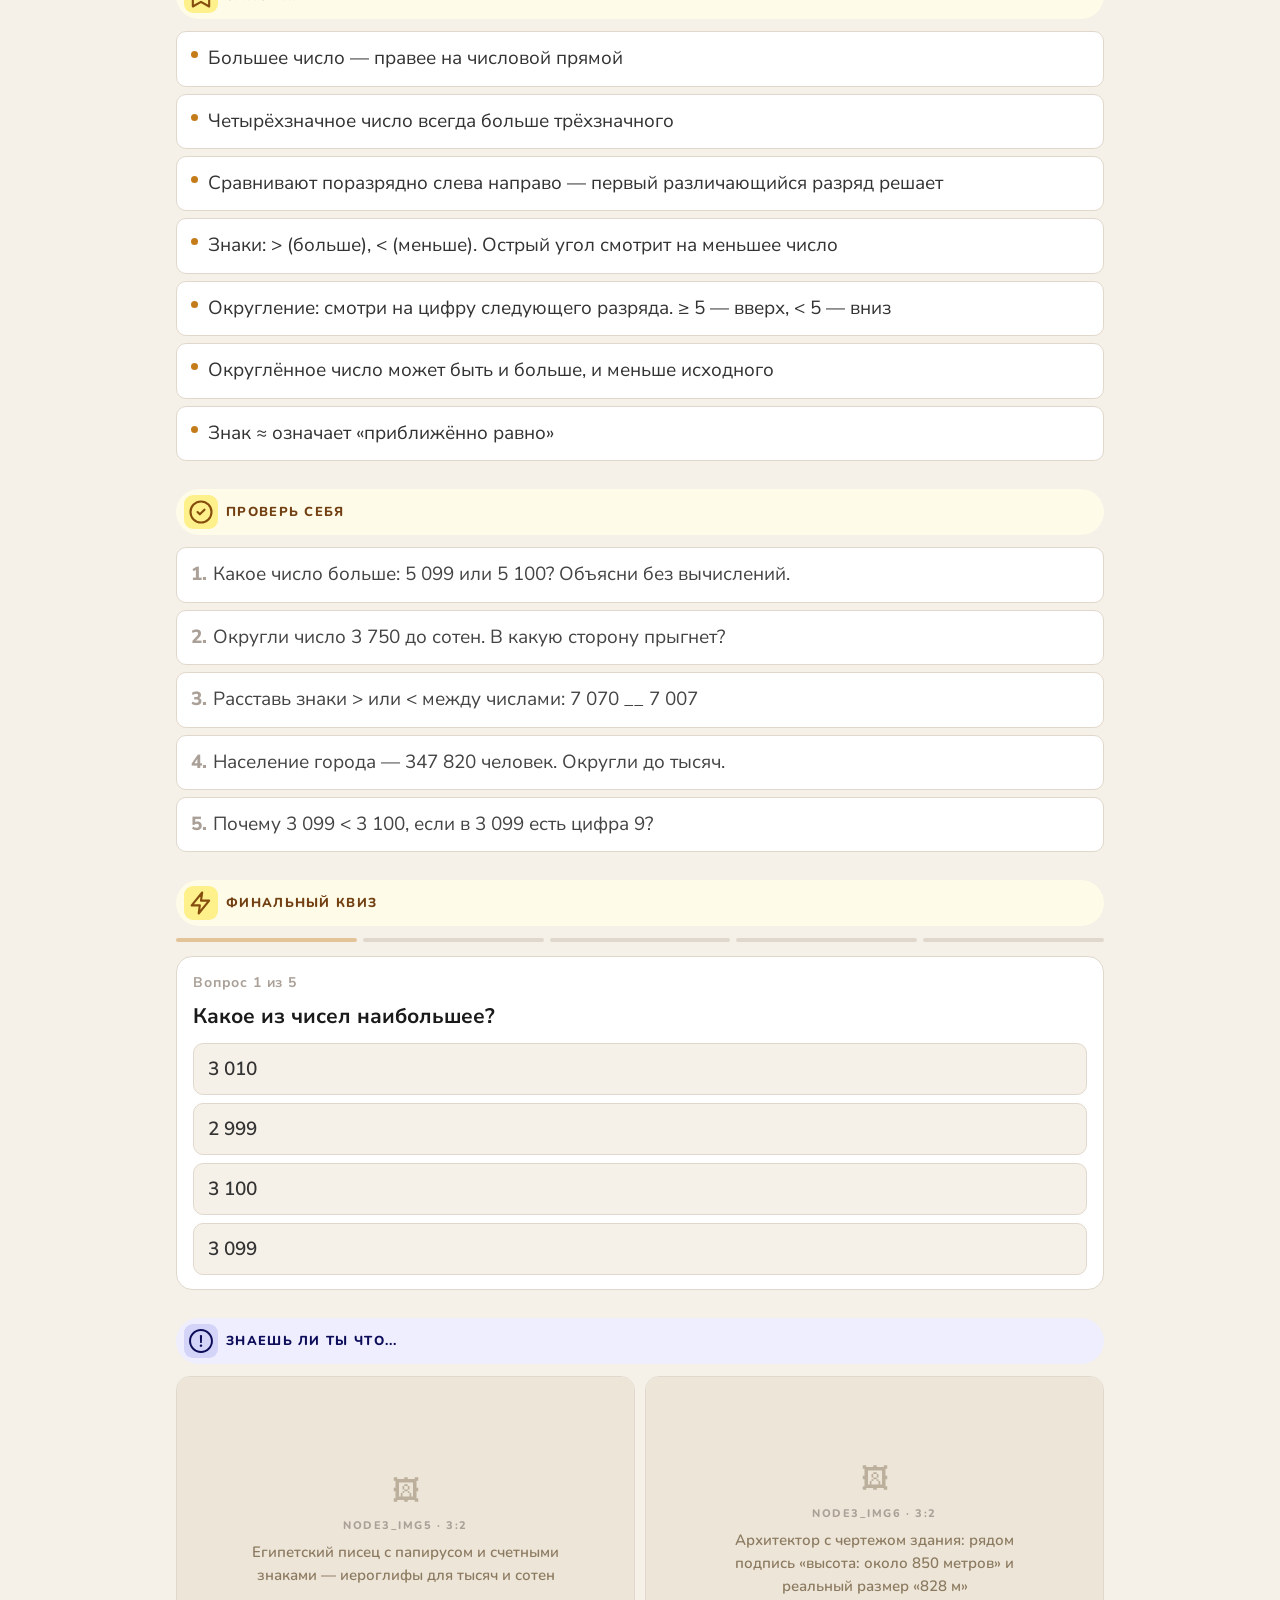
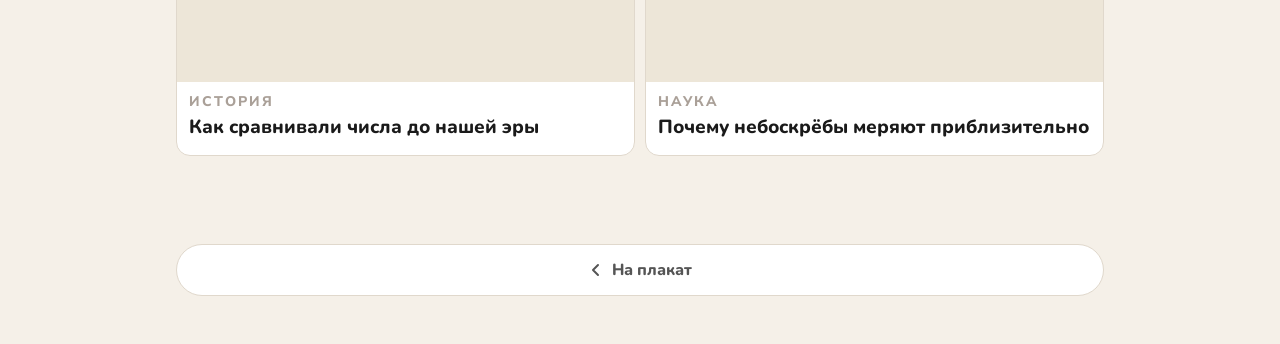
<file: block1/node3.html>
<!DOCTYPE html>
<html lang="ru">
<head>
  <meta charset="UTF-8">
  <meta name="viewport" content="width=device-width, initial-scale=1.0, maximum-scale=1.0">
  <title>Узел 3 · Сравнение и округление чисел</title>
  <link rel="stylesheet" href="../shared.css">
  <style>
    /* Симуляция 1 — числовая прямая сравнения */
    .nl-wrap { position: relative; height: 72px; margin: 8px 0 4px; }
    .nl-line {
      position: absolute; left: 24px; right: 24px; top: 36px;
      height: 3px; background: #E0D8CC; border-radius: 2px;
    }
    .nl-arrow {
      position: absolute; right: 12px; top: 28px;
      width: 0; height: 0;
      border-top: 8px solid transparent;
      border-bottom: 8px solid transparent;
      border-left: 10px solid #E0D8CC;
    }
    .nl-ticks { position: absolute; left: 24px; right: 24px; top: 0; bottom: 0; }
    .nl-tick {
      position: absolute; top: 28px; width: 1.5px; height: 16px;
      background: #C4B89A; transform: translateX(-50%);
    }
    .nl-tick.major { background: #888; }
    .nl-label {
      position: absolute; top: 48px;
      font-family: var(--font-main); font-size: 11px; font-weight: 700;
      color: #999; transform: translateX(-50%); white-space: nowrap;
    }
    .nl-pt {
      position: absolute; top: 22px; width: 20px; height: 20px;
      border-radius: 50%; border: 2.5px solid #fff;
      box-shadow: 0 1px 4px rgba(0,0,0,0.2); transform: translateX(-50%);
      transition: left 0.25s;
    }
    .nl-pt-a { background: #C47C1A; }
    .nl-pt-b { background: #888; }
    .nl-pt.active-pt { background: #C47C1A; }
    .nl-pt.passive-pt { background: #C4B89A; }
    .nl-pt-lbl {
      position: absolute; top: 4px;
      font-family: var(--font-main); font-size: 9px; font-weight: 900;
      color: #fff; transform: translateX(-50%); pointer-events: none;
    }
    .nl-relation {
      text-align: center; margin-top: 6px;
      font-family: var(--font-main); font-size: 22px; font-weight: 900;
      color: #C47C1A; min-height: 30px;
    }

    /* Симуляция 2 — прыжок к отметке */
    .jump-line-wrap { position: relative; height: 88px; margin: 8px 0 4px; overflow-x: auto; }
    .jump-inner { position: relative; height: 88px; min-width: 280px; max-width: 600px; margin: 0 auto; }
    .jump-base-line {
      position: absolute; left: 28px; right: 28px; top: 44px;
      height: 3px; background: #E0D8CC; border-radius: 2px;
    }
    .jump-arrow {
      position: absolute; right: 16px; top: 36px;
      width: 0; height: 0;
      border-top: 8px solid transparent;
      border-bottom: 8px solid transparent;
      border-left: 10px solid #E0D8CC;
    }
    .jump-anchor {
      position: absolute; top: 34px; width: 2px; height: 20px;
      background: #888; transform: translateX(-50%);
    }
    .jump-anchor-lbl {
      position: absolute; top: 58px;
      font-family: var(--font-main); font-size: 11px; font-weight: 700;
      color: #555; transform: translateX(-50%); white-space: nowrap;
    }
    .jump-source {
      position: absolute; top: 28px; width: 20px; height: 20px;
      border-radius: 50%; background: #888; border: 2.5px solid #fff;
      box-shadow: 0 1px 4px rgba(0,0,0,0.2); transform: translateX(-50%);
      transition: left 0.2s;
    }
    .jump-result {
      position: absolute; top: 28px; width: 20px; height: 20px;
      border-radius: 50%; background: #C47C1A; border: 2.5px solid #fff;
      box-shadow: 0 1px 4px rgba(0,0,0,0.2); transform: translateX(-50%);
      transition: left 0.3s;
    }
    .jump-label-src {
      position: absolute; top: 4px;
      font-family: var(--font-main); font-size: 9px; font-weight: 900;
      color: #fff; transform: translateX(-50%); white-space: nowrap;
    }
    .jump-label-res {
      position: absolute; top: 4px;
      font-family: var(--font-main); font-size: 9px; font-weight: 900;
      color: #fff; transform: translateX(-50%); white-space: nowrap;
    }
    .jump-status {
      text-align: center; font-family: var(--font-main);
      font-size: 18px; font-weight: 900; color: #C47C1A;
      min-height: 26px; margin-top: 4px;
    }
    .jump-rule-btns {
      display: flex; gap: 8px; justify-content: center; flex-wrap: wrap;
      margin-bottom: 10px;
    }
    .jump-rule-btn {
      padding: 8px 14px; border: 1.5px solid #E0D8CC; border-radius: 10px;
      background: #fff; font-family: var(--font-main); font-size: 14px;
      font-weight: 700; color: #555; cursor: pointer;
      -webkit-tap-highlight-color: transparent;
    }
    .jump-rule-btn.active { border-color: #C47C1A; background: #FFF8ED; color: #7A4A0A; }

    /* Sort */
    .sort-wrap { padding: 16px; }
    .sort-header { font-size: 15px; font-weight: 700; color: #555; margin-bottom: 10px; text-align: center; }
    .sort-bank {
      display: flex; gap: 8px; flex-wrap: wrap;
      justify-content: center; margin-bottom: 10px;
    }
    .sort-chip {
      background: #fff; border: 1.5px solid #E0D8CC;
      border-radius: 8px; padding: 6px 12px;
      font-family: var(--font-main); font-size: 16px; font-weight: 800;
      color: #333; cursor: pointer;
      -webkit-tap-highlight-color: transparent;
    }
    .sort-chip.sel { border-color: #C47C1A; background: #FFF8ED; color: #C47C1A; }
    .sort-chip.placed { opacity: 0.25; pointer-events: none; }
    .sort-slots {
      display: flex; gap: 6px; flex-wrap: wrap;
      justify-content: center; margin-bottom: 8px; min-height: 44px;
    }
    .sort-slot {
      min-width: 56px; height: 38px; padding: 0 6px;
      border: 1.5px dashed #C4B89A; border-radius: 8px;
      display: flex; align-items: center; justify-content: center;
      font-family: var(--font-main); font-size: 15px; font-weight: 800;
      color: #C4B89A; background: transparent; cursor: pointer;
      -webkit-tap-highlight-color: transparent;
    }
    .sort-slot.filled { border-style: solid; border-color: #C47C1A; background: #FFF8ED; color: #333; }
    .sort-slot.correct { border-color: #22C55E; background: #ECFDF5; color: #166534; }
    .sort-slot.wrong   { border-color: #F87171; background: #FEF2F2; color: #991B1B; }
    .sort-fb { text-align: center; font-size: 14px; font-weight: 700; color: #AAA098; min-height: 20px; }
    .sort-check-btn {
      display: block; margin: 10px auto 0;
      background: #C47C1A; color: #fff;
      border: none; border-radius: 10px; padding: 10px 24px;
      font-family: var(--font-main); font-size: 14px; font-weight: 800;
      cursor: pointer; -webkit-tap-highlight-color: transparent;
    }
    .sort-reset-btn {
      display: none; margin: 8px auto 0;
      background: #fff; color: #666;
      border: 1.5px solid #E0D8CC; border-radius: 10px; padding: 8px 20px;
      font-family: var(--font-main); font-size: 13px; font-weight: 700;
      cursor: pointer; -webkit-tap-highlight-color: transparent;
    }

    /* Round table trainer */
    .round-table { width: 100%; border-collapse: collapse; margin-bottom: 12px; }
    .round-table td, .round-table th {
      border: 1px solid #E0D8CC; padding: 8px 6px;
      font-family: var(--font-main); font-size: 14px; font-weight: 600; color: #333;
      text-align: center; vertical-align: middle;
    }
    .round-table th { background: #FFF8ED; font-size: 13px; font-weight: 800; color: #7A4A0A; }
    .round-table td.task-cell { text-align: left; font-weight: 700; }
    .round-opt-btn {
      width: 100%; padding: 6px 2px; border: 1.5px solid #E0D8CC;
      border-radius: 6px; background: #fff;
      font-family: var(--font-main); font-size: 14px; font-weight: 700; color: #333;
      cursor: pointer; -webkit-tap-highlight-color: transparent;
    }
    .round-opt-btn.sel  { border-color: #C47C1A; background: #FFF8ED; color: #7A4A0A; }
    .round-opt-btn.ok   { border-color: #22C55E; background: #ECFDF5; color: #166534; pointer-events: none; }
    .round-opt-btn.err  { border-color: #F87171; background: #FEF2F2; color: #991B1B; pointer-events: none; }
    .round-opt-btn.dis  { pointer-events: none; opacity: 0.55; }
    .round-check-btn {
      display: block; margin: 0 auto; background: #C47C1A; color: #fff;
      border: none; border-radius: 10px; padding: 10px 24px;
      font-family: var(--font-main); font-size: 14px; font-weight: 800;
      cursor: pointer; -webkit-tap-highlight-color: transparent;
    }
    .round-reset-btn {
      display: none; margin: 8px auto 0;
      background: #fff; color: #666;
      border: 1.5px solid #E0D8CC; border-radius: 10px; padding: 8px 20px;
      font-family: var(--font-main); font-size: 13px; font-weight: 700;
      cursor: pointer; -webkit-tap-highlight-color: transparent;
    }
    .round-fb { text-align: center; font-size: 14px; font-weight: 700; color: #AAA098; min-height: 20px; margin-bottom: 8px; }

    @media (min-width: 600px) {
      .nl-label { font-size: clamp(11px, 1.7vw, 13px); }
      .nl-relation { font-size: clamp(22px, 3vw, 28px); }
      .sort-chip { font-size: clamp(16px, 2.2vw, 20px); }
    }
  </style>
</head>
<body>

<div class="topbar">
  <div class="topbar-inner">
    <div class="topbar-badge">3</div>
    <div class="topbar-title">Сравнение и округление</div>
    <a href="index.html" class="topbar-back">
      <svg width="12" height="12" viewBox="0 0 16 16" fill="none"><path d="M10 3L5 8L10 13" stroke="currentColor" stroke-width="2.2" stroke-linecap="round" stroke-linejoin="round"/></svg>
      На плакат
    </a>
  </div>
</div>

<div class="page">
<div class="col">

  <!-- 1. HOOK -->
  <div class="sec">
    <div class="sec-title"><div class="sec-pill sp-learn"><div class="sec-pill-icon"><svg width="28" height="28" viewBox="0 0 24 24" fill="#0D0C59"><path d="M11.95 18q.525 0 .888-.363t.362-.887t-.362-.888t-.888-.362t-.887.363t-.363.887t.363.888t.887.362m.05 4q-2.075 0-3.9-.788t-3.175-2.137T2.788 15.9T2 12t.788-3.9t2.137-3.175T8.1 2.788T12 2t3.9.788t3.175 2.137T21.213 8.1T22 12t-.788 3.9t-2.137 3.175t-3.175 2.138T12 22m0-2q3.35 0 5.675-2.325T20 12t-2.325-5.675T12 4T6.325 6.325T4 12t2.325 5.675T12 20m.1-12.3q.625 0 1.088.4t.462 1q0 .55-.337.975t-.763.8q-.575.5-1.012 1.1t-.438 1.35q0 .35.263.588t.612.237q.375 0 .638-.25t.337-.625q.1-.525.45-.937t.75-.788q.575-.55.988-1.2t.412-1.45q0-1.275-1.037-2.087T12.1 6q-.95 0-1.812.4T8.975 7.625q-.175.3-.112.638t.337.512q.35.2.725.125t.625-.425q.275-.375.688-.575t.862-.2"/></svg></div><span class="sec-pill-text">Подумай перед началом</span></div></div>
    <div class="hook-card">
      <div class="img-placeholder img-ph-16-7" style="border-radius:12px 12px 0 0;">
        <div class="img-placeholder-icon">&#127941;</div>
        <div class="img-placeholder-id">node3_img1</div>
        <div class="img-placeholder-desc">Судья на соревнованиях по прыжкам в длину держит табличку с результатами: 895 см и 887 см</div>
      </div>
      <div class="hook-text-wrap">
        <div class="hook-label">Вопрос</div>
        <div class="hook-text">На чемпионате мира 1991 года Майк Пауэлл прыгнул в длину на 895 сантиметров — мировой рекорд. Его соперник Карл Льюис прыгнул 891 см. Разница — 4 сантиметра, меньше ширины двух пальцев. <strong>895 и 887 — оба трёхзначные, оба начинаются на 8. Как быстро определить, какое больше?</strong></div>
      </div>
    </div>
  </div>

  <!-- 2. СИМУЛЯЦИЯ 1 — кто левее на числовой прямой -->
  <div class="sec">
    <div class="sec-title"><div class="sec-pill sp-learn"><div class="sec-pill-icon"><svg width="28" height="28" viewBox="0 0 512 512" fill="#0D0C59"><path fill-rule="evenodd" d="M421.935 90.066c2.286 2.287 5.356 7.973 4.013 21.398c-1.323 13.221-6.731 30.687-16.845 51.505a306 306 0 0 1-3.77 7.492v42.31c39.823-61.993 54.037-115.44 31.687-137.79c-22.529-22.528-76.652-7.907-139.277 32.646l20.879 12.054c10.535-6.46 20.717-12.073 30.411-16.783c20.817-10.114 38.283-15.522 51.504-16.845c13.425-1.343 19.112 1.727 21.398 4.013M405.333 341.54v-42.31c39.823 61.993 54.037 115.44 31.687 137.79c-22.536 22.536-76.689 7.897-139.341-32.687l20.877-12.053c10.559 6.477 20.763 12.104 30.477 16.823c20.817 10.114 38.283 15.522 51.505 16.845c13.424 1.343 19.111-1.727 21.397-4.013c2.287-2.287 5.357-7.973 4.013-21.398c-1.322-13.221-6.73-30.687-16.845-51.505a306 306 0 0 0-3.77-7.492m-211.888 50.74l20.876 12.053c-62.651 40.584-116.804 55.223-139.34 32.687c-22.35-22.35-8.136-75.795 31.686-137.788v42.31a309 309 0 0 0-3.769 7.49c-10.114 20.818-15.522 38.284-16.845 51.505c-1.343 13.425 1.727 19.111 4.013 21.398c2.287 2.286 7.973 5.356 21.398 4.013c13.221-1.323 30.687-6.731 51.505-16.845c9.713-4.719 19.917-10.346 30.476-16.823M74.981 74.981c-22.35 22.35-8.136 75.795 31.686 137.788v-42.311a308 308 0 0 1-3.769-7.489c-10.114-20.818-15.522-38.284-16.845-51.505c-1.343-13.425 1.727-19.111 4.013-21.398c2.287-2.286 7.973-5.356 21.398-4.013c13.221 1.323 30.687 6.73 51.505 16.845c9.693 4.709 19.874 10.322 30.41 16.782l20.878-12.054C151.633 67.074 97.51 52.453 74.981 74.981M256 108.16l128 73.901v147.801l-128 73.901l-128-73.901V182.06zm85.333 123.132v73.937l-64 36.95v-73.937zm-106.666 36.95v73.937l-64-36.95v-73.937zM256 231.291l-63.969-36.933L256 157.426l63.969 36.932z" clip-rule="evenodd"/></svg></div><span class="sec-pill-text">Симуляция 1 — кто правее?</span></div></div>
    <div class="card">
      <div class="sim-top">
        <div style="padding:12px 16px 0;">
          <div style="display:flex;gap:16px;justify-content:center;align-items:center;flex-wrap:wrap;margin-bottom:8px;">
            <div style="font-family:var(--font-main);font-size:15px;font-weight:700;color:#555;">
              A = <span id="valA" style="color:#C47C1A;font-size:20px;font-weight:900;">999</span>
            </div>
            <div id="relSign" style="font-family:var(--font-main);font-size:24px;font-weight:900;color:#C47C1A;min-width:30px;text-align:center;">&gt;</div>
            <div style="font-family:var(--font-main);font-size:15px;font-weight:700;color:#555;">
              B = <span id="valB" style="color:#888;font-size:20px;font-weight:900;">1000</span>
            </div>
          </div>
          <div class="nl-wrap" id="nl1Wrap">
            <div class="nl-line"></div>
            <div class="nl-arrow"></div>
            <div class="nl-ticks" id="nl1Ticks"></div>
            <div class="nl-pt" id="ptA"><span class="nl-pt-lbl">A</span></div>
            <div class="nl-pt" id="ptB"><span class="nl-pt-lbl">B</span></div>
          </div>
        </div>
      </div>
      <div class="sliders">
        <div class="slider-row">
          <div class="slider-lbl">
            <span class="slider-lbl-t">Число A</span>
            <span class="slider-val" id="aDisp">999</span>
          </div>
          <input type="range" id="slA" min="0" max="9999" value="999" step="1">
        </div>
        <div class="slider-row">
          <div class="slider-lbl">
            <span class="slider-lbl-t">Число B</span>
            <span class="slider-val" id="bDisp">1000</span>
          </div>
          <input type="range" id="slB" min="0" max="9999" value="1000" step="1">
        </div>
      </div>
      <div class="presets" style="padding:0 16px 12px;">
        <button class="preset-btn" onclick="setAB(999,1000)">999 и 1&#160;000</button>
        <button class="preset-btn" onclick="setAB(3099,3100)">3&#160;099 и 3&#160;100</button>
        <button class="preset-btn" onclick="setAB(5000,4999)">5&#160;000 и 4&#160;999</button>
        <button class="preset-btn" onclick="setAB(7070,7007)">7&#160;070 и 7&#160;007</button>
      </div>
    </div>
  </div>

  <!-- 3. ЧЕК-ВОПРОС ДО СИМУЛЯЦИИ 2 -->
  <div class="sec">
    <div class="sec-title"><div class="sec-pill sp-learn"><div class="sec-pill-icon"><svg width="28" height="28" viewBox="0 0 24 24" fill="#0D0C59"><path d="M12 2C6.48 2 2 6.48 2 12s4.48 10 10 10 10-4.48 10-10S17.52 2 12 2m1 17h-2v-2h2zm2.07-7.75-.9.92C13.45 12.9 13 13.5 13 15h-2v-.5c0-1.1.45-2.1 1.17-2.83l1.24-1.26c.37-.36.59-.86.59-1.41 0-1.1-.9-2-2-2s-2 .9-2 2H8c0-2.21 1.79-4 4-4s4 1.79 4 4c0 .88-.36 1.68-.93 2.25"/></svg></div><span class="sec-pill-text">Чек-вопрос</span></div></div>
    <div class="card">
      <div style="padding:14px 16px;">
        <div class="check-q" id="preCheckQ">Петя утверждает: «6&#160;899 &gt; 7&#160;001, потому что 8 и 9 больше, чем 0 и 0». Он прав?</div>
        <div class="check-opts" id="preCheckOpts"></div>
        <div class="check-fb" id="preCheckFb"></div>
      </div>
    </div>
  </div>

  <!-- 4. СИМУЛЯЦИЯ 2 — прыжок к ближайшей отметке -->
  <div class="sec">
    <div class="sec-title"><div class="sec-pill sp-learn"><div class="sec-pill-icon"><svg width="28" height="28" viewBox="0 0 512 512" fill="#0D0C59"><path fill-rule="evenodd" d="M421.935 90.066c2.286 2.287 5.356 7.973 4.013 21.398c-1.323 13.221-6.731 30.687-16.845 51.505a306 306 0 0 1-3.77 7.492v42.31c39.823-61.993 54.037-115.44 31.687-137.79c-22.529-22.528-76.652-7.907-139.277 32.646l20.879 12.054c10.535-6.46 20.717-12.073 30.411-16.783c20.817-10.114 38.283-15.522 51.504-16.845c13.425-1.343 19.112 1.727 21.398 4.013M405.333 341.54v-42.31c39.823 61.993 54.037 115.44 31.687 137.79c-22.536 22.536-76.689 7.897-139.341-32.687l20.877-12.053c10.559 6.477 20.763 12.104 30.477 16.823c20.817 10.114 38.283 15.522 51.505 16.845c13.424 1.343 19.111-1.727 21.397-4.013c2.287-2.287 5.357-7.973 4.013-21.398c-1.322-13.221-6.73-30.687-16.845-51.505a306 306 0 0 0-3.77-7.492m-211.888 50.74l20.876 12.053c-62.651 40.584-116.804 55.223-139.34 32.687c-22.35-22.35-8.136-75.795 31.686-137.788v42.31a309 309 0 0 0-3.769 7.49c-10.114 20.818-15.522 38.284-16.845 51.505c-1.343 13.425 1.727 19.111 4.013 21.398c2.287 2.286 7.973 5.356 21.398 4.013c13.221-1.323 30.687-6.731 51.505-16.845c9.713-4.719 19.917-10.346 30.476-16.823M74.981 74.981c-22.35 22.35-8.136 75.795 31.686 137.788v-42.311a308 308 0 0 1-3.769-7.489c-10.114-20.818-15.522-38.284-16.845-51.505c-1.343-13.425 1.727-19.111 4.013-21.398c2.287-2.286 7.973-5.356 21.398-4.013c13.221 1.323 30.687 6.73 51.505 16.845c9.693 4.709 19.874 10.322 30.41 16.782l20.878-12.054C151.633 67.074 97.51 52.453 74.981 74.981M256 108.16l128 73.901v147.801l-128 73.901l-128-73.901V182.06zm85.333 123.132v73.937l-64 36.95v-73.937zm-106.666 36.95v73.937l-64-36.95v-73.937zM256 231.291l-63.969-36.933L256 157.426l63.969 36.932z" clip-rule="evenodd"/></svg></div><span class="sec-pill-text">Симуляция 2 — прыжок к ближайшей отметке</span></div></div>
    <div class="card">
      <div class="sim-top">
        <div style="padding:12px 16px 0;">
          <div class="jump-rule-btns" id="ruleBtns">
            <button class="jump-rule-btn active" id="rBtn10" onclick="setRule(10)">до десятков</button>
            <button class="jump-rule-btn" id="rBtn100" onclick="setRule(100)">до сотен</button>
            <button class="jump-rule-btn" id="rBtn1000" onclick="setRule(1000)">до тысяч</button>
          </div>
          <div class="jump-line-wrap">
            <div class="jump-inner" id="jumpInner">
              <div class="jump-base-line"></div>
              <div class="jump-arrow"></div>
              <div id="jumpAnchorLo" class="jump-anchor"></div>
              <div id="jumpAnchorLoLbl" class="jump-anchor-lbl"></div>
              <div id="jumpAnchorHi" class="jump-anchor"></div>
              <div id="jumpAnchorHiLbl" class="jump-anchor-lbl"></div>
              <div class="jump-source" id="jumpSrc"><span class="jump-label-src" id="jumpSrcLbl">X</span></div>
              <div class="jump-result" id="jumpRes"><span class="jump-label-res">&#8776;</span></div>
            </div>
          </div>
          <div class="jump-status" id="jumpStatus"></div>
        </div>
      </div>
      <div class="sliders">
        <div class="slider-row">
          <div class="slider-lbl">
            <span class="slider-lbl-t">Число</span>
            <span class="slider-val" id="jumpNumDisp">347</span>
          </div>
          <input type="range" id="slJump" min="100" max="9999" value="347" step="1">
        </div>
      </div>
      <div class="presets" style="padding:0 16px 4px;">
        <button class="preset-btn" onclick="setJump(347)">347</button>
        <button class="preset-btn" onclick="setJump(4650)">4&#160;650</button>
        <button class="preset-btn" onclick="setJump(8500)">8&#160;500</button>
        <button class="preset-btn" onclick="setJump(3200)">3&#160;200</button>
      </div>
      <div class="check-wrap" style="margin-top:8px;">
        <div class="check-q">Число 4&#160;650 округлили до тысяч. Что получилось?</div>
        <div class="check-opts" id="checkOpts"></div>
        <div class="check-fb" id="checkFb"></div>
      </div>
    </div>
  </div>

  <!-- 5. ОБЪЯСНЕНИЕ -->
  <div class="sec">
    <div class="sec-title"><div class="sec-pill sp-learn"><div class="sec-pill-icon"><svg width="28" height="28" viewBox="0 0 24 24" fill="#0D0C59"><path d="M9 21c0 .55.45 1 1 1h4c.55 0 1-.45 1-1v-1H9zm3-19C8.14 2 5 5.14 5 9c0 2.38 1.19 4.47 3 5.74V17c0 .55.45 1 1 1h6c.55 0 1-.45 1-1v-2.26c1.81-1.27 3-3.36 3-5.74c0-3.86-3.14-7-7-7m2.85 11.1l-.85.6V16h-4v-2.3l-.85-.6A5 5 0 0 1 7 9c0-2.76 2.24-5 5-5s5 2.24 5 5c0 1.63-.8 3.16-2.15 4.1"/></svg></div><span class="sec-pill-text">Главная идея</span></div></div>
    <div class="card">
      <div class="expl-block">
        <div class="expl-lbl">Сравнение и округление</div>
        <div class="expl-t">Сравнение — определение порядка: какое число левее на числовой прямой. Округление — замена числа ближайшим «круглым» числа нужного разряда. Оба действия опираются на числовую прямую.</div>
      </div>
      <div class="expl-block">
        <div class="expl-lbl">Сравнение многозначных чисел</div>
        <div class="expl-t">Сравнивают поразрядно — <strong>слева направо</strong>. Сначала считают цифры: четырёхзначное всегда больше трёхзначного. Если цифр поровну — ищут первый разряд, где цифры различаются. У кого там больше — тот и выиграл. 7&#160;485 &gt; 7&#160;399 потому что в разряде сотен 4 &gt; 3.</div>
      </div>
      <div class="expl-block">
        <div class="expl-lbl">Точность округления</div>
        <div class="expl-t">Разряд округления выбирают под задачу. Высота Эвереста — до метров: 8&#160;849 м. Население страны — до миллионов. Чем крупнее разряд, тем грубее приближение — но иногда это и нужно.</div>
      </div>
      <div class="expl-block">
        <div class="expl-lbl">Не путай</div>
        <div class="expl-alert">Округление <strong>не всегда уменьшает</strong> число. 4&#160;650 &#8594; 5&#160;000 — число выросло. Округление выбирает ближайшее, а не меньшее.</div>
      </div>
    </div>
  </div>

  <!-- 6. ОПОРНЫЙ КОНСПЕКТ -->
  <div class="sec">
    <div class="sec-title"><div class="sec-pill sp-learn"><div class="sec-pill-icon"><svg width="28" height="28" viewBox="0 0 24 24" fill="#0D0C59"><path d="M5 3c-1.11 0-2 .89-2 2v14c0 1.11.89 2 2 2h14c1.11 0 2-.89 2-2V5c0-1.11-.89-2-2-2zm0 2h14v14H5zm2 2v2h10V7zm0 4v2h10v-2zm0 4v2h7v-2z"/></svg></div><span class="sec-pill-text">Опорный конспект</span></div></div>
    <button class="cs-toggle" id="csToggle" onclick="toggleCS()">
      <span>Открыть — читай перед контрольной</span>
      <span class="cs-toggle-icon">&#9662;</span>
    </button>
    <div class="cs-body card" id="csBody">
      <div class="cs-block">
        <div class="cs-lbl">Что это</div>
        <div class="cs-text">Сравнение — определение порядка двух чисел (какое больше, правее на числовой прямой). Округление — замена числа ближайшим значением выбранного разряда.</div>
      </div>
      <div class="cs-block">
        <div class="cs-lbl">Главные факты</div>
        <div class="cs-list">
          <div class="cs-item">Четырёхзначное число всегда больше трёхзначного</div>
          <div class="cs-item">Сравнивают поразрядно слева направо: первый отличающийся разряд решает всё</div>
          <div class="cs-item">Округляют по цифре следующего разряда: &#8805; 5 — вверх, &lt; 5 — вниз</div>
          <div class="cs-item">Округление до десятков: смотрим на единицы. До сотен: на десятки. До тысяч: на сотни</div>
          <div class="cs-item">Знак приближения: 3&#160;748 &#8776; 3&#160;700</div>
        </div>
      </div>
      <div class="cs-block">
        <div class="cs-lbl">Не путать</div>
        <div class="cs-confusion">
          <div class="cs-conf-row">
            <div class="cs-conf-wrong">«Округлить вниз» всегда уменьшает число — неверно</div>
            <div class="cs-conf-right">4&#160;650 &#8594; 5&#160;000: число выросло. Округление выбирает ближайшую отметку, а не меньшую</div>
          </div>
          <div class="cs-conf-row">
            <div class="cs-conf-wrong">3&#160;099 &gt; 3&#160;100, «потому что 9 больше 1» — неверно</div>
            <div class="cs-conf-right">Смотрим на сотни: у 3&#160;099 — 0 сотен, у 3&#160;100 — 1 сотня. 3&#160;100 &gt; 3&#160;099</div>
          </div>
        </div>
      </div>
      <div class="cs-block">
        <div class="cs-lbl">Приём для запоминания</div>
        <div class="cs-hint">Округляешь — зачеркни всё правее нужного разряда и посмотри на первую зачёркнутую цифру. &#8805; 5 — прибавь 1 к последней оставшейся. &lt; 5 — оставь как есть.</div>
      </div>
    </div>
  </div>

  <!-- 7. ГЛОССАРИЙ -->
  <div class="sec">
    <div class="sec-title"><div class="sec-pill sp-learn"><div class="sec-pill-icon"><svg width="28" height="28" viewBox="0 0 256 256" fill="#0D0C59"><path d="M85.43 53.45a6 6 0 0 0-10.86 0l-64 136a6 6 0 1 0 10.86 5.11L38.63 158h82.74l17.2 36.55a6 6 0 1 0 10.86-5.11ZM44.28 146L80 70.09L115.72 146ZM200 98c-12.21 0-21.71 3.28-28.23 9.74a6 6 0 0 0 8.46 8.52c4.18-4.15 10.84-6.26 19.77-6.26c14.34 0 26 9.87 26 22v7.24a40.36 40.36 0 0 0-26-9.24c-20.95 0-38 15.25-38 34s17.05 34 38 34a40.36 40.36 0 0 0 26-9.24V192a6 6 0 0 0 12 0v-60c0-18.75-17-34-38-34m0 88c-14.34 0-26-9.87-26-22s11.66-22 26-22s26 9.87 26 22s-11.66 22-26 22"/></svg></div><span class="sec-pill-text">Глоссарий — тапни чтобы открыть</span></div></div>
    <div class="gloss-list" id="glossList"></div>
  </div>

  <!-- 8. ТРЕНАЖЁР SORT -->
  <div class="sec">
    <div class="sec-title"><div class="sec-pill sp-train"><div class="sec-pill-icon"><svg width="28" height="28" viewBox="0 0 24 24" fill="none" stroke="#854D0E" stroke-width="1.8" stroke-linecap="round" stroke-linejoin="round"><rect x="3" y="4" width="7" height="7" rx="1"/><rect x="14" y="4" width="7" height="7" rx="1"/><rect x="3" y="15" width="7" height="7" rx="1"/><rect x="14" y="15" width="7" height="7" rx="1"/><path d="M10 7.5h4M10 18.5h4"/></svg></div><span class="sec-pill-text">Тренажёр — расставь числа по порядку</span></div></div>
    <div class="card">
      <div class="sort-wrap">
        <div class="sort-header">Расставь числа от наименьшего к наибольшему: выбери число внизу, затем нажми нужный слот</div>
        <div class="sort-slots" id="sortSlots"></div>
        <div class="sort-bank" id="sortBank"></div>
        <div class="sort-fb" id="sortFb"></div>
        <button class="sort-check-btn" id="sortCheckBtn" onclick="sortCheck()">Проверить порядок</button>
        <button class="sort-reset-btn" id="sortResetBtn" onclick="initSort()">Попробовать снова</button>
      </div>
    </div>
  </div>

  <!-- 9. ТРЕНАЖЁР — ОКРУГЛИ ДО ТЫСЯЧ -->
  <div class="sec">
    <div class="sec-title"><div class="sec-pill sp-train"><div class="sec-pill-icon"><svg width="28" height="28" viewBox="0 0 24 24" fill="none" stroke="#854D0E" stroke-width="1.8" stroke-linecap="round" stroke-linejoin="round"><rect x="3" y="4" width="7" height="7" rx="1"/><rect x="14" y="4" width="7" height="7" rx="1"/><rect x="3" y="15" width="7" height="7" rx="1"/><rect x="14" y="15" width="7" height="7" rx="1"/><path d="M10 7.5h4M10 18.5h4"/></svg></div><span class="sec-pill-text">Тренажёр — округли до тысяч</span></div></div>
    <div class="card" style="padding:16px;">
      <div class="round-fb" id="roundFb"></div>
      <table class="round-table">
        <thead>
          <tr>
            <th>Задание</th>
            <th>6&#160;000</th>
            <th>7&#160;000</th>
            <th>8&#160;000</th>
            <th>9&#160;000</th>
          </tr>
        </thead>
        <tbody id="roundBody"></tbody>
      </table>
      <button class="round-check-btn" id="roundCheckBtn" onclick="roundCheck()">Проверить</button>
      <button class="round-reset-btn" id="roundResetBtn" onclick="initRound()">Попробовать снова</button>
    </div>
  </div>

  <!-- 10. READING QUIZ -->
  <div class="sec">
    <div class="sec-title"><div class="sec-pill sp-learn"><div class="sec-pill-icon"><svg width="28" height="28" viewBox="0 0 24 24" fill="none" stroke="#0D0C59" stroke-linecap="round" stroke-width="1.5"><path stroke-linejoin="round" d="M11 16.5s1.5.5 2.25 2.5c0 0 3.573-5.833 6.75-7"/><path d="M4 5h14M4 10h11M4 15h4"/></svg></div><span class="sec-pill-text">Читай и отвечай</span></div></div>
    <div class="card">
      <div class="read-tag">Математика в небе</div>
      <div class="img-placeholder img-ph-16-7">
        <div class="img-placeholder-icon">&#9992;</div>
        <div class="img-placeholder-id">node3_img2</div>
        <div class="img-placeholder-desc">Диспетчер аэропорта смотрит на табло с высотами самолётов в метрах</div>
      </div>
      <div class="read-text">
        <p>Авиадиспетчер следит за высотами самолётов. На экране: рейс SU&#160;101 — 8&#160;500 метров, рейс SU&#160;202 — 9&#160;050 метров, рейс SU&#160;303 — 11&#160;000 метров.</p>
        <p>Чтобы сравнить высоты, диспетчер считает количество цифр: у SU&#160;303 высота 11&#160;000 — пять цифр, у остальных по четыре. Пятизначное число всегда больше четырёхзначного, значит SU&#160;303 летит выше всех — без дальнейшего сравнения.</p>
        <p>Теперь сравниваем SU&#160;101 (8&#160;500) и SU&#160;202 (9&#160;050) — оба четырёхзначные. Смотрим на тысячи: 8 и 9. Девять больше восьми, значит SU&#160;202 выше. Итог: 11&#160;000 &gt; 9&#160;050 &gt; 8&#160;500. В переговорах с пилотами высоту округляют до тысяч метров: «набирайте десять тысяч» вместо «девять тысяч пятьдесят».</p>
      </div>
      <div class="read-qs" id="readQs"></div>
    </div>
  </div>

  <!-- 11. MISCONCEPTIONS -->
  <div class="sec">
    <div class="sec-title"><div class="sec-pill sp-err"><div class="sec-pill-icon"><svg width="28" height="28" viewBox="0 0 24 24" fill="none" stroke="#9A3412" stroke-width="1.8" stroke-linecap="round" stroke-linejoin="round"><path d="M12 3L2 21h20L12 3z"/><path d="M12 10v4M12 17v.5"/></svg></div><span class="sec-pill-text">Так часто думают — но это неверно</span></div></div>
    <div class="misc-grid" id="miscGrid"></div>
    <div class="misc-panel" id="miscPanel"></div>
  </div>

  <!-- 12. ЗАПОМНИ -->
  <div class="sec">
    <div class="sec-title"><div class="sec-pill sp-train"><div class="sec-pill-icon"><svg width="28" height="28" viewBox="0 0 24 24" fill="none" stroke="#854D0E" stroke-width="1.8" stroke-linecap="round" stroke-linejoin="round"><path d="M5 3v18l7-4 7 4V3H5z"/></svg></div><span class="sec-pill-text">Запомни</span></div></div>
    <div class="remember-list" id="rememberList"></div>
  </div>

  <!-- 13. ПРОВЕРЬ СЕБЯ -->
  <div class="sec">
    <div class="sec-title"><div class="sec-pill sp-train"><div class="sec-pill-icon"><svg width="28" height="28" viewBox="0 0 24 24" fill="none" stroke="#854D0E" stroke-width="1.8" stroke-linecap="round" stroke-linejoin="round"><circle cx="12" cy="12" r="9"/><path d="M9 12l2 2 4-4"/></svg></div><span class="sec-pill-text">Проверь себя</span></div></div>
    <div class="selfcheck-list" id="selfcheckList"></div>
  </div>

  <!-- 14. ФИНАЛЬНЫЙ КВИЗ -->
  <div class="sec">
    <div class="sec-title"><div class="sec-pill sp-train"><div class="sec-pill-icon"><svg width="28" height="28" viewBox="0 0 24 24" fill="none" stroke="#854D0E" stroke-width="1.8" stroke-linecap="round" stroke-linejoin="round"><path d="M13 3L4 14h7l-1 7 9-11h-7l1-7z"/></svg></div><span class="sec-pill-text">Финальный квиз</span></div></div>
    <div class="quiz-prog" id="qProg"></div>
    <div class="card" id="qCard"></div>
  </div>

  <!-- 15. DYK -->
  <div class="sec">
    <div class="sec-title"><div class="sec-pill sp-learn"><div class="sec-pill-icon"><svg width="28" height="28" viewBox="0 0 56 56" fill="#0D0C59"><path d="M28 51.906c13.055 0 23.906-10.828 23.906-23.906c0-13.055-10.875-23.906-23.93-23.906C14.899 4.094 4.095 14.945 4.095 28c0 13.078 10.828 23.906 23.906 23.906m0-3.984C16.937 47.922 8.1 39.062 8.1 28c0-11.04 8.813-19.922 19.876-19.922c11.039 0 19.921 8.883 19.945 19.922c.023 11.063-8.883 19.922-19.922 19.922m-.023-15.68c1.124 0 1.757-.633 1.78-1.851l.352-12.375c.024-1.196-.914-2.086-2.156-2.086c-1.266 0-2.156.867-2.133 2.062l.305 12.399c.023 1.195.68 1.851 1.852 1.851m0 7.617c1.335 0 2.53-1.078 2.53-2.437c0-1.383-1.171-2.438-2.53-2.438c-1.383 0-2.532 1.078-2.532 2.438c0 1.336 1.172 2.437 2.532 2.437"/></svg></div><span class="sec-pill-text">Знаешь ли ты что...</span></div></div>
    <div class="dyk-grid" id="dykGrid"></div>
    <div class="dyk-panel" id="dykPanel"></div>
  </div>

</div>
</div>

<div class="bottom-back">
  <a href="index.html" class="back-to-poster">
    <svg width="16" height="16" viewBox="0 0 16 16" fill="none"><path d="M10 3L5 8L10 13" stroke="currentColor" stroke-width="2" stroke-linecap="round" stroke-linejoin="round"/></svg>
    На плакат
  </a>
</div>

<div class="finish-ov" id="finOv">
  <div class="finish-card">
    <div class="finish-icon">&#10003;</div>
    <div class="finish-title">Тема пройдена!</div>
    <div class="finish-score">Квиз: <strong id="finScore">5 из 5</strong></div>
    <div class="finish-btns">
      <a href="index.html" class="finish-btn finish-btn-sec">На плакат</a>
      <button class="finish-btn finish-btn-pri" onclick="finStay()">Остаться в теме</button>
    </div>
  </div>
</div>

<script src="../shared.js"></script>
<script>

function shuffleArr(arr) {
  var a = arr.slice(), i, j, t;
  for (i = a.length - 1; i > 0; i--) {
    j = Math.floor(Math.random() * (i + 1));
    t = a[i]; a[i] = a[j]; a[j] = t;
  }
  return a;
}

/* ── Симуляция 1 — сравнение ── */

function setAB(a, b) {
  document.getElementById('slA').value = a;
  document.getElementById('slB').value = b;
  updateSim1();
}

function updateSim1() {
  var a = parseInt(document.getElementById('slA').value, 10);
  var b = parseInt(document.getElementById('slB').value, 10);
  document.getElementById('aDisp').textContent = a;
  document.getElementById('bDisp').textContent = b;
  document.getElementById('valA').textContent = a;
  document.getElementById('valB').textContent = b;

  var sign = (a > b) ? '>' : (a < b) ? '<' : '=';
  document.getElementById('relSign').textContent = sign;

  var minV = Math.min(a, b);
  var maxV = Math.max(a, b);
  var span = Math.max(maxV - minV, 200);
  var lo = Math.max(0, minV - span * 0.2);
  var hi = lo + span * 1.4;

  var ptA = document.getElementById('ptA');
  var ptB = document.getElementById('ptB');
  var pctA = (a - lo) / (hi - lo) * 100;
  var pctB = (b - lo) / (hi - lo) * 100;
  pctA = Math.max(2, Math.min(96, pctA));
  pctB = Math.max(2, Math.min(96, pctB));
  ptA.style.left = pctA + '%';
  ptB.style.left = pctB + '%';

  if (a > b) {
    ptA.className = 'nl-pt active-pt';
    ptB.className = 'nl-pt passive-pt';
  } else if (b > a) {
    ptA.className = 'nl-pt passive-pt';
    ptB.className = 'nl-pt active-pt';
  } else {
    ptA.className = 'nl-pt active-pt';
    ptB.className = 'nl-pt active-pt';
  }
}

document.getElementById('slA').addEventListener('input', updateSim1);
document.getElementById('slB').addEventListener('input', updateSim1);
updateSim1();

/* ── Чек-вопрос до симуляции 2 ── */

var PRE_OPTS = [
  { text: '&#1044;&#1072; &#8212; 8 &#1080; 9 &#1076;&#1077;&#1081;&#1089;&#1090;&#1074;&#1080;&#1090;&#1077;&#1083;&#1100;&#1085;&#1086; &#1073;&#1086;&#1083;&#1100;&#1096;&#1077;, &#1095;&#1077;&#1084; 0', correct: false },
  { text: '&#1053;&#1077;&#1090; &#8212; 7&#160;001 &#1073;&#1086;&#1083;&#1100;&#1096;&#1077;, &#1074; &#1088;&#1072;&#1079;&#1088;&#1103;&#1076;&#1077; &#1090;&#1099;&#1089;&#1103;&#1095; 7 &gt; 6', correct: true },
  { text: '&#1053;&#1077;&#1090; &#8212; &#1085;&#1091;&#1078;&#1085;&#1086; &#1074;&#1099;&#1095;&#1077;&#1089;&#1090;&#1100; &#1080; &#1087;&#1086;&#1089;&#1084;&#1086;&#1090;&#1088;&#1077;&#1090;&#1100; &#1079;&#1085;&#1072;&#1082;', correct: false },
  { text: '&#1053;&#1077;&#1090; &#8212; &#1091; 7&#160;001 &#1073;&#1086;&#1083;&#1100;&#1096;&#1077; &#1094;&#1080;&#1092;&#1088;', correct: false }
];

function initPreCheck() {
  var wrap = document.getElementById('preCheckOpts');
  var items = shuffleArr(PRE_OPTS);
  var html = '';
  var i;
  for (i = 0; i < items.length; i++) {
    html += '<button class="check-opt" data-correct="' + items[i].correct + '" onclick="preChk(this)">' + items[i].text + '</button>';
  }
  wrap.innerHTML = html;
}

function preChk(btn) {
  preCheckAnswered = true;
  tryMarkDone();
  var correct = btn.getAttribute('data-correct') === 'true';
  var fb = document.getElementById('preCheckFb');
  var wrap = document.getElementById('preCheckOpts');
  var opts = wrap.querySelectorAll('.check-opt');
  var i;
  if (correct) {
    for (i = 0; i < opts.length; i++) { opts[i].classList.add('dis'); }
    btn.classList.remove('dis');
    btn.classList.add('correct');
    fb.className = 'check-fb ok';
    fb.textContent = '&#1042;&#1077;&#1088;&#1085;&#1086;. &#1057;&#1088;&#1072;&#1074;&#1085;&#1080;&#1074;&#1072;&#1102;&#1090; &#1087;&#1086;&#1088;&#1072;&#1079;&#1088;&#1103;&#1076;&#1085;&#1086; &#1089;&#1083;&#1077;&#1074;&#1072; &#1085;&#1072;&#1087;&#1088;&#1072;&#1074;&#1086;. &#1055;&#1077;&#1088;&#1074;&#1099;&#1081; &#1088;&#1072;&#1079;&#1088;&#1103;&#1076; &#8212; &#1090;&#1099;&#1089;&#1103;&#1095;&#1080;: 6 &lt; 7. &#1069;&#1090;&#1086;&#1075;&#1086; &#1076;&#1086;&#1089;&#1090;&#1072;&#1090;&#1086;&#1095;&#1085;&#1086; &#8212; 7&#160;001 &#1073;&#1086;&#1083;&#1100;&#1096;&#1077;.';
  } else {
    btn.classList.add('wrong');
    fb.className = 'check-fb err';
    fb.textContent = '&#1055;&#1077;&#1090;&#1103; &#1089;&#1088;&#1072;&#1074;&#1085;&#1080;&#1083; &#1094;&#1080;&#1092;&#1088;&#1099; &#1085;&#1077; &#1090;&#1086;&#1075;&#1086; &#1088;&#1072;&#1079;&#1088;&#1103;&#1076;&#1072;. &#1057;&#1088;&#1072;&#1074;&#1085;&#1077;&#1085;&#1080;&#1077; &#1085;&#1072;&#1095;&#1080;&#1085;&#1072;&#1077;&#1090;&#1089;&#1103; &#1089; &#1085;&#1072;&#1080;&#1073;&#1086;&#1083;&#1100;&#1096;&#1077;&#1075;&#1086; &#1088;&#1072;&#1079;&#1088;&#1103;&#1076;&#1072; &#8212; &#1090;&#1099;&#1089;&#1103;&#1095;. &#1059; 6&#160;899 &#1090;&#1099;&#1089;&#1103;&#1095; 6, &#1091; 7&#160;001 &#1090;&#1099;&#1089;&#1103;&#1095; 7.';
    setTimeout(function() {
      btn.classList.remove('wrong');
      fb.className = 'check-fb';
      fb.textContent = '';
    }, TIMING.wrongHint);
  }
}

/* ── Симуляция 2 — округление ── */

var jumpRule = 10;

function setRule(r) {
  jumpRule = r;
  document.getElementById('rBtn10').className = (r === 10) ? 'jump-rule-btn active' : 'jump-rule-btn';
  document.getElementById('rBtn100').className = (r === 100) ? 'jump-rule-btn active' : 'jump-rule-btn';
  document.getElementById('rBtn1000').className = (r === 1000) ? 'jump-rule-btn active' : 'jump-rule-btn';
  updateJump();
}

function setJump(n) {
  document.getElementById('slJump').value = n;
  updateJump();
}

function updateJump() {
  var n = parseInt(document.getElementById('slJump').value, 10);
  document.getElementById('jumpNumDisp').textContent = n;

  var lo = Math.floor(n / jumpRule) * jumpRule;
  var hi = lo + jumpRule;
  var result = (n - lo >= jumpRule / 2) ? hi : lo;

  var inner = document.getElementById('jumpInner');
  var W = inner.offsetWidth || 300;
  var pad = 40;
  var usable = W - pad * 2;

  var span = hi - lo;
  var extend = span * 0.35;
  var vizLo = lo - extend;
  var vizHi = hi + extend;
  var vizSpan = vizHi - vizLo;

  function toX(v) {
    return pad + (v - vizLo) / vizSpan * usable;
  }

  var xLo = toX(lo);
  var xHi = toX(hi);
  var xN  = toX(n);
  var xR  = toX(result);

  var aLo = document.getElementById('jumpAnchorLo');
  var aHi = document.getElementById('jumpAnchorHi');
  var aLoL = document.getElementById('jumpAnchorLoLbl');
  var aHiL = document.getElementById('jumpAnchorHiLbl');
  var src  = document.getElementById('jumpSrc');
  var res  = document.getElementById('jumpRes');
  var srcL = document.getElementById('jumpSrcLbl');
  var st   = document.getElementById('jumpStatus');

  aLo.style.left = xLo + 'px';
  aHi.style.left = xHi + 'px';
  aLoL.style.left = xLo + 'px';
  aLoL.textContent = lo;
  aHiL.style.left = xHi + 'px';
  aHiL.textContent = hi;

  src.style.left = xN + 'px';
  srcL.textContent = n;
  res.style.left = xR + 'px';

  var arrow = (result > n) ? '&#8593;' : (result < n) ? '&#8595;' : '=';
  st.innerHTML = n + ' ' + arrow + ' ' + result;
}

document.getElementById('slJump').addEventListener('input', updateJump);
setTimeout(updateJump, 100);

/* ── Чек-вопрос после симуляции 2 ── */

var CHECK_OPTS = [
  { text: '4&#160;000', correct: false },
  { text: '5&#160;000', correct: true  },
  { text: '4&#160;600', correct: false },
  { text: '4&#160;700', correct: false }
];

function initCheck() {
  var wrap = document.getElementById('checkOpts');
  var items = shuffleArr(CHECK_OPTS);
  var html = '';
  var i;
  for (i = 0; i < items.length; i++) {
    html += '<button class="check-opt" data-correct="' + items[i].correct + '" onclick="chk(this)">' + items[i].text + '</button>';
  }
  wrap.innerHTML = html;
}

function chk(btn) {
  checkAnswered = true;
  tryMarkDone();
  var correct = btn.getAttribute('data-correct') === 'true';
  var fb = document.getElementById('checkFb');
  var wrap = document.getElementById('checkOpts');
  var opts = wrap.querySelectorAll('.check-opt');
  var i;
  if (correct) {
    for (i = 0; i < opts.length; i++) { opts[i].classList.add('dis'); }
    btn.classList.remove('dis');
    btn.classList.add('correct');
    fb.className = 'check-fb ok';
    fb.textContent = '&#1042;&#1077;&#1088;&#1085;&#1086;. &#1062;&#1080;&#1092;&#1088;&#1072; &#1089;&#1086;&#1090;&#1077;&#1085; &#8212; 6, &#1086;&#1085;&#1072; &#8805; 5, &#1079;&#1085;&#1072;&#1095;&#1080;&#1090; &#1090;&#1099;&#1089;&#1103;&#1095;&#1072; &#1088;&#1072;&#1089;&#1090;&#1105;&#1090;: 4&#160;650 &#8594; 5&#160;000.';
  } else {
    btn.classList.add('wrong');
    fb.className = 'check-fb err';
    fb.textContent = '&#1057;&#1084;&#1086;&#1090;&#1088;&#1080; &#1085;&#1072; &#1094;&#1080;&#1092;&#1088;&#1091; &#1089;&#1086;&#1090;&#1077;&#1085;: 6. &#1054;&#1085;&#1072; &#8805; 5 &#8212; &#1090;&#1099;&#1089;&#1103;&#1095;&#1072; &#1087;&#1088;&#1099;&#1075;&#1072;&#1077;&#1090; &#1074;&#1074;&#1077;&#1088;&#1093;.';
    setTimeout(function() {
      btn.classList.remove('wrong');
      fb.className = 'check-fb';
      fb.textContent = '';
    }, TIMING.wrongHint);
  }
}

/* ── Sort ── */

var SORT_CHIPS = [
  { label: '4&#160;099', val: 4099 },
  { label: '4&#160;100', val: 4100 },
  { label: '3&#160;999', val: 3999 },
  { label: '4&#160;001', val: 4001 },
  { label: '4&#160;010', val: 4010 },
  { label: '3&#160;998', val: 3998 }
];

var sortSelected = null;
var sortSlotData = [];

function initSort() {
  sortSelected = null;
  sortSlotData = [null, null, null, null, null, null];
  document.getElementById('sortFb').innerHTML = '';
  document.getElementById('sortCheckBtn').style.display = 'block';
  document.getElementById('sortResetBtn').style.display = 'none';

  var shuffled = shuffleArr(SORT_CHIPS.slice());
  var slotsEl = document.getElementById('sortSlots');
  var bankEl  = document.getElementById('sortBank');
  slotsEl.innerHTML = '';
  bankEl.innerHTML  = '';

  var i;
  for (i = 0; i < 6; i++) {
    var sl = document.createElement('div');
    sl.className = 'sort-slot';
    sl.setAttribute('data-idx', i);
    sl.innerHTML = '<span style="font-size:13px;color:#CCC8BF">' + (i + 1) + '</span>';
    sl.onclick = (function(el) { return function() { sortSlotTap(el); }; })(sl);
    slotsEl.appendChild(sl);
  }

  for (i = 0; i < shuffled.length; i++) {
    var ch = document.createElement('button');
    ch.className = 'sort-chip';
    ch.innerHTML = shuffled[i].label;
    ch.setAttribute('data-val', shuffled[i].val);
    ch.onclick = (function(el) { return function() { sortChipTap(el); }; })(ch);
    bankEl.appendChild(ch);
  }
}

function sortChipTap(btn) {
  if (sortSelected && sortSelected === btn) {
    btn.classList.remove('sel');
    sortSelected = null;
    return;
  }
  var chips = document.getElementById('sortBank').querySelectorAll('.sort-chip');
  var i;
  for (i = 0; i < chips.length; i++) { chips[i].classList.remove('sel'); }
  btn.classList.add('sel');
  sortSelected = btn;
}

function sortSlotTap(slot) {
  sortAttempted = true;
  tryMarkDone();
  var idx = parseInt(slot.getAttribute('data-idx'), 10);

  if (!sortSelected && slot.classList.contains('filled')) {
    var val = parseInt(slot.getAttribute('data-val'), 10);
    sortSlotData[idx] = null;
    slot.className = 'sort-slot';
    slot.removeAttribute('data-val');
    slot.innerHTML = '<span style="font-size:13px;color:#CCC8BF">' + (idx + 1) + '</span>';
    var chips = document.getElementById('sortBank').querySelectorAll('.sort-chip');
    var i;
    for (i = 0; i < chips.length; i++) {
      if (parseInt(chips[i].getAttribute('data-val'), 10) === val) {
        chips[i].classList.remove('placed');
        break;
      }
    }
    return;
  }

  if (!sortSelected) return;

  if (slot.classList.contains('filled')) {
    var prevVal = parseInt(slot.getAttribute('data-val'), 10);
    var bankChips = document.getElementById('sortBank').querySelectorAll('.sort-chip');
    var bi;
    for (bi = 0; bi < bankChips.length; bi++) {
      if (parseInt(bankChips[bi].getAttribute('data-val'), 10) === prevVal && bankChips[bi].classList.contains('placed')) {
        bankChips[bi].classList.remove('placed');
        break;
      }
    }
  }

  var chipVal = parseInt(sortSelected.getAttribute('data-val'), 10);
  sortSlotData[idx] = chipVal;
  slot.className = 'sort-slot filled';
  slot.setAttribute('data-val', chipVal);
  slot.innerHTML = sortSelected.innerHTML;

  sortSelected.classList.add('placed');
  sortSelected.classList.remove('sel');
  sortSelected = null;
}

function sortCheck() {
  var fb = document.getElementById('sortFb');
  var i;
  for (i = 0; i < sortSlotData.length; i++) {
    if (sortSlotData[i] === null) {
      fb.innerHTML = '&#1056;&#1072;&#1089;&#1089;&#1090;&#1072;&#1074;&#1100; &#1074;&#1089;&#1077; &#1095;&#1080;&#1089;&#1083;&#1072; &#1087;&#1086; &#1089;&#1083;&#1086;&#1090;&#1072;&#1084;, &#1079;&#1072;&#1090;&#1077;&#1084; &#1087;&#1088;&#1086;&#1074;&#1077;&#1088;&#1103;&#1081;.';
      fb.style.color = '#888';
      return;
    }
  }
  var correct = true;
  for (i = 0; i < sortSlotData.length - 1; i++) {
    if (sortSlotData[i] >= sortSlotData[i + 1]) { correct = false; break; }
  }

  var slots = document.getElementById('sortSlots').querySelectorAll('.sort-slot');
  if (correct) {
    for (i = 0; i < slots.length; i++) { slots[i].className = 'sort-slot correct'; }
    fb.innerHTML = '&#10003; &#1042;&#1077;&#1088;&#1085;&#1086;! &#1063;&#1080;&#1089;&#1083;&#1072; &#1088;&#1072;&#1089;&#1089;&#1090;&#1072;&#1074;&#1083;&#1077;&#1085;&#1099; &#1087;&#1086; &#1074;&#1086;&#1079;&#1088;&#1072;&#1089;&#1090;&#1072;&#1085;&#1080;&#1102;.';
    fb.style.color = '#16A34A';
    document.getElementById('sortCheckBtn').style.display = 'none';
    document.getElementById('sortResetBtn').style.display = 'block';
  } else {
    fb.innerHTML = '&#1053;&#1077; &#1089;&#1086;&#1074;&#1089;&#1077;&#1084;. &#1057;&#1088;&#1072;&#1074;&#1085;&#1080;&#1074;&#1072;&#1081; &#1087;&#1086;&#1088;&#1072;&#1079;&#1088;&#1103;&#1076;&#1085;&#1086; &#1089;&#1083;&#1077;&#1074;&#1072; &#1085;&#1072;&#1087;&#1088;&#1072;&#1074;&#1086;.';
    fb.style.color = '#B91C1C';
    document.getElementById('sortResetBtn').style.display = 'block';
  }
}

/* ── Round table ── */

var ROUND_TASKS = [
  { label: '&#1054;&#1082;&#1088;&#1091;&#1075;&#1083;&#1080; 6&#160;500 &#1076;&#1086; &#1090;&#1099;&#1089;&#1103;&#1095;', correct: 1 },
  { label: '&#1054;&#1082;&#1088;&#1091;&#1075;&#1083;&#1080; 7&#160;499 &#1076;&#1086; &#1090;&#1099;&#1089;&#1103;&#1095;', correct: 0 },
  { label: '&#1054;&#1082;&#1088;&#1091;&#1075;&#1083;&#1080; 8&#160;050 &#1076;&#1086; &#1090;&#1099;&#1089;&#1103;&#1095;', correct: 2 },
  { label: '&#1054;&#1082;&#1088;&#1091;&#1075;&#1083;&#1080; 6&#160;490 &#1076;&#1086; &#1090;&#1099;&#1089;&#1103;&#1095;', correct: 0 },
  { label: '&#1054;&#1082;&#1088;&#1091;&#1075;&#1083;&#1080; 8&#160;950 &#1076;&#1086; &#1090;&#1099;&#1089;&#1103;&#1095;', correct: 3 }
];
var ROUND_OPTS = ['6&#160;000', '7&#160;000', '8&#160;000', '9&#160;000'];
var roundSel = [];
var roundDone = false;

function initRound() {
  roundSel = [null, null, null, null, null];
  roundDone = false;
  document.getElementById('roundFb').innerHTML = '';
  document.getElementById('roundCheckBtn').style.display = 'block';
  document.getElementById('roundResetBtn').style.display = 'none';

  var tbody = document.getElementById('roundBody');
  var html = '';
  var i, j;
  for (i = 0; i < ROUND_TASKS.length; i++) {
    html += '<tr><td class="task-cell">' + ROUND_TASKS[i].label + '</td>';
    for (j = 0; j < ROUND_OPTS.length; j++) {
      html += '<td><button class="round-opt-btn" data-row="' + i + '" data-col="' + j + '" onclick="roundPick(this,' + i + ',' + j + ')">' + ROUND_OPTS[j] + '</button></td>';
    }
    html += '</tr>';
  }
  tbody.innerHTML = html;
}

function roundPick(btn, row, col) {
  if (roundDone) return;
  roundAttempted = true;
  tryMarkDone();
  roundSel[row] = col;
  var allBtns = document.getElementById('roundBody').querySelectorAll('[data-row="' + row + '"]');
  var i;
  for (i = 0; i < allBtns.length; i++) {
    allBtns[i].className = (parseInt(allBtns[i].getAttribute('data-col'), 10) === col) ? 'round-opt-btn sel' : 'round-opt-btn';
  }
}

function roundCheck() {
  var fb = document.getElementById('roundFb');
  var i, j;
  var allFilled = true;
  for (i = 0; i < ROUND_TASKS.length; i++) {
    if (roundSel[i] === null) { allFilled = false; break; }
  }
  if (!allFilled) {
    fb.innerHTML = '&#1054;&#1090;&#1074;&#1077;&#1090;&#1100; &#1085;&#1072; &#1074;&#1089;&#1077; &#1089;&#1090;&#1088;&#1086;&#1095;&#1082;&#1080;.';
    fb.style.color = '#888';
    return;
  }

  var correct = 0;
  var allBtns = document.getElementById('roundBody').querySelectorAll('.round-opt-btn');
  for (i = 0; i < allBtns.length; i++) { allBtns[i].classList.add('dis'); allBtns[i].classList.remove('sel'); }

  for (i = 0; i < ROUND_TASKS.length; i++) {
    var rowBtns = document.getElementById('roundBody').querySelectorAll('[data-row="' + i + '"]');
    var chosen = roundSel[i];
    var ok = (chosen === ROUND_TASKS[i].correct);
    if (ok) correct++;
    for (j = 0; j < rowBtns.length; j++) {
      var col = parseInt(rowBtns[j].getAttribute('data-col'), 10);
      if (col === ROUND_TASKS[i].correct) { rowBtns[j].className = 'round-opt-btn ok'; }
      else if (col === chosen) { rowBtns[j].className = 'round-opt-btn err'; }
    }
  }

  roundDone = true;
  document.getElementById('roundCheckBtn').style.display = 'none';
  document.getElementById('roundResetBtn').style.display = 'block';
  if (correct === ROUND_TASKS.length) {
    fb.innerHTML = '&#10003; &#1054;&#1090;&#1083;&#1080;&#1095;&#1085;&#1086;! &#1042;&#1089;&#1077; &#1087;&#1103;&#1090;&#1100; &#1074;&#1077;&#1088;&#1085;&#1086;.';
    fb.style.color = '#16A34A';
  } else {
    fb.innerHTML = correct + ' &#1080;&#1079; ' + ROUND_TASKS.length + ' &#1074;&#1077;&#1088;&#1085;&#1086;. &#1047;&#1077;&#1083;&#1105;&#1085;&#1099;&#1084; &#1074;&#1099;&#1076;&#1077;&#1083;&#1077;&#1085;&#1099; &#1087;&#1088;&#1072;&#1074;&#1080;&#1083;&#1100;&#1085;&#1099;&#1077; &#1086;&#1090;&#1074;&#1077;&#1090;&#1099;.';
    fb.style.color = '#C47C1A';
  }
}

/* ── Reading quiz ── */

var READ_QS = [
  { q: '&#1050;&#1072;&#1082;&#1086;&#1081; &#1080;&#1079; &#1088;&#1077;&#1081;&#1089;&#1086;&#1074; &#1083;&#1077;&#1090;&#1080;&#1090; &#1074;&#1099;&#1096;&#1077; &#1074;&#1089;&#1077;&#1093;?',
    opts: [
      { text: 'SU&#160;101 &#8212; 8&#160;500 &#1084;', correct: false },
      { text: 'SU&#160;202 &#8212; 9&#160;050 &#1084;', correct: false },
      { text: 'SU&#160;303 &#8212; 11&#160;000 &#1084;', correct: true },
      { text: '&#1042;&#1089;&#1077; &#1085;&#1072; &#1086;&#1076;&#1085;&#1086;&#1081; &#1074;&#1099;&#1089;&#1086;&#1090;&#1077;', correct: false }
    ]
  },
  { q: '&#1044;&#1080;&#1089;&#1087;&#1077;&#1090;&#1095;&#1077;&#1088; &#1086;&#1082;&#1088;&#1091;&#1075;&#1083;&#1080;&#1083; 9&#160;050 &#1076;&#1086; &#1090;&#1099;&#1089;&#1103;&#1095;. &#1063;&#1090;&#1086; &#1087;&#1086;&#1083;&#1091;&#1095;&#1080;&#1083;&#1086;&#1089;&#1100;?',
    opts: [
      { text: '9&#160;000', correct: true },
      { text: '10&#160;000', correct: false },
      { text: '9&#160;100', correct: false },
      { text: '9&#160;500', correct: false }
    ]
  },
  { q: '&#1050;&#1072;&#1082;&#1086;&#1081; &#1088;&#1077;&#1081;&#1089; &#1083;&#1077;&#1090;&#1080;&#1090; &#1074;&#1099;&#1096;&#1077;: SU&#160;101 &#1080;&#1083;&#1080; SU&#160;202?',
    opts: [
      { text: 'SU&#160;101 &#8212; &#1090;&#1072;&#1084; &#1077;&#1089;&#1090;&#1100; &#1094;&#1080;&#1092;&#1088;&#1099; 8 &#1080; 5', correct: false },
      { text: 'SU&#160;202 &#8212; &#1074; &#1088;&#1072;&#1079;&#1088;&#1103;&#1076;&#1077; &#1090;&#1099;&#1089;&#1103;&#1095; 9 &gt; 8', correct: true },
      { text: '&#1054;&#1085;&#1080; &#1086;&#1076;&#1080;&#1085;&#1072;&#1082;&#1086;&#1074;&#1099;&#1077;', correct: false },
      { text: '&#1053;&#1077;&#1083;&#1100;&#1079;&#1103; &#1089;&#1088;&#1072;&#1074;&#1085;&#1080;&#1090;&#1100; &#1073;&#1077;&#1079; &#1074;&#1099;&#1095;&#1080;&#1090;&#1072;&#1085;&#1080;&#1103;', correct: false }
    ]
  }
];

function initRead() {
  var wrap = document.getElementById('readQs');
  var i;
  for (i = 0; i < READ_QS.length; i++) {
    (function(q, idx) {
      var items = shuffleArr(q.opts.slice());
      var opts = '';
      var k;
      for (k = 0; k < items.length; k++) {
        opts += '<button class="read-opt" data-correct="' + items[k].correct + '" onclick="rdAns(this,' + idx + ')">' + items[k].text + '</button>';
      }
      var el = document.createElement('div');
      el.innerHTML = '<div class="read-q-t">' + (idx + 1) + '. ' + q.q + '</div><div class="read-opts">' + opts + '</div>';
      wrap.appendChild(el);
    })(READ_QS[i], i);
  }
}

function rdAns(btn, qi) {
  if (!readAnswered[qi]) {
    readAnswered[qi] = true;
    readCount++;
    if (readCount >= READ_QS.length) { readAttempted = true; tryMarkDone(); }
  }
  var ok = btn.getAttribute('data-correct') === 'true';
  var opts = btn.closest('.read-opts').querySelectorAll('.read-opt');
  var i;
  for (i = 0; i < opts.length; i++) { opts[i].style.pointerEvents = 'none'; }
  btn.classList.add(ok ? 'correct' : 'wrong');
  if (!ok) {
    for (i = 0; i < opts.length; i++) {
      if (opts[i].getAttribute('data-correct') === 'true') { opts[i].classList.add('correct'); }
    }
  }
}

/* ── Данные контента ── */

var GLOSSARY = [
  { term: '&#1057;&#1088;&#1072;&#1074;&#1085;&#1077;&#1085;&#1080;&#1077; &#1095;&#1080;&#1089;&#1077;&#1083;', def: '&#1054;&#1087;&#1088;&#1077;&#1076;&#1077;&#1083;&#1077;&#1085;&#1080;&#1077;, &#1082;&#1072;&#1082;&#1086;&#1077; &#1080;&#1079; &#1076;&#1074;&#1091;&#1093; &#1095;&#1080;&#1089;&#1077;&#1083; &#1073;&#1086;&#1083;&#1100;&#1096;&#1077;, &#1084;&#1077;&#1085;&#1100;&#1096;&#1077; &#1080;&#1083;&#1080; &#1086;&#1085;&#1080; &#1088;&#1072;&#1074;&#1085;&#1099;. &#1055;&#1088;&#1080;&#1084;&#1077;&#1088;: <em>7&#160;485 &gt; 7&#160;399</em>, &#1087;&#1086;&#1090;&#1086;&#1084;&#1091; &#1095;&#1090;&#1086; &#1074; &#1088;&#1072;&#1079;&#1088;&#1103;&#1076;&#1077; &#1089;&#1086;&#1090;&#1077;&#1085; 4 &gt; 3.' },
  { term: '&#1047;&#1085;&#1072;&#1082;&#1080; &#1089;&#1088;&#1072;&#1074;&#1085;&#1077;&#1085;&#1080;&#1103;', def: '&#1057;&#1080;&#1084;&#1074;&#1086;&#1083;&#1099; &gt;, &lt;, = &#1076;&#1083;&#1103; &#1079;&#1072;&#1087;&#1080;&#1089;&#1080; &#1088;&#1077;&#1079;&#1091;&#1083;&#1100;&#1090;&#1072;&#1090;&#1072; &#1089;&#1088;&#1072;&#1074;&#1085;&#1077;&#1085;&#1080;&#1103;. &#1055;&#1088;&#1080;&#1084;&#1077;&#1088;: <em>5 &lt; 8; 12 &gt; 9; 7 = 7</em>. &#1054;&#1089;&#1090;&#1088;&#1099;&#1081; &#1091;&#1075;&#1086;&#1083; &#1089;&#1084;&#1086;&#1090;&#1088;&#1080;&#1090; &#1085;&#1072; &#1084;&#1077;&#1085;&#1100;&#1096;&#1077;&#1077;.' },
  { term: '&#1054;&#1082;&#1088;&#1091;&#1075;&#1083;&#1077;&#1085;&#1080;&#1077;', def: '&#1047;&#1072;&#1084;&#1077;&#1085;&#1072; &#1095;&#1080;&#1089;&#1083;&#1072; &#1073;&#1083;&#1080;&#1078;&#1072;&#1081;&#1096;&#1080;&#1084; &#1079;&#1085;&#1072;&#1095;&#1077;&#1085;&#1080;&#1077;&#1084; &#1074;&#1099;&#1073;&#1088;&#1072;&#1085;&#1085;&#1086;&#1075;&#1086; &#1088;&#1072;&#1079;&#1088;&#1103;&#1076;&#1072;. &#1055;&#1088;&#1080;&#1084;&#1077;&#1088;: <em>347 &#8594; 350</em> (&#1076;&#1086; &#1076;&#1077;&#1089;&#1103;&#1090;&#1082;&#1086;&#1074;), <em>347 &#8594; 300</em> (&#1076;&#1086; &#1089;&#1086;&#1090;&#1077;&#1085;).' },
  { term: '&#1056;&#1072;&#1079;&#1088;&#1103;&#1076; &#1086;&#1082;&#1088;&#1091;&#1075;&#1083;&#1077;&#1085;&#1080;&#1103;', def: '&#1056;&#1072;&#1079;&#1088;&#1103;&#1076;, &#1076;&#1086; &#1082;&#1086;&#1090;&#1086;&#1088;&#1086;&#1075;&#1086; &#1086;&#1082;&#1088;&#1091;&#1075;&#1083;&#1103;&#1077;&#1084;: &#1077;&#1076;&#1080;&#1085;&#1080;&#1094;&#1099;, &#1076;&#1077;&#1089;&#1103;&#1090;&#1082;&#1080;, &#1089;&#1086;&#1090;&#1085;&#1080;, &#1090;&#1099;&#1089;&#1103;&#1095;&#1080;. &#1055;&#1088;&#1080;&#1084;&#1077;&#1088;: &#1086;&#1082;&#1088;&#1091;&#1075;&#1083;&#1080;&#1090;&#1100; 3&#160;748 &#1076;&#1086; &#1089;&#1086;&#1090;&#1077;&#1085; &#8212; &#1088;&#1072;&#1079;&#1088;&#1103;&#1076; &#1086;&#1082;&#1088;&#1091;&#1075;&#1083;&#1077;&#1085;&#1080;&#1103; &#1089;&#1086;&#1090;&#1085;&#1080;.' },
  { term: '&#1055;&#1088;&#1080;&#1073;&#1083;&#1080;&#1078;&#1105;&#1085;&#1085;&#1086;&#1077; &#1079;&#1085;&#1072;&#1095;&#1077;&#1085;&#1080;&#1077;', def: '&#1056;&#1077;&#1079;&#1091;&#1083;&#1100;&#1090;&#1072;&#1090; &#1086;&#1082;&#1088;&#1091;&#1075;&#1083;&#1077;&#1085;&#1080;&#1103; &#8212; &#1095;&#1080;&#1089;&#1083;&#1086;, &#1073;&#1083;&#1080;&#1079;&#1082;&#1086;&#1077; &#1082; &#1080;&#1089;&#1093;&#1086;&#1076;&#1085;&#1086;&#1084;&#1091;, &#1085;&#1086; &#1091;&#1076;&#1086;&#1073;&#1085;&#1086;&#1077; &#1076;&#1083;&#1103; &#1079;&#1072;&#1087;&#1080;&#1089;&#1080;. &#1055;&#1088;&#1080;&#1084;&#1077;&#1088;: &#1069;&#1074;&#1077;&#1088;&#1077;&#1089;&#1090; &#8212; &#1086;&#1082;&#1086;&#1083;&#1086; <em>8&#160;849 &#1084;&#1077;&#1090;&#1088;&#1086;&#1074;</em> (&#1087;&#1088;&#1080;&#1073;&#1083;&#1080;&#1078;&#1105;&#1085;&#1085;&#1086;).' },
  { term: '&#1047;&#1085;&#1072;&#1082; &#8776;', def: '&#1047;&#1085;&#1072;&#1082; «&#1087;&#1088;&#1080;&#1073;&#1083;&#1080;&#1078;&#1105;&#1085;&#1085;&#1086; &#1088;&#1072;&#1074;&#1085;&#1086;» &#8212; &#1080;&#1089;&#1087;&#1086;&#1083;&#1100;&#1079;&#1091;&#1077;&#1090;&#1089;&#1103; &#1087;&#1088;&#1080; &#1079;&#1072;&#1087;&#1080;&#1089;&#1080; &#1088;&#1077;&#1079;&#1091;&#1083;&#1100;&#1090;&#1072;&#1090;&#1072; &#1086;&#1082;&#1088;&#1091;&#1075;&#1083;&#1077;&#1085;&#1080;&#1103;. &#1055;&#1088;&#1080;&#1084;&#1077;&#1088;: <em>3&#160;748 &#8776; 3&#160;700</em>.' }
];

var MISCONCEPTIONS = [
  { imgId: 'node3_img3', imgRatio: '3/2', hasImg: false,
    imgDesc: '&#1056;&#1077;&#1073;&#1105;&#1085;&#1086;&#1082; &#1091; &#1076;&#1086;&#1089;&#1082;&#1080; &#1085;&#1072;&#1087;&#1080;&#1089;&#1072;&#1083;: 3&#160;099 &gt; 3&#160;100 &#8212; &#1080; &#1091;&#1074;&#1077;&#1088;&#1077;&#1085;&#1085;&#1086; &#1089;&#1084;&#1086;&#1090;&#1088;&#1080;&#1090; &#1085;&#1072; &#1091;&#1095;&#1080;&#1090;&#1077;&#1083;&#1103;',
    label: '&#1050;&#1090;&#1086; &#1073;&#1086;&#1083;&#1100;&#1096;&#1077;: 3&#160;099 &#1080;&#1083;&#1080; 3&#160;100?',
    wrong: '«3&#160;099 &#1073;&#1086;&#1083;&#1100;&#1096;&#1077;, &#1095;&#1077;&#1084; 3&#160;100 &#8212; &#1074;&#1077;&#1076;&#1100; 9 &#1073;&#1086;&#1083;&#1100;&#1096;&#1077;, &#1095;&#1077;&#1084; 1»',
    whyWrong: '&#1056;&#1077;&#1073;&#1105;&#1085;&#1086;&#1082; &#1089;&#1088;&#1072;&#1074;&#1085;&#1080;&#1074;&#1072;&#1077;&#1090; &#1087;&#1077;&#1088;&#1074;&#1099;&#1077; &#1074;&#1089;&#1090;&#1088;&#1077;&#1095;&#1077;&#1085;&#1085;&#1099;&#1077; &#1088;&#1072;&#1079;&#1083;&#1080;&#1095;&#1072;&#1102;&#1097;&#1080;&#1077;&#1089;&#1103; &#1094;&#1080;&#1092;&#1088;&#1099; (9 &#1080; 1 &#1074; &#1088;&#1072;&#1079;&#1088;&#1103;&#1076;&#1077; &#1076;&#1077;&#1089;&#1103;&#1090;&#1082;&#1086;&#1074;), &#1085;&#1077; &#1091;&#1095;&#1080;&#1090;&#1099;&#1074;&#1072;&#1103;, &#1095;&#1090;&#1086; &#1089;&#1085;&#1072;&#1095;&#1072;&#1083;&#1072; &#1085;&#1091;&#1078;&#1085;&#1086; &#1089;&#1088;&#1072;&#1074;&#1085;&#1080;&#1090;&#1100; &#1073;&#1086;&#1083;&#1077;&#1077; &#1074;&#1099;&#1089;&#1086;&#1082;&#1080;&#1081; &#1088;&#1072;&#1079;&#1088;&#1103;&#1076; &#8212; &#1089;&#1086;&#1090;&#1085;&#1080;.',
    correct: '&#1057;&#1088;&#1072;&#1074;&#1085;&#1080;&#1074;&#1072;&#1102;&#1090; &#1087;&#1086;&#1088;&#1072;&#1079;&#1088;&#1103;&#1076;&#1085;&#1086;, &#1085;&#1072;&#1095;&#1080;&#1085;&#1072;&#1103; &#1089; &#1085;&#1072;&#1080;&#1073;&#1086;&#1083;&#1100;&#1096;&#1077;&#1075;&#1086; &#1088;&#1072;&#1079;&#1088;&#1103;&#1076;&#1072;. &#1059; 3&#160;099 &#1080; 3&#160;100 &#1090;&#1099;&#1089;&#1103;&#1095;&#1080; &#1086;&#1076;&#1080;&#1085;&#1072;&#1082;&#1086;&#1074;&#1099;&#1077; (3). &#1057;&#1084;&#1086;&#1090;&#1088;&#1080;&#1084; &#1085;&#1072; &#1089;&#1086;&#1090;&#1085;&#1080;: &#1091; 3&#160;099 &#8212; 0 &#1089;&#1086;&#1090;&#1077;&#1085;, &#1091; 3&#160;100 &#8212; &#1086;&#1076;&#1085;&#1072; &#1089;&#1086;&#1090;&#1085;&#1103;. 1 &gt; 0, &#1079;&#1085;&#1072;&#1095;&#1080;&#1090; 3&#160;100 &gt; 3&#160;099, &#1076;&#1072;&#1078;&#1077; &#1085;&#1077;&#1089;&#1084;&#1086;&#1090;&#1088;&#1103; &#1085;&#1072; 9 &#1074; &#1088;&#1072;&#1079;&#1088;&#1103;&#1076;&#1077; &#1076;&#1077;&#1089;&#1103;&#1090;&#1082;&#1086;&#1074;.',
    hint: '&#1057;&#1088;&#1072;&#1074;&#1085;&#1080;&#1074;&#1072;&#1077;&#1096;&#1100; &#1089;&#1083;&#1077;&#1074;&#1072; &#1085;&#1072;&#1087;&#1088;&#1072;&#1074;&#1086; &#8212; &#1082;&#1072;&#1082; &#1095;&#1080;&#1090;&#1072;&#1077;&#1096;&#1100;. &#1053;&#1072;&#1096;&#1105;&#1083; &#1087;&#1077;&#1088;&#1074;&#1099;&#1081; &#1088;&#1072;&#1079;&#1083;&#1080;&#1095;&#1072;&#1102;&#1097;&#1080;&#1081;&#1089;&#1103; &#1088;&#1072;&#1079;&#1088;&#1103;&#1076; &#8212; &#1086;&#1085; &#1080; &#1088;&#1077;&#1096;&#1072;&#1077;&#1090;.'
  },
  { imgId: 'node3_img4', imgRatio: '3/2', hasImg: false,
    imgDesc: '&#1044;&#1074;&#1072; &#1094;&#1077;&#1085;&#1085;&#1080;&#1082;&#1072;: 4&#160;490 &#1088;&#1091;&#1073;. &#1079;&#1072;&#1095;&#1077;&#1088;&#1082;&#1085;&#1091;&#1090;&#1086;, &#1088;&#1103;&#1076;&#1086;&#1084; 4&#160;500 &#1088;&#1091;&#1073;. &#1089; &#1091;&#1083;&#1099;&#1073;&#1072;&#1102;&#1097;&#1080;&#1084;&#1089;&#1103; &#1083;&#1080;&#1094;&#1086;&#1084; &#8212; «&#1089;&#1082;&#1080;&#1076;&#1082;&#1072;»',
    label: '&#1054;&#1082;&#1088;&#1091;&#1075;&#1083;&#1077;&#1085;&#1080;&#1077; &#1074;&#1089;&#1077;&#1075;&#1076;&#1072; &#1091;&#1084;&#1077;&#1085;&#1100;&#1096;&#1072;&#1077;&#1090; &#1095;&#1080;&#1089;&#1083;&#1086;?',
    wrong: '«&#1054;&#1082;&#1088;&#1091;&#1075;&#1083;&#1105;&#1085;&#1085;&#1086;&#1077; &#1095;&#1080;&#1089;&#1083;&#1086; &#1074;&#1089;&#1077;&#1075;&#1076;&#1072; &#1084;&#1077;&#1085;&#1100;&#1096;&#1077; &#8212; &#1084;&#1099; &#1078;&#1077; &#1095;&#1090;&#1086;-&#1090;&#1086; &#1086;&#1090;&#1073;&#1088;&#1072;&#1089;&#1099;&#1074;&#1072;&#1077;&#1084;»',
    whyWrong: '&#1057;&#1083;&#1086;&#1074;&#1086; «&#1086;&#1090;&#1073;&#1088;&#1072;&#1089;&#1099;&#1074;&#1072;&#1077;&#1084;» &#1089;&#1086;&#1079;&#1076;&#1072;&#1105;&#1090; &#1086;&#1073;&#1088;&#1072;&#1079; &#1091;&#1084;&#1077;&#1085;&#1100;&#1096;&#1077;&#1085;&#1080;&#1103; &#8212; &#1085;&#1086; &#1085;&#1072; &#1089;&#1072;&#1084;&#1086;&#1084; &#1076;&#1077;&#1083;&#1077; &#1080;&#1085;&#1086;&#1075;&#1076;&#1072; &#1084;&#1099; &#1087;&#1088;&#1080;&#1073;&#1072;&#1074;&#1083;&#1103;&#1077;&#1084; &#1082; &#1089;&#1083;&#1077;&#1076;&#1091;&#1102;&#1097;&#1077;&#1084;&#1091; &#1088;&#1072;&#1079;&#1088;&#1103;&#1076;&#1091;.',
    correct: '&#1054;&#1082;&#1088;&#1091;&#1075;&#1083;&#1077;&#1085;&#1080;&#1077; &#1074;&#1099;&#1073;&#1080;&#1088;&#1072;&#1077;&#1090; &#1073;&#1083;&#1080;&#1078;&#1072;&#1081;&#1096;&#1077;&#1077; «&#1082;&#1088;&#1091;&#1075;&#1083;&#1086;&#1077;» &#1095;&#1080;&#1089;&#1083;&#1086; &#8212; &#1072; &#1086;&#1085;&#1086; &#1084;&#1086;&#1078;&#1077;&#1090; &#1073;&#1099;&#1090;&#1100; &#1080; &#1073;&#1086;&#1083;&#1100;&#1096;&#1077;, &#1080; &#1084;&#1077;&#1085;&#1100;&#1096;&#1077; &#1080;&#1089;&#1093;&#1086;&#1076;&#1085;&#1086;&#1075;&#1086;. 4&#160;650 &#8594; 5&#160;000: &#1095;&#1080;&#1089;&#1083;&#1086; &#1074;&#1099;&#1088;&#1086;&#1089;&#1083;&#1086; &#1085;&#1072; 350. &#1042;&#1089;&#1105; &#1079;&#1072;&#1074;&#1080;&#1089;&#1080;&#1090; &#1086;&#1090; &#1090;&#1086;&#1075;&#1086;, &#1074; &#1082;&#1072;&#1082;&#1091;&#1102; &#1089;&#1090;&#1086;&#1088;&#1086;&#1085;&#1091; &#1073;&#1083;&#1080;&#1078;&#1077;.',
    hint: '&#1054;&#1082;&#1088;&#1091;&#1075;&#1083;&#1077;&#1085;&#1080;&#1077; &#8212; &#1087;&#1088;&#1099;&#1078;&#1086;&#1082; &#1082; &#1073;&#1083;&#1080;&#1078;&#1072;&#1081;&#1096;&#1077;&#1081; &#1086;&#1090;&#1084;&#1077;&#1090;&#1082;&#1077;. &#1055;&#1088;&#1099;&#1075;&#1072;&#1077;&#1096;&#1100; &#1090;&#1091;&#1076;&#1072;, &#1082;&#1091;&#1076;&#1072; &#1073;&#1083;&#1080;&#1078;&#1077; &#8212; &#1074;&#1074;&#1077;&#1088;&#1093; &#1080;&#1083;&#1080; &#1074;&#1085;&#1080;&#1079;.'
  }
];

var REMEMBER = [
  '&#1041;&#1086;&#1083;&#1100;&#1096;&#1077;&#1077; &#1095;&#1080;&#1089;&#1083;&#1086; &#8212; &#1087;&#1088;&#1072;&#1074;&#1077;&#1077; &#1085;&#1072; &#1095;&#1080;&#1089;&#1083;&#1086;&#1074;&#1086;&#1081; &#1087;&#1088;&#1103;&#1084;&#1086;&#1081;',
  '&#1063;&#1077;&#1090;&#1099;&#1088;&#1105;&#1093;&#1079;&#1085;&#1072;&#1095;&#1085;&#1086;&#1077; &#1095;&#1080;&#1089;&#1083;&#1086; &#1074;&#1089;&#1077;&#1075;&#1076;&#1072; &#1073;&#1086;&#1083;&#1100;&#1096;&#1077; &#1090;&#1088;&#1105;&#1093;&#1079;&#1085;&#1072;&#1095;&#1085;&#1086;&#1075;&#1086;',
  '&#1057;&#1088;&#1072;&#1074;&#1085;&#1080;&#1074;&#1072;&#1102;&#1090; &#1087;&#1086;&#1088;&#1072;&#1079;&#1088;&#1103;&#1076;&#1085;&#1086; &#1089;&#1083;&#1077;&#1074;&#1072; &#1085;&#1072;&#1087;&#1088;&#1072;&#1074;&#1086; &#8212; &#1087;&#1077;&#1088;&#1074;&#1099;&#1081; &#1088;&#1072;&#1079;&#1083;&#1080;&#1095;&#1072;&#1102;&#1097;&#1080;&#1081;&#1089;&#1103; &#1088;&#1072;&#1079;&#1088;&#1103;&#1076; &#1088;&#1077;&#1096;&#1072;&#1077;&#1090;',
  '&#1047;&#1085;&#1072;&#1082;&#1080;: &gt; (&#1073;&#1086;&#1083;&#1100;&#1096;&#1077;), &lt; (&#1084;&#1077;&#1085;&#1100;&#1096;&#1077;). &#1054;&#1089;&#1090;&#1088;&#1099;&#1081; &#1091;&#1075;&#1086;&#1083; &#1089;&#1084;&#1086;&#1090;&#1088;&#1080;&#1090; &#1085;&#1072; &#1084;&#1077;&#1085;&#1100;&#1096;&#1077;&#1077; &#1095;&#1080;&#1089;&#1083;&#1086;',
  '&#1054;&#1082;&#1088;&#1091;&#1075;&#1083;&#1077;&#1085;&#1080;&#1077;: &#1089;&#1084;&#1086;&#1090;&#1088;&#1080; &#1085;&#1072; &#1094;&#1080;&#1092;&#1088;&#1091; &#1089;&#1083;&#1077;&#1076;&#1091;&#1102;&#1097;&#1077;&#1075;&#1086; &#1088;&#1072;&#1079;&#1088;&#1103;&#1076;&#1072;. &#8805; 5 &#8212; &#1074;&#1074;&#1077;&#1088;&#1093;, &lt; 5 &#8212; &#1074;&#1085;&#1080;&#1079;',
  '&#1054;&#1082;&#1088;&#1091;&#1075;&#1083;&#1105;&#1085;&#1085;&#1086;&#1077; &#1095;&#1080;&#1089;&#1083;&#1086; &#1084;&#1086;&#1078;&#1077;&#1090; &#1073;&#1099;&#1090;&#1100; &#1080; &#1073;&#1086;&#1083;&#1100;&#1096;&#1077;, &#1080; &#1084;&#1077;&#1085;&#1100;&#1096;&#1077; &#1080;&#1089;&#1093;&#1086;&#1076;&#1085;&#1086;&#1075;&#1086;',
  '&#1047;&#1085;&#1072;&#1082; &#8776; &#1086;&#1079;&#1085;&#1072;&#1095;&#1072;&#1077;&#1090; «&#1087;&#1088;&#1080;&#1073;&#1083;&#1080;&#1078;&#1105;&#1085;&#1085;&#1086; &#1088;&#1072;&#1074;&#1085;&#1086;»'
];

var SELFCHECK = [
  '&#1050;&#1072;&#1082;&#1086;&#1077; &#1095;&#1080;&#1089;&#1083;&#1086; &#1073;&#1086;&#1083;&#1100;&#1096;&#1077;: 5&#160;099 &#1080;&#1083;&#1080; 5&#160;100? &#1054;&#1073;&#1098;&#1103;&#1089;&#1085;&#1080; &#1073;&#1077;&#1079; &#1074;&#1099;&#1095;&#1080;&#1089;&#1083;&#1077;&#1085;&#1080;&#1081;.',
  '&#1054;&#1082;&#1088;&#1091;&#1075;&#1083;&#1080; &#1095;&#1080;&#1089;&#1083;&#1086; 3&#160;750 &#1076;&#1086; &#1089;&#1086;&#1090;&#1077;&#1085;. &#1042; &#1082;&#1072;&#1082;&#1091;&#1102; &#1089;&#1090;&#1086;&#1088;&#1086;&#1085;&#1091; &#1087;&#1088;&#1099;&#1075;&#1085;&#1077;&#1090;?',
  '&#1056;&#1072;&#1089;&#1089;&#1090;&#1072;&#1074;&#1100; &#1079;&#1085;&#1072;&#1082;&#1080; &gt; &#1080;&#1083;&#1080; &lt; &#1084;&#1077;&#1078;&#1076;&#1091; &#1095;&#1080;&#1089;&#1083;&#1072;&#1084;&#1080;: 7&#160;070 __ 7&#160;007',
  '&#1053;&#1072;&#1089;&#1077;&#1083;&#1077;&#1085;&#1080;&#1077; &#1075;&#1086;&#1088;&#1086;&#1076;&#1072; &#8212; 347&#160;820 &#1095;&#1077;&#1083;&#1086;&#1074;&#1077;&#1082;. &#1054;&#1082;&#1088;&#1091;&#1075;&#1083;&#1080; &#1076;&#1086; &#1090;&#1099;&#1089;&#1103;&#1095;.',
  '&#1055;&#1086;&#1095;&#1077;&#1084;&#1091; 3&#160;099 &lt; 3&#160;100, &#1077;&#1089;&#1083;&#1080; &#1074; 3&#160;099 &#1077;&#1089;&#1090;&#1100; &#1094;&#1080;&#1092;&#1088;&#1072; 9?'
];

var QUIZ_QS = [
  { q: '&#1050;&#1072;&#1082;&#1086;&#1077; &#1080;&#1079; &#1095;&#1080;&#1089;&#1077;&#1083; &#1085;&#1072;&#1080;&#1073;&#1086;&#1083;&#1100;&#1096;&#1077;&#1077;?',
    opts: ['3&#160;099', '2&#160;999', '3&#160;100', '3&#160;010'], correct: 2,
    explain: '&#1042;&#1089;&#1077; &#1095;&#1077;&#1090;&#1099;&#1088;&#1105;&#1093;&#1079;&#1085;&#1072;&#1095;&#1085;&#1099;&#1077;, &#1090;&#1099;&#1089;&#1103;&#1095;&#1080; &#1091; &#1090;&#1088;&#1105;&#1093; &#8212; 3. &#1057;&#1084;&#1086;&#1090;&#1088;&#1080;&#1084; &#1085;&#1072; &#1089;&#1086;&#1090;&#1085;&#1080;: &#1091; 3&#160;100 &#8212; 1 &#1089;&#1086;&#1090;&#1085;&#1103;, &#1091; 3&#160;099 &#1080; 3&#160;010 &#8212; &#1085;&#1086;&#1083;&#1100;. 3&#160;100 &#1074;&#1099;&#1080;&#1075;&#1088;&#1099;&#1074;&#1072;&#1077;&#1090;.' },
  { q: '&#1063;&#1080;&#1089;&#1083;&#1086; 4&#160;748 &#1086;&#1082;&#1088;&#1091;&#1075;&#1083;&#1080;&#1083;&#1080; &#1076;&#1086; &#1089;&#1086;&#1090;&#1077;&#1085;. &#1063;&#1090;&#1086; &#1087;&#1086;&#1083;&#1091;&#1095;&#1080;&#1083;&#1086;&#1089;&#1100;?',
    opts: ['4&#160;700', '4&#160;800', '5&#160;000', '4&#160;750'], correct: 0,
    explain: '&#1057;&#1084;&#1086;&#1090;&#1088;&#1080;&#1084; &#1085;&#1072; &#1094;&#1080;&#1092;&#1088;&#1091; &#1076;&#1077;&#1089;&#1103;&#1090;&#1082;&#1086;&#1074;: 4. &#1054;&#1085;&#1072; &#1084;&#1077;&#1085;&#1100;&#1096;&#1077; 5 &#8212; &#1086;&#1082;&#1088;&#1091;&#1075;&#1083;&#1103;&#1077;&#1084; &#1074;&#1085;&#1080;&#1079;: 4&#160;748 &#8776; 4&#160;700.' },
  { q: '&#1055;&#1077;&#1090;&#1103; &#1088;&#1072;&#1089;&#1089;&#1090;&#1072;&#1074;&#1080;&#1083; &#1095;&#1080;&#1089;&#1083;&#1072; &#1087;&#1086; &#1074;&#1086;&#1079;&#1088;&#1072;&#1089;&#1090;&#1072;&#1085;&#1080;&#1102;: 901, 999, 1&#160;009, 1&#160;090. &#1042;&#1077;&#1088;&#1085;&#1086; &#1083;&#1080;?',
    opts: ['&#1053;&#1077;&#1090; &#8212; 999 &#1073;&#1086;&#1083;&#1100;&#1096;&#1077; 1&#160;009', '&#1044;&#1072; &#8212; &#1087;&#1086;&#1088;&#1103;&#1076;&#1086;&#1082; &#1087;&#1088;&#1072;&#1074;&#1080;&#1083;&#1100;&#1085;&#1099;&#1081;', '&#1053;&#1077;&#1090; &#8212; 1&#160;090 &#1085;&#1072;&#1076;&#1086; &#1087;&#1086;&#1089;&#1090;&#1072;&#1074;&#1080;&#1090;&#1100; &#1087;&#1077;&#1088;&#1074;&#1099;&#1084;', '&#1053;&#1077;&#1090; &#8212; 901 &#1085;&#1072;&#1076;&#1086; &#1087;&#1086;&#1089;&#1090;&#1072;&#1074;&#1080;&#1090;&#1100; &#1087;&#1086;&#1089;&#1083;&#1077;&#1076;&#1085;&#1080;&#1084;'], correct: 1,
    explain: '&#1058;&#1088;&#1105;&#1093;&#1079;&#1085;&#1072;&#1095;&#1085;&#1099;&#1077; (901, 999) &#1074;&#1089;&#1077;&#1075;&#1076;&#1072; &#1084;&#1077;&#1085;&#1100;&#1096;&#1077; &#1095;&#1077;&#1090;&#1099;&#1088;&#1105;&#1093;&#1079;&#1085;&#1072;&#1095;&#1085;&#1099;&#1093; (1&#160;009, 1&#160;090). &#1057;&#1088;&#1077;&#1076;&#1080; &#1095;&#1077;&#1090;&#1099;&#1088;&#1105;&#1093;&#1079;&#1085;&#1072;&#1095;&#1085;&#1099;&#1093;: 1&#160;009 &lt; 1&#160;090 (&#1074; &#1088;&#1072;&#1079;&#1088;&#1103;&#1076;&#1077; &#1076;&#1077;&#1089;&#1103;&#1090;&#1082;&#1086;&#1074; 0 &lt; 9).' },
  { q: '&#1042; &#1082;&#1072;&#1082;&#1086;&#1084; &#1089;&#1083;&#1091;&#1095;&#1072;&#1077; &#1086;&#1082;&#1088;&#1091;&#1075;&#1083;&#1077;&#1085;&#1080;&#1077; &#1091;&#1074;&#1077;&#1083;&#1080;&#1095;&#1080;&#1074;&#1072;&#1077;&#1090; &#1095;&#1080;&#1089;&#1083;&#1086;?',
    opts: ['&#1042;&#1089;&#1077;&#1075;&#1076;&#1072;', '&#1053;&#1080;&#1082;&#1086;&#1075;&#1076;&#1072;', '&#1050;&#1086;&#1075;&#1076;&#1072; &#1094;&#1080;&#1092;&#1088;&#1072; &#1089;&#1083;&#1077;&#1076;&#1091;&#1102;&#1097;&#1077;&#1075;&#1086; &#1088;&#1072;&#1079;&#1088;&#1103;&#1076;&#1072; &#8805; 5', '&#1050;&#1086;&#1075;&#1076;&#1072; &#1095;&#1080;&#1089;&#1083;&#1086; &#1095;&#1077;&#1090;&#1085;&#1086;&#1077;'], correct: 2,
    explain: '&#1045;&#1089;&#1083;&#1080; &#1094;&#1080;&#1092;&#1088;&#1072; &#1089;&#1083;&#1077;&#1076;&#1091;&#1102;&#1097;&#1077;&#1075;&#1086; &#1088;&#1072;&#1079;&#1088;&#1103;&#1076;&#1072; &#8805; 5 &#8212; &#1087;&#1088;&#1080;&#1073;&#1072;&#1074;&#1083;&#1103;&#1077;&#1084; 1 &#1082; &#1090;&#1077;&#1082;&#1091;&#1097;&#1077;&#1084;&#1091; &#1088;&#1072;&#1079;&#1088;&#1103;&#1076;&#1091;, &#1095;&#1080;&#1089;&#1083;&#1086; &#1088;&#1072;&#1089;&#1090;&#1105;&#1090;. &#1053;&#1072;&#1087;&#1088;&#1080;&#1084;&#1077;&#1088;, 4&#160;650 &#8594; 5&#160;000.' },
  { q: '&#1053;&#1072; &#1089;&#1082;&#1083;&#1072;&#1076;&#1077; 4&#160;835 &#1082;&#1086;&#1088;&#1086;&#1073;&#1086;&#1082;. &#1044;&#1080;&#1088;&#1077;&#1082;&#1090;&#1086;&#1088; &#1093;&#1086;&#1095;&#1077;&#1090; &#1089;&#1082;&#1072;&#1079;&#1072;&#1090;&#1100; «&#1086;&#1082;&#1086;&#1083;&#1086; &#1087;&#1103;&#1090;&#1080; &#1090;&#1099;&#1089;&#1103;&#1095;». &#1050;&#1072;&#1082;&#1086;&#1077; &#1086;&#1082;&#1088;&#1091;&#1075;&#1083;&#1077;&#1085;&#1080;&#1077; &#1085;&#1091;&#1078;&#1085;&#1086;?',
    opts: ['&#1044;&#1086; &#1076;&#1077;&#1089;&#1103;&#1090;&#1082;&#1086;&#1074; &#8594; 4&#160;840', '&#1044;&#1086; &#1089;&#1086;&#1090;&#1077;&#1085; &#8594; 4&#160;800', '&#1044;&#1086; &#1090;&#1099;&#1089;&#1103;&#1095; &#8594; 5&#160;000', '&#1044;&#1086; &#1076;&#1077;&#1089;&#1103;&#1090;&#1082;&#1086;&#1074; &#1090;&#1099;&#1089;&#1103;&#1095; &#8594; 0'], correct: 2,
    explain: '&#1062;&#1080;&#1092;&#1088;&#1072; &#1089;&#1086;&#1090;&#1077;&#1085; &#1074; 4&#160;835 &#8212; &#1101;&#1090;&#1086; 8, &#1086;&#1085;&#1072; &#8805; 5, &#1079;&#1085;&#1072;&#1095;&#1080;&#1090; &#1090;&#1099;&#1089;&#1103;&#1095;&#1080; &#1086;&#1082;&#1088;&#1091;&#1075;&#1083;&#1103;&#1102;&#1090;&#1089;&#1103; &#1074;&#1074;&#1077;&#1088;&#1093;: 4&#160;835 &#8776; 5&#160;000.' }
];

var DYK = [
  { tag: '&#1048;&#1089;&#1090;&#1086;&#1088;&#1080;&#1103;',
    title: '&#1050;&#1072;&#1082; &#1089;&#1088;&#1072;&#1074;&#1085;&#1080;&#1074;&#1072;&#1083;&#1080; &#1095;&#1080;&#1089;&#1083;&#1072; &#1076;&#1086; &#1085;&#1072;&#1096;&#1077;&#1081; &#1101;&#1088;&#1099;',
    teaser: '&#1044;&#1088;&#1077;&#1074;&#1085;&#1080;&#1077; &#1077;&#1075;&#1080;&#1087;&#1090;&#1103;&#1085;&#1077; &#1089;&#1088;&#1072;&#1074;&#1085;&#1080;&#1074;&#1072;&#1083;&#1080; &#1095;&#1080;&#1089;&#1083;&#1072; &#1087;&#1086; &#1082;&#1086;&#1083;&#1080;&#1095;&#1077;&#1089;&#1090;&#1074;&#1091; &#1079;&#1085;&#1072;&#1082;&#1086;&#1074; &#8212; &#1080; &#1101;&#1090;&#1086; &#1088;&#1072;&#1073;&#1086;&#1090;&#1072;&#1083;&#1086;',
    imgId: 'node3_img5', hasImg: false,
    imgDesc: '&#1045;&#1075;&#1080;&#1087;&#1077;&#1090;&#1089;&#1082;&#1080;&#1081; &#1087;&#1080;&#1089;&#1077;&#1094; &#1089; &#1087;&#1072;&#1087;&#1080;&#1088;&#1091;&#1089;&#1086;&#1084; &#1080; &#1089;&#1095;&#1077;&#1090;&#1085;&#1099;&#1084;&#1080; &#1079;&#1085;&#1072;&#1082;&#1072;&#1084;&#1080; &#8212; &#1080;&#1077;&#1088;&#1086;&#1075;&#1083;&#1080;&#1092;&#1099; &#1076;&#1083;&#1103; &#1090;&#1099;&#1089;&#1103;&#1095; &#1080; &#1089;&#1086;&#1090;&#1077;&#1085;',
    text: '<p>&#1042; &#1044;&#1088;&#1077;&#1074;&#1085;&#1077;&#1084; &#1045;&#1075;&#1080;&#1087;&#1090;&#1077; &#1082;&#1072;&#1078;&#1076;&#1099;&#1081; &#1088;&#1072;&#1079;&#1088;&#1103;&#1076; &#1079;&#1072;&#1087;&#1080;&#1089;&#1099;&#1074;&#1072;&#1083;&#1089;&#1103; &#1086;&#1090;&#1076;&#1077;&#1083;&#1100;&#1085;&#1099;&#1084; &#1080;&#1077;&#1088;&#1086;&#1075;&#1083;&#1080;&#1092;&#1086;&#1084;: &#1087;&#1072;&#1083;&#1086;&#1095;&#1082;&#1072; &#8212; &#1077;&#1076;&#1080;&#1085;&#1080;&#1094;&#1072;, &#1087;&#1086;&#1076;&#1082;&#1086;&#1074;&#1072; &#8212; &#1076;&#1077;&#1089;&#1103;&#1090;&#1086;&#1082;, &#1074;&#1077;&#1088;&#1105;&#1074;&#1082;&#1072; &#8212; &#1089;&#1086;&#1090;&#1085;&#1103;, &#1083;&#1086;&#1090;&#1086;&#1089; &#8212; &#1090;&#1099;&#1089;&#1103;&#1095;&#1072;. &#1063;&#1090;&#1086;&#1073;&#1099; &#1079;&#1072;&#1087;&#1080;&#1089;&#1072;&#1090;&#1100; 2&#160;043, &#1085;&#1091;&#1078;&#1085;&#1086; &#1073;&#1099;&#1083;&#1086; &#1085;&#1072;&#1088;&#1080;&#1089;&#1086;&#1074;&#1072;&#1090;&#1100; &#1076;&#1074;&#1072; &#1083;&#1086;&#1090;&#1086;&#1089;&#1072;, &#1095;&#1077;&#1090;&#1099;&#1088;&#1077; &#1087;&#1086;&#1076;&#1082;&#1086;&#1074;&#1099; &#1080; &#1090;&#1088;&#1080; &#1087;&#1072;&#1083;&#1086;&#1095;&#1082;&#1080;.</p><p>&#1057;&#1088;&#1072;&#1074;&#1085;&#1080;&#1090;&#1100; &#1076;&#1074;&#1072; &#1095;&#1080;&#1089;&#1083;&#1072; &#1073;&#1099;&#1083;&#1086; &#1087;&#1088;&#1086;&#1089;&#1090;&#1086;: &#1091; &#1082;&#1086;&#1075;&#1086; &#1073;&#1086;&#1083;&#1100;&#1096;&#1077; &#1083;&#1086;&#1090;&#1086;&#1089;&#1086;&#1074; &#8212; &#1090;&#1086;&#1090; &#1080; &#1074;&#1099;&#1080;&#1075;&#1088;&#1072;&#1083;. &#1069;&#1090;&#1086; &#1080; &#1077;&#1089;&#1090;&#1100; &#1087;&#1086;&#1088;&#1072;&#1079;&#1088;&#1103;&#1076;&#1085;&#1086;&#1077; &#1089;&#1088;&#1072;&#1074;&#1085;&#1077;&#1085;&#1080;&#1077; &#8212; &#1090;&#1086;&#1083;&#1100;&#1082;&#1086; &#1074;&#1084;&#1077;&#1089;&#1090;&#1086; &#1094;&#1080;&#1092;&#1088; &#1080;&#1089;&#1087;&#1086;&#1083;&#1100;&#1079;&#1086;&#1074;&#1072;&#1083;&#1080;&#1089;&#1100; &#1088;&#1080;&#1089;&#1091;&#1085;&#1082;&#1080;. &#1055;&#1088;&#1080;&#1085;&#1094;&#1080;&#1087; &#1085;&#1077; &#1080;&#1079;&#1084;&#1077;&#1085;&#1080;&#1083;&#1089;&#1103; &#1079;&#1072; 4&#160;000 &#1083;&#1077;&#1090;.</p>' },
  { tag: '&#1053;&#1072;&#1091;&#1082;&#1072;',
    title: '&#1055;&#1086;&#1095;&#1077;&#1084;&#1091; &#1085;&#1077;&#1073;&#1086;&#1089;&#1082;&#1088;&#1105;&#1073;&#1099; &#1084;&#1077;&#1088;&#1103;&#1102;&#1090; &#1087;&#1088;&#1080;&#1073;&#1083;&#1080;&#1079;&#1080;&#1090;&#1077;&#1083;&#1100;&#1085;&#1086;',
    teaser: '&#1042;&#1099;&#1089;&#1086;&#1090;&#1072; &#1041;&#1091;&#1088;&#1076;&#1078;-&#1061;&#1072;&#1083;&#1080;&#1092;&#1072; &#1079;&#1072;&#1074;&#1080;&#1089;&#1080;&#1090; &#1086;&#1090; &#1090;&#1086;&#1075;&#1086;, &#1089;&#1095;&#1080;&#1090;&#1072;&#1090;&#1100; &#1083;&#1080; &#1072;&#1085;&#1090;&#1077;&#1085;&#1085;&#1091;',
    imgId: 'node3_img6', hasImg: false,
    imgDesc: '&#1040;&#1088;&#1093;&#1080;&#1090;&#1077;&#1082;&#1090;&#1086;&#1088; &#1089; &#1095;&#1077;&#1088;&#1090;&#1077;&#1078;&#1086;&#1084; &#1079;&#1076;&#1072;&#1085;&#1080;&#1103;: &#1088;&#1103;&#1076;&#1086;&#1084; &#1087;&#1086;&#1076;&#1087;&#1080;&#1089;&#1100; «&#1074;&#1099;&#1089;&#1086;&#1090;&#1072;: &#1086;&#1082;&#1086;&#1083;&#1086; 850 &#1084;&#1077;&#1090;&#1088;&#1086;&#1074;» &#1080; &#1088;&#1077;&#1072;&#1083;&#1100;&#1085;&#1099;&#1081; &#1088;&#1072;&#1079;&#1084;&#1077;&#1088; «828 &#1084;»',
    text: '<p>&#1041;&#1091;&#1088;&#1076;&#1078;-&#1061;&#1072;&#1083;&#1080;&#1092;&#1072; &#1074; &#1044;&#1091;&#1073;&#1072;&#1077; &#8212; &#1089;&#1072;&#1084;&#1086;&#1077; &#1074;&#1099;&#1089;&#1086;&#1082;&#1086;&#1077; &#1079;&#1076;&#1072;&#1085;&#1080;&#1077; &#1074; &#1084;&#1080;&#1088;&#1077;. &#1045;&#1075;&#1086; &#1086;&#1092;&#1080;&#1094;&#1080;&#1072;&#1083;&#1100;&#1085;&#1072;&#1103; &#1074;&#1099;&#1089;&#1086;&#1090;&#1072; &#8212; 828 &#1084;&#1077;&#1090;&#1088;&#1086;&#1074;. &#1053;&#1086; &#1077;&#1089;&#1083;&#1080; &#1089;&#1095;&#1080;&#1090;&#1072;&#1090;&#1100; &#1089; &#1072;&#1085;&#1090;&#1077;&#1085;&#1085;&#1086;&#1081; &#8212; &#1094;&#1080;&#1092;&#1088;&#1099; &#1084;&#1077;&#1085;&#1103;&#1102;&#1090;&#1089;&#1103;. &#1056;&#1072;&#1079;&#1085;&#1099;&#1077; &#1080;&#1089;&#1090;&#1086;&#1095;&#1085;&#1080;&#1082;&#1080; &#1085;&#1072;&#1079;&#1099;&#1074;&#1072;&#1102;&#1090; 828, 829 &#1080;&#1083;&#1080; 830 &#1084;&#1077;&#1090;&#1088;&#1086;&#1074;.</p><p>&#1050;&#1086;&#1075;&#1076;&#1072; &#1075;&#1086;&#1074;&#1086;&#1088;&#1103;&#1090; «&#1086;&#1082;&#1086;&#1083;&#1086; 830 &#1084;&#1077;&#1090;&#1088;&#1086;&#1074;» &#8212; &#1101;&#1090;&#1086; &#1085;&#1077; &#1083;&#1077;&#1085;&#1100;, &#1072; &#1095;&#1077;&#1089;&#1090;&#1085;&#1086;&#1089;&#1090;&#1100;: &#1090;&#1086;&#1095;&#1085;&#1086;&#1089;&#1090;&#1100; &#1080;&#1079;&#1084;&#1077;&#1088;&#1077;&#1085;&#1080;&#1103; &#1086;&#1075;&#1088;&#1072;&#1085;&#1080;&#1095;&#1077;&#1085;&#1072; &#1084;&#1077;&#1090;&#1086;&#1076;&#1086;&#1084;. &#1040;&#1088;&#1093;&#1080;&#1090;&#1077;&#1082;&#1090;&#1086;&#1088;&#1091; &#1085;&#1091;&#1078;&#1085;&#1072; &#1090;&#1086;&#1095;&#1085;&#1086;&#1089;&#1090;&#1100; &#1076;&#1086; &#1089;&#1072;&#1085;&#1090;&#1080;&#1084;&#1077;&#1090;&#1088;&#1072;. &#1058;&#1091;&#1088;&#1080;&#1089;&#1090;&#1091; &#1076;&#1086;&#1089;&#1090;&#1072;&#1090;&#1086;&#1095;&#1085;&#1086; «&#1087;&#1086;&#1095;&#1090;&#1080; &#1082;&#1080;&#1083;&#1086;&#1084;&#1077;&#1090;&#1088;». &#1054;&#1082;&#1088;&#1091;&#1075;&#1083;&#1077;&#1085;&#1080;&#1077; &#8212; &#1101;&#1090;&#1086; &#1074;&#1099;&#1073;&#1086;&#1088; &#1087;&#1086;&#1076;&#1093;&#1086;&#1076;&#1103;&#1097;&#1077;&#1081; &#1090;&#1086;&#1095;&#1085;&#1086;&#1089;&#1090;&#1080; &#1076;&#1083;&#1103; &#1082;&#1086;&#1085;&#1082;&#1088;&#1077;&#1090;&#1085;&#1086;&#1075;&#1086; &#1088;&#1072;&#1079;&#1075;&#1086;&#1074;&#1086;&#1088;&#1072;.</p>' }
];

/* ── Прогресс узла ── */

var preCheckAnswered = false;
var checkAnswered    = false;
var sortAttempted    = false;
var roundAttempted   = false;
var readAttempted    = false;
var quizAttempted    = false;
var readAnswered     = {};
var readCount        = 0;

function tryMarkDone() {
  if (preCheckAnswered && checkAnswered && sortAttempted && roundAttempted && readAttempted && quizAttempted) {
    Progress.markDone('node3');
  }
}

function checkAllDone() {
  quizAttempted = true;
  tryMarkDone();
}

/* ── Инициализация ── */

initPreCheck();
initCheck();
initSort();
initRound();
initRead();
initGlossary();
initMisc();
initRemember();
initSelfcheck();
initQuiz();
initDYK();

</script>
</body>
</html>
</file>
<file: shared.css>
/* ============================================================
   МАТЕМАТИКА 5 КЛАСС · Общие стили узлов
   ============================================================ */

@import url('https://fonts.googleapis.com/css2?family=Nunito:wght@400;600;700;800;900&family=Nunito+Sans:wght@400;600;700&display=swap');

:root {
  --c-bg:        #F5F0E8;
  --c-surface:   #FFFFFF;
  --c-border:    #E0D8CC;
  --c-text:      #1a1a1a;
  --c-text-2:    #666666;
  --c-text-3:    #999999;

  --c-node1:    #C47C1A;
  --c-node1-bg: #FFF8ED;

  --c-done:      #22C55E;
  --c-done-bg:   #DCFCE7;

  --radius-sm:   8px;
  --radius-md:   14px;
  --radius-lg:   20px;

  --shadow-sm:   0 2px 8px rgba(0,0,0,0.08);
  --shadow-md:   0 4px 20px rgba(0,0,0,0.12);

  --max-width:   960px;
  --font-main:   'Nunito', sans-serif;
  --font-body:   'Nunito Sans', sans-serif;
}

* { box-sizing: border-box; margin: 0; padding: 0; }

html, body {
  background: var(--c-bg);
  font-family: var(--font-body);
  color: var(--c-text);
  -webkit-font-smoothing: antialiased;
  -webkit-text-size-adjust: 100%;
}

/* ── Страница узла ─────────────────────────────────────── */

body { min-height: 100vh; }

.col {
  width: 100%; max-width: var(--max-width); margin: 0 auto;
  padding-left: 16px; padding-right: 16px;
}
@media (min-width: 600px) {
  .col { max-width: none; width: min(100vw - 32px, 640px); }
}
@media (min-width: 1024px) {
  .col { width: 960px; }
}

.page { padding: 20px 0 60px; }
.sec  { margin-bottom: 28px; }

/* ── Топбар ────────────────────────────────────────────── */

.topbar {
  position: sticky; top: 0; z-index: 100;
  background: rgba(245,240,232,0.97);
  border-bottom: 1.5px solid #E0D8CC;
  padding: 10px 16px;
}
.topbar-inner {
  width: 100%; max-width: var(--max-width); margin: 0 auto;
  display: flex; align-items: center; gap: 10px;
}
@media (min-width: 600px) {
  .topbar-inner { max-width: none; width: min(100vw - 32px, 640px); }
}
@media (min-width: 1024px) {
  .topbar-inner { width: 960px; }
}

.topbar-badge {
  width: 32px; height: 32px; border-radius: 9px;
  background: #C47C1A; color: #fff;
  font-family: var(--font-main); font-size: 15px; font-weight: 900;
  display: flex; align-items: center; justify-content: center; flex-shrink: 0;
}
.topbar-title {
  font-family: var(--font-main); font-size: 16px; font-weight: 800;
  color: #1a1a1a; flex: 1;
  white-space: nowrap; overflow: hidden; text-overflow: ellipsis;
}
.topbar-back {
  display: inline-flex; align-items: center; gap: 5px;
  background: #fff; border: 1.5px solid #E0D8CC;
  border-radius: 50px; padding: 7px 14px;
  font-family: var(--font-main); font-size: 15px; font-weight: 700;
  color: #555; text-decoration: none;
  transition: background 0.15s; -webkit-tap-highlight-color: transparent;
}

/* ── Секции (пилюли) ───────────────────────────────────── */

.sec-title {
  display: flex; align-items: center; gap: 7px;
  margin-bottom: 12px;
}
.sec-pill {
  display: flex; align-items: center; gap: 8px;
  padding: 6px 14px 6px 8px; border-radius: 50px; width: 100%;
}
.sec-pill-icon {
  width: 34px; height: 34px; border-radius: 9px;
  display: flex; align-items: center; justify-content: center;
  flex-shrink: 0;
}
.sec-pill-text {
  font-family: var(--font-main); font-size: 15px; font-weight: 800;
  letter-spacing: 0.1em; text-transform: uppercase;
}
.sp-learn { background: #EEEEFF; }
.sp-learn .sec-pill-icon { background: #D4D4F8; }
.sp-learn .sec-pill-text { color: #0D0C59; }
.sp-train { background: #FEFCE8; }
.sp-train .sec-pill-icon { background: #FEF08A; }
.sp-train .sec-pill-text { color: #713F12; }
.sp-err { background: #FFF1EC; }
.sp-err .sec-pill-icon { background: #FFD9CC; }
.sp-err .sec-pill-text { color: #7C2D12; }

/* ── Карточка ──────────────────────────────────────────── */

.card {
  background: #fff;
  border: 1.5px solid #E0D8CC;
  border-radius: 16px; overflow: hidden;
}

/* ── Hook ──────────────────────────────────────────────── */

.hook-card {
  background: #FFF8ED; border: 1.5px solid rgba(196,124,26,0.3);
  border-radius: 16px; overflow: hidden;
}
.hook-text-wrap { padding: 16px 18px 18px; }
.hook-label { font-size: 12px; font-weight: 800; letter-spacing: 0.14em; text-transform: uppercase; color: #C47C1A; margin-bottom: 8px; }
.hook-text  { font-size: 16px; line-height: 1.65; color: #3A2E22; font-weight: 600; }

/* ── Симуляция (общее) ─────────────────────────────────── */

.sim-top { background: #FFF8ED; padding: 20px 16px 16px; border-bottom: 1.5px solid #E0D8CC; }
.sliders { padding: 14px 16px; display: flex; flex-direction: column; gap: 14px; }
.slider-row { display: flex; flex-direction: column; gap: 6px; }
.slider-lbl { display: flex; justify-content: space-between; align-items: center; }
.slider-lbl-t { font-size: 15px; font-weight: 700; color: #888; }
.slider-val   { font-family: var(--font-main); font-size: 17px; font-weight: 900; color: #C47C1A; min-width: 24px; text-align: right; }

input[type=range] { -webkit-appearance: none; width: 100%; height: 6px; border-radius: 3px; background: #E0D8CC; outline: none; cursor: pointer; }
input[type=range]::-webkit-slider-thumb { -webkit-appearance: none; width: 26px; height: 26px; border-radius: 50%; background: #C47C1A; box-shadow: 0 2px 8px rgba(196,124,26,0.4); cursor: pointer; }

.presets { padding: 0 16px 14px; display: flex; gap: 8px; flex-wrap: wrap; justify-content: center; }
.preset-btn {
  background: #FFF8ED; border: 1.5px solid rgba(196,124,26,0.3);
  border-radius: 50px; padding: 6px 16px;
  font-family: var(--font-main); font-size: 15px; font-weight: 800; color: #7A4A0A;
  cursor: pointer; transition: transform 0.12s, background 0.15s; -webkit-tap-highlight-color: transparent;
}
.preset-btn:active { transform: scale(0.92); background: #F5E8CC; }

.frac-l { width: 52px; height: 3px; background: #C47C1A; border-radius: 2px; }

.sim-n { font-family: var(--font-main); font-size: 44px; font-weight: 900; color: #C47C1A; line-height: 1; }
.sim-d { font-family: var(--font-main); font-size: 44px; font-weight: 900; color: #C47C1A; line-height: 1; }

/* ── Чек-вопрос ────────────────────────────────────────── */

.check-wrap { padding: 14px 16px; border-top: 1.5px solid #E0D8CC; }
.check-q { font-size: 16px; font-weight: 700; color: #1a1a1a; margin-bottom: 10px; line-height: 1.55; }
.check-opts { display: flex; flex-direction: column; gap: 8px; }
.check-opt {
  background: #F5F0E8; border: 1.5px solid #E0D8CC;
  border-radius: 10px; padding: 11px 14px;
  font-family: var(--font-body); font-size: 16px; font-weight: 600; color: #333;
  cursor: pointer; transition: border-color 0.15s, background 0.15s, transform 0.12s;
  -webkit-tap-highlight-color: transparent; text-align: left;
}
.check-opt.correct { background: #ECFDF5; border-color: #22C55E; color: #166534; pointer-events: none; }
.check-opt.wrong   { background: #FEF2F2; border-color: #F87171; color: #991B1B; }
.check-opt.dis     { pointer-events: none; opacity: 0.4; }
.check-fb { margin-top: 10px; padding: 10px 14px; border-radius: 10px; font-size: 15px; line-height: 1.5; font-weight: 600; display: none; }
.check-fb.ok  { background: #ECFDF5; color: #166534; display: block; }
.check-fb.err { background: #FEF2F2; color: #991B1B; display: block; }

/* ── Объяснение ────────────────────────────────────────── */

.expl-block { padding: 14px 16px; border-bottom: 1.5px solid #E0D8CC; }
.expl-block:last-child { border-bottom: none; }
.expl-lbl { font-size: 12px; font-weight: 800; letter-spacing: 0.12em; text-transform: uppercase; color: #C47C1A; margin-bottom: 6px; }
.expl-t { font-size: 16px; line-height: 1.7; color: #444; }
.expl-t strong { font-weight: 800; color: #1a1a1a; }
.expl-alert { background: #FFF8ED; border-left: 3px solid #C47C1A; border-radius: 0 10px 10px 0; padding: 12px 14px; font-size: 16px; line-height: 1.6; color: #1a1a1a; }

/* ── Опорный конспект ──────────────────────────────────── */

.cs-toggle {
  width: 100%; background: #fff; border: 1.5px solid #E0D8CC;
  border-radius: 14px; padding: 16px 18px;
  display: flex; align-items: center; justify-content: space-between;
  cursor: pointer; -webkit-tap-highlight-color: transparent;
  font-family: var(--font-main); font-size: 16px; font-weight: 800;
  color: #1a1a1a; transition: background 0.15s;
}
.cs-toggle-icon { font-size: 14px; color: #AAA098; transition: transform 0.25s; flex-shrink: 0; }
.cs-toggle.open .cs-toggle-icon { transform: rotate(180deg); }
.cs-body { display: none; margin-top: 8px; }
.cs-body.open { display: block; }
.cs-block { padding: 14px 16px; border-bottom: 1.5px solid #E0D8CC; }
.cs-block:last-child { border-bottom: none; }
.cs-lbl { font-size: 12px; font-weight: 800; letter-spacing: 0.14em; text-transform: uppercase; color: #AAA098; margin-bottom: 8px; }
.cs-text { font-size: 16px; line-height: 1.65; color: #333; }
.cs-text strong { color: #C47C1A; font-weight: 800; }
.cs-list { display: flex; flex-direction: column; gap: 7px; }
.cs-item { font-size: 16px; color: #444; line-height: 1.8; padding-left: 18px; position: relative; }
.cs-item::before { content: '·'; position: absolute; left: 0; top: 0; color: #C47C1A; font-weight: 900; font-size: 28px; line-height: 1.35; }
.cs-confusion { display: flex; flex-direction: column; gap: 8px; }
.cs-conf-row { background: #F5F0E8; border-radius: 10px; padding: 10px 12px; }
.cs-conf-wrong { font-size: 16px; color: #B91C1C; font-weight: 700; margin-bottom: 6px; }
.cs-conf-right { font-size: 16px; color: #333; line-height: 1.5; }
.cs-hint { background: #FFF8ED; border: 1.5px solid rgba(196,124,26,0.25); border-radius: 10px; padding: 12px 14px; font-size: 16px; color: #92400E; font-weight: 700; font-style: italic; }

/* ── Глоссарий ─────────────────────────────────────────── */

.gloss-list { display: flex; flex-direction: column; gap: 6px; }
.gloss-item { background: #fff; border: 1.5px solid #E0D8CC; border-radius: 12px; overflow: hidden; cursor: pointer; -webkit-tap-highlight-color: transparent; }
.gloss-head { padding: 13px 16px; display: flex; align-items: center; justify-content: space-between; gap: 8px; }
.gloss-term { font-family: var(--font-main); font-size: 16px; font-weight: 800; color: #1a1a1a; }
.gloss-arrow { font-size: 14px; color: #AAA098; transition: transform 0.2s; flex-shrink: 0; }
.gloss-item.open .gloss-arrow { transform: rotate(180deg); }
.gloss-body { display: none; padding: 12px 16px 14px; font-size: 16px; line-height: 1.65; color: #555; border-top: 1.5px solid #E0D8CC; }
.gloss-item.open .gloss-body { display: block; }
.gloss-body em { font-style: normal; font-weight: 700; color: #C47C1A; }

/* ── Match (тренажёр) ──────────────────────────────────── */

.match-cols { display: grid; grid-template-columns: 1fr 1fr; gap: 8px; align-items: stretch; margin-bottom: 10px; }
.match-col  { display: flex; flex-direction: column; gap: 6px; }
.match-item {
  background: #F5F0E8; border: 1.5px solid #E0D8CC;
  border-radius: 10px; padding: 10px 12px;
  font-size: 15px; font-weight: 600; color: #333;
  cursor: pointer; transition: border-color 0.15s, background 0.15s, transform 0.12s;
  -webkit-tap-highlight-color: transparent; min-height: 44px;
  display: flex; align-items: center; justify-content: center;
  text-align: center; line-height: 1.4; flex-grow: 1;
}
.match-item.sel  { border-color: #C47C1A; background: #FFF8ED; }
.match-item.done { border-color: #22C55E; background: #ECFDF5; color: #166534; pointer-events: none; }
.match-item.bad  { border-color: #F87171; background: #FEF2F2; animation: shake 0.35s; }
.match-item.dis  { opacity: 0.32; pointer-events: none; }
@keyframes shake { 0%,100%{transform:translateX(0)} 25%{transform:translateX(-5px)} 75%{transform:translateX(5px)} }
.match-score { text-align: center; font-size: 15px; font-weight: 700; color: #AAA098; }
.match-score span { color: #16A34A; }
.match-reset { display: none; margin: 8px auto 0; background: #F5F0E8; border: 1.5px solid #E0D8CC; border-radius: 50px; padding: 8px 20px; font-family: var(--font-main); font-size: 15px; font-weight: 700; color: #888; cursor: pointer; }

/* ── Reading quiz ──────────────────────────────────────── */

.read-tag  { background: #FFF8ED; padding: 6px 14px; font-size: 14px; font-weight: 800; letter-spacing: 0.14em; text-transform: uppercase; color: #C47C1A; border-bottom: 1.5px solid #E0D8CC; }
.read-text { padding: 16px; font-size: 16px; line-height: 1.8; color: #444; }
.read-text p { margin-bottom: 12px; }
.read-text p:last-child { margin-bottom: 0; }
.read-qs { padding: 0 16px 16px; display: flex; flex-direction: column; gap: 16px; }
.read-q-t { font-size: 16px; font-weight: 700; color: #1a1a1a; margin-bottom: 8px; line-height: 1.5; }
.read-opts { display: flex; flex-direction: column; gap: 6px; }
.read-opt { background: #F5F0E8; border: 1.5px solid #E0D8CC; border-radius: 10px; padding: 9px 12px; font-family: var(--font-body); font-size: 15px; color: #444; cursor: pointer; transition: border-color 0.15s, background 0.15s; -webkit-tap-highlight-color: transparent; text-align: left; }
.read-opt.correct { background: #ECFDF5; border-color: #22C55E; color: #166534; pointer-events: none; }
.read-opt.wrong   { background: #FEF2F2; border-color: #F87171; color: #991B1B; pointer-events: none; }
.read-opt.dis     { pointer-events: none; opacity: 0.4; }

/* ── Misconceptions ────────────────────────────────────── */

.misc-grid { display: grid; grid-template-columns: 1fr 1fr; gap: 10px; margin-bottom: 10px; }
.misc-card {
  background: #fff; border: 1.5px solid #E0D8CC;
  border-radius: 14px; overflow: hidden;
  cursor: pointer; -webkit-tap-highlight-color: transparent;
  transition: border-color 0.2s, box-shadow 0.2s;
}
.misc-card.active { border-color: #C47C1A; box-shadow: 0 2px 14px rgba(196,124,26,0.18); }
.misc-card-label {
  padding: 10px 12px 12px;
  font-family: var(--font-main); font-size: 16px; font-weight: 800;
  color: #1a1a1a; line-height: 1.35; text-align: center;
}
.misc-panel { display: none; background: #fff; border: 1.5px solid #E0D8CC; border-radius: 14px; overflow: hidden; }
.misc-panel.open { display: block; }
.misc-panel-head { background: #FEF2F2; padding: 14px 16px; border-bottom: 1.5px solid #FECACA; display: flex; align-items: flex-start; gap: 10px; }
.misc-panel-head-icon { flex-shrink: 0; margin-top: 2px; }
.misc-body  { padding: 14px 16px; }
.misc-wrong { font-size: 16px; font-weight: 800; color: #991B1B; line-height: 1.45; }
.misc-why   { font-size: 15px; color: #888; font-style: italic; margin-bottom: 10px; line-height: 1.55; }
.misc-correct { font-size: 16px; color: #333; line-height: 1.65; margin-bottom: 12px; }
.misc-hint  { background: #ECFDF5; border-radius: 8px; padding: 10px 14px; font-size: 16px; color: #166534; font-weight: 700; }

/* ── Запомни ───────────────────────────────────────────── */

.remember-list { display: flex; flex-direction: column; gap: 7px; }
.remember-item { display: flex; align-items: flex-start; gap: 10px; padding: 12px 14px; background: #fff; border: 1.5px solid #E0D8CC; border-radius: 10px; }
.remember-dot  { width: 7px; height: 7px; border-radius: 50%; background: #C47C1A; flex-shrink: 0; margin-top: 7px; }
.remember-text { font-size: 16px; color: #333; line-height: 1.55; }
.remember-text strong { color: #1a1a1a; font-weight: 800; }

/* ── Проверь себя ──────────────────────────────────────── */

.selfcheck-list { display: flex; flex-direction: column; gap: 7px; }
.selfcheck-item { padding: 12px 14px; background: #fff; border: 1.5px solid #E0D8CC; border-radius: 10px; font-size: 16px; color: #444; line-height: 1.55; }
.selfcheck-num  { font-weight: 800; color: #AAA098; margin-right: 6px; }

/* ── Финальный квиз ────────────────────────────────────── */

.quiz-prog { display: flex; gap: 6px; margin-bottom: 14px; }
.quiz-dot  { flex: 1; height: 4px; border-radius: 2px; background: #E0D8CC; transition: background 0.3s; }
.quiz-dot.done    { background: #C47C1A; }
.quiz-dot.current { background: rgba(196,124,26,0.38); }
.quiz-dot.correct { background: #22C55E; }
.quiz-dot.wrong   { background: #F87171; }
.quiz-qw  { padding: 16px 16px 10px; }
.quiz-cnt { font-size: 12px; font-weight: 700; color: #AAA098; margin-bottom: 8px; letter-spacing: 0.06em; }
.quiz-qt  { font-size: 17px; font-weight: 700; color: #1a1a1a; line-height: 1.55; }
.quiz-opts { padding: 0 16px 14px; display: flex; flex-direction: column; gap: 8px; }
.quiz-opt { background: #F5F0E8; border: 1.5px solid #E0D8CC; border-radius: 10px; padding: 12px 14px; font-family: var(--font-body); font-size: 16px; font-weight: 600; color: #333; cursor: pointer; transition: border-color 0.15s, background 0.15s, transform 0.12s; -webkit-tap-highlight-color: transparent; text-align: left; display: flex; align-items: center; gap: 6px; }
.quiz-opt.correct { background: #ECFDF5; border-color: #22C55E; color: #166534; pointer-events: none; }
.quiz-opt.wrong   { background: #FEF2F2; border-color: #F87171; color: #991B1B; pointer-events: none; }
.quiz-opt.dis     { pointer-events: none; opacity: 0.32; }
.quiz-explain { margin: 0 16px 0; padding: 10px 12px; border-radius: 10px; font-size: 15px; line-height: 1.55; display: none; }
.quiz-explain.show { display: block; }
.quiz-explain.ok  { background: #ECFDF5; color: #166534; }
.quiz-explain.err { background: #FEF2F2; color: #991B1B; }
.quiz-next { display: none; margin: 10px 16px 14px; width: calc(100% - 32px); padding: 12px; background: #fff; border: 1.5px solid #E0D8CC; border-radius: 10px; font-family: var(--font-main); font-size: 15px; font-weight: 800; color: #555; cursor: pointer; transition: background 0.15s, transform 0.12s; -webkit-tap-highlight-color: transparent; }

/* ── DYK ───────────────────────────────────────────────── */

.dyk-grid  { display: grid; grid-template-columns: 1fr 1fr; gap: 10px; margin-bottom: 10px; }
.dyk-card  { background: #fff; border: 1.5px solid #E0D8CC; border-radius: 14px; overflow: hidden; cursor: pointer; -webkit-tap-highlight-color: transparent; transition: border-color 0.2s, box-shadow 0.2s; }
.dyk-card.active { border-color: #C47C1A; box-shadow: 0 2px 14px rgba(196,124,26,0.18); }
.dyk-card-body { padding: 10px 12px 12px; }
.dyk-tag   { font-size: 14px; font-weight: 800; letter-spacing: 0.14em; text-transform: uppercase; color: #AAA098; margin-bottom: 4px; }
.dyk-title { font-family: var(--font-main); font-size: 16px; font-weight: 800; color: #1a1a1a; line-height: 1.3; margin-bottom: 4px; }
.dyk-teaser { font-size: 15px; color: #888; font-style: italic; line-height: 1.45; }
.dyk-panel { display: none; background: #fff; border: 1.5px solid #C47C1A; border-radius: 14px; overflow: hidden; margin-bottom: 10px; }
.dyk-panel.open { display: block; }
.dyk-panel-head { background: #FFF8ED; padding: 14px 16px; border-bottom: 1.5px solid rgba(196,124,26,0.2); }
.dyk-panel-tag   { font-size: 14px; font-weight: 800; letter-spacing: 0.14em; text-transform: uppercase; color: #C47C1A; margin-bottom: 4px; }
.dyk-panel-title { font-family: var(--font-main); font-size: 16px; font-weight: 800; color: #1a1a1a; line-height: 1.35; }
.dyk-panel-body  { padding: 14px 16px; font-size: 16px; line-height: 1.75; color: #444; }
.dyk-panel-body p { margin-bottom: 10px; }
.dyk-panel-body p:last-child { margin-bottom: 0; }
.dyk-panel-teaser { font-size: 15px; color: #888; font-style: italic; line-height: 1.5; margin-bottom: 14px; }
.dyk-panel-img { width: 100%; aspect-ratio: 3/2; background: #EDE6D8; border: 2px dashed #C4B89A; display: flex; flex-direction: column; align-items: center; justify-content: center; gap: 6px; margin-bottom: 0; }

/* ── Заглушки иллюстраций ──────────────────────────────── */

.img-placeholder {
  width: 100%; background: #EDE6D8; border: 2px dashed #C4B89A;
  display: flex; flex-direction: column; align-items: center; justify-content: center;
  gap: 8px; color: #8C7A60; font-family: var(--font-main);
  text-align: center; padding: 20px 16px; box-sizing: border-box;
}
.img-placeholder-icon { font-size: 28px; opacity: 0.5; }
.img-placeholder-id   { font-size: 11px; font-weight: 800; letter-spacing: 0.14em; text-transform: uppercase; color: #AAA098; }
.img-placeholder-desc { font-size: 15px; font-weight: 600; line-height: 1.55; max-width: 340px; }
.img-ph-16-7 { aspect-ratio: 16/7; }
.img-ph-1-1  { aspect-ratio: 1/1; }
.img-ph-3-2  { aspect-ratio: 3/2; }
.img-ph-16-6 { aspect-ratio: 16/6; }

/* ── Кнопка «На плакат» внизу ──────────────────────────── */

.bottom-back {
  padding: 0 16px 48px;
  width: 100%; max-width: var(--max-width); margin: 0 auto;
}
@media (min-width: 600px) {
  .bottom-back { max-width: none; width: min(100vw - 32px, 640px); }
}
@media (min-width: 1024px) {
  .bottom-back { width: 960px; }
}
.back-to-poster {
  display: flex; align-items: center; justify-content: center; gap: 8px;
  background: #fff; border: 1.5px solid #E0D8CC;
  border-radius: 50px; padding: 14px 24px;
  font-family: var(--font-main); font-size: 16px; font-weight: 800;
  color: #555; text-decoration: none;
  transition: background 0.15s, transform 0.12s; -webkit-tap-highlight-color: transparent;
}

/* ── Экран завершения ──────────────────────────────────── */

.finish-ov {
  position: fixed; inset: 0; background: rgba(245,240,232,0.97);
  display: flex; align-items: center; justify-content: center;
  z-index: 200; opacity: 0; pointer-events: none; transition: opacity 0.4s;
}
.finish-ov.show { opacity: 1; pointer-events: all; }
.finish-card {
  background: #fff; border: 1.5px solid #E0D8CC;
  border-radius: 24px; padding: 36px 28px; text-align: center; max-width: 320px; width: 90%;
  transform: scale(0.75); transition: transform 0.45s cubic-bezier(0.34,1.56,0.64,1);
}
.finish-ov.show .finish-card { transform: scale(1); }
.finish-icon  { font-size: 48px; margin-bottom: 16px; }
.finish-title { font-family: var(--font-main); font-size: 24px; font-weight: 900; color: #1a1a1a; margin-bottom: 8px; }
.finish-score { font-size: 16px; color: #888; margin-bottom: 20px; }
.finish-score strong { color: #16A34A; font-weight: 800; }
.finish-btns  { display: flex; flex-direction: column; gap: 8px; }
.finish-btn   { display: block; width: 100%; padding: 12px 16px; border-radius: 12px; font-family: var(--font-main); font-size: 15px; font-weight: 800; text-align: center; cursor: pointer; text-decoration: none; transition: transform 0.12s, background 0.15s; -webkit-tap-highlight-color: transparent; border: none; }
.finish-btn-pri { background: #C47C1A; color: #fff; }
.finish-btn-sec { background: #F5F0E8; color: #888; border: 1.5px solid #E0D8CC; }

/* ── Инлайн-дробь ──────────────────────────────────────── */

.frac {
  display: inline-grid;
  grid-template-rows: 1fr auto 1fr;
  align-items: center;
  text-align: center;
  vertical-align: middle;
  margin: 0 2px;
  line-height: 1;
}
.frac-n, .frac-d { font-size: 1em; line-height: 1.15; }
.frac-bar { border-top: 1.5px solid currentColor; width: 100%; min-width: 0.7em; }

/* ── Масштабирование шрифтов (планшет/десктоп) ─────────── */
@media (min-width: 600px) {
  .hook-label     { font-size: clamp(12px, 1.5vw, 14px); }
  .sec-pill-text  { font-size: clamp(11px, 1.8vw, 13px); }
  .hook-text      { font-size: clamp(16px, 2vw, 19px); }
  .sim-n, .sim-d  { font-size: clamp(44px, 5vw, 48px); }
  .slider-lbl-t   { font-size: clamp(14px, 1.7vw, 16px); }
  .slider-val     { font-size: clamp(17px, 2.1vw, 21px); }
  .check-q        { font-size: clamp(16px, 2vw, 19px); }
  .check-opt      { font-size: clamp(16px, 2vw, 19px); }
  .expl-lbl       { font-size: clamp(12px, 1.5vw, 14px); }
  .expl-t         { font-size: clamp(16px, 2vw, 19px); }
  .expl-alert     { font-size: clamp(16px, 2vw, 19px); }
  .cs-toggle      { font-size: clamp(16px, 2vw, 19px); }
  .cs-lbl         { font-size: clamp(12px, 1.5vw, 14px); }
  .cs-text        { font-size: clamp(16px, 2vw, 19px); }
  .cs-item        { font-size: clamp(16px, 2vw, 19px); }
  .cs-conf-wrong  { font-size: clamp(16px, 2vw, 19px); }
  .cs-conf-right  { font-size: clamp(16px, 2vw, 19px); }
  .cs-hint        { font-size: clamp(16px, 2vw, 19px); }
  .gloss-term     { font-size: 19px; }
  .gloss-body     { font-size: clamp(16px, 1.9vw, 18px); }
  .match-item     { font-size: clamp(15px, 1.9vw, 18px); }
  .read-text      { font-size: clamp(16px, 2vw, 19px); }
  .read-q-t       { font-size: clamp(16px, 2vw, 19px); }
  .read-opt       { font-size: clamp(15px, 1.9vw, 18px); }
  .misc-wrong     { font-size: clamp(16px, 2vw, 19px); }
  .misc-why       { font-size: clamp(15px, 1.7vw, 16px); }
  .misc-correct   { font-size: clamp(16px, 2vw, 19px); }
  .misc-hint      { font-size: 19px; }
  .misc-card-label { font-size: 19px; }
  .remember-text  { font-size: clamp(16px, 2vw, 19px); }
  .selfcheck-item { font-size: clamp(16px, 2vw, 19px); }
  .quiz-cnt       { font-size: clamp(12px, 1.5vw, 14px); }
  .quiz-qt        { font-size: clamp(17px, 2.1vw, 21px); }
  .quiz-opt       { font-size: clamp(16px, 2vw, 19px); }
  .quiz-explain   { font-size: clamp(15px, 1.9vw, 18px); }
  .dyk-tag        { font-size: 14px; }
  .dyk-title      { font-size: 19px; }
  .dyk-panel-title { font-size: 19px; }
  .dyk-panel-body { font-size: clamp(16px, 2vw, 19px); }
}
</file>
<file: shared-poster.css>
/* ============================================================
   МАТЕМАТИКА 5 КЛАСС · Плакаты блоков
   shared-poster.css — общие стили для всех blockN/index.html
   Уникальное для каждого плаката: координаты зон (.zone1–4)
   ============================================================ */

body {
  background: #F5F0E8;
  min-height: 100vh;
  display: flex;
  flex-direction: column;
  align-items: center;
  color: #1a1a1a;
}

.col {
  width: 100%;
  padding-left: 16px;
  padding-right: 16px;
}
@media (min-width: 600px) {
  .col { width: min(100vw - 32px, 640px); }
}
@media (min-width: 1024px) {
  .col { width: 960px; }
}

.col-full { width: 100%; }
@media (min-width: 600px) {
  .col-full { width: min(100vw - 32px, 640px); }
}
@media (min-width: 1024px) {
  .col-full { width: 960px; }
}

/* ── Верхняя навигация ───────────────────────────────────── */
.top-nav {
  display: flex;
  align-items: center;
  justify-content: space-between;
  padding-top: 14px;
  padding-bottom: 0;
}
.nav-btn {
  display: inline-flex;
  align-items: center;
  gap: 6px;
  background: #fff;
  border: 1.5px solid #E0D8CC;
  border-radius: 50px;
  padding: 8px 16px;
  font-family: var(--font-main);
  font-size: 13px;
  font-weight: 700;
  color: #555;
  text-decoration: none;
  cursor: pointer;
  transition: background 0.15s;
  -webkit-tap-highlight-color: transparent;
}
.nav-btn:active { background: #EDE8DF; }

.progress-pill {
  background: #fff;
  border: 1.5px solid #E0D8CC;
  border-radius: 50px;
  padding: 5px 14px;
  font-family: var(--font-main);
  font-size: 12px;
  font-weight: 700;
  color: #666;
  white-space: nowrap;
}
.progress-pill span { color: #2D9E5F; font-weight: 800; }

/* ── Шапка блока ─────────────────────────────────────────── */
.block-header {
  padding-top: 20px;
  padding-bottom: 12px;
  text-align: center;
}
.block-eyebrow {
  font-family: var(--font-main);
  font-size: 11px;
  font-weight: 800;
  letter-spacing: 0.2em;
  text-transform: uppercase;
  color: #AAA098;
  margin-bottom: 8px;
}
.block-title {
  font-family: var(--font-main);
  font-size: 34px;
  font-weight: 900;
  line-height: 1;
  letter-spacing: -0.5px;
  color: #1a1a1a;
  margin-bottom: 8px;
}
.block-title span { color: #C47C1A; }
.block-subtitle {
  font-size: 14px;
  color: #888;
  line-height: 1.55;
}

/* ── Плакат ──────────────────────────────────────────────── */
.poster-wrap { position: relative; }
.poster-img {
  width: 100%;
  display: block;
  aspect-ratio: 2 / 3;
  object-fit: cover;
  user-select: none;
  -webkit-user-drag: none;
  border-radius: 16px;
  border: 1.5px solid #E0D8CC;
}

/* ── Тапаемые зоны ───────────────────────────────────────── */
.tap-zone {
  position: absolute;
  cursor: pointer;
  border-radius: 14px;
  border: none;
  display: flex;
  align-items: center;
  justify-content: center;
  -webkit-tap-highlight-color: transparent;
  overflow: hidden;
}
.tap-zone:active { opacity: 0.85; }

/* Координаты зон (.zone1–4) — уникальны для каждого плаката,
   задаются в <style> самого blockN/index.html               */

/* ── Оверлей ─────────────────────────────────────────────── */
.zone-overlay {
  position: absolute; inset: 0;
  border-radius: 14px;
  background: rgba(196,124,26,0);
  transition: background 0.35s;
  pointer-events: none;
}

/* ── Ярлык с названием темы ──────────────────────────────── */
.zone-label {
  position: relative; z-index: 2;
  background: rgba(26,16,4,0.82);
  border: 1px solid rgba(255,255,255,0.18);
  border-radius: 20px;
  padding: 7px 16px 7px 12px;
  display: flex; align-items: center; gap: 8px;
  opacity: 0;
  transform: translateY(6px);
  transition: opacity 0.3s, transform 0.3s;
  pointer-events: none;
  white-space: normal;
  max-width: 90%;
}
.zone-label-num {
  width: 30px; height: 30px; border-radius: 50%;
  background: #C47C1A;
  display: flex; align-items: center; justify-content: center;
  flex-shrink: 0;
}
.zone-label-text {
  font-family: var(--font-main); font-size: 13px; font-weight: 700;
  color: #fff; letter-spacing: 0.01em;
}
.zone-label-arrow {
  font-size: 11px; color: rgba(255,255,255,0.6); margin-left: 2px;
}

/* ── Анимация подсветки зон ──────────────────────────────── */
.tap-zone.seq-active .zone-overlay {
  background: rgba(196,124,26,0.13);
}
.tap-zone.seq-active .zone-label {
  opacity: 1;
  transform: translateY(0);
}

@media (hover: hover) {
  .tap-zone:hover .zone-overlay {
    background: rgba(196,124,26,0.15);
  }
  .tap-zone:hover .zone-label {
    opacity: 1;
    transform: translateY(0);
  }
}

/* ── Галочка прогресса ───────────────────────────────────── */
.done-badge {
  width: 30px; height: 30px;
  border-radius: 50%;
  background: #22C55E;
  display: flex; align-items: center; justify-content: center;
  box-shadow: 0 2px 10px rgba(34,197,94,0.4);
  opacity: 0;
  transform: scale(0.3) rotate(-30deg);
  transition: opacity 0.3s, transform 0.4s cubic-bezier(0.34,1.56,0.64,1);
  pointer-events: none;
}
.done-badge.visible { opacity: 1; transform: scale(1) rotate(0deg); }

/* ── Подсказка «нажми на зону» ───────────────────────────── */
.hint {
  position: absolute;
  top: 52%; left: 50%;
  transform: translateX(-50%);
  background: rgba(26,26,26,0.85);
  border: 1px solid rgba(255,255,255,0.2);
  border-radius: 50px;
  padding: 9px 20px;
  font-family: var(--font-main);
  font-size: 13px; font-weight: 700;
  color: #fff;
  white-space: nowrap;
  pointer-events: none;
  z-index: 20;
  animation: float 3s ease-in-out infinite;
}
@keyframes float {
  0%,100% { transform: translateX(-50%) translateY(0); }
  50%     { transform: translateX(-50%) translateY(-7px); }
}

/* ── Прогресс-панель ─────────────────────────────────────── */
.progress-block { padding-top: 14px; padding-bottom: 4px; }
.progress-label {
  font-family: var(--font-main);
  font-size: 11px; font-weight: 800;
  letter-spacing: 0.12em; text-transform: uppercase;
  color: #AAA098; margin-bottom: 10px;
}
.pnodes {
  display: grid;
  grid-template-columns: repeat(4,1fr);
  gap: 8px;
}
.pnode {
  background: #fff;
  border: 1.5px solid #E0D8CC;
  border-radius: 12px;
  padding: 10px 6px 8px;
  text-align: center;
  cursor: pointer;
  transition: transform 0.15s, border-color 0.2s, background 0.2s;
  -webkit-tap-highlight-color: transparent;
}
.pnode:active { transform: scale(0.93); }
.pnode.done {
  border-color: rgba(45,158,95,0.25);
  background: #F4FAF6;
}
.pnode-n {
  font-family: var(--font-main);
  font-size: 20px; font-weight: 900;
  color: #CCC5BA; line-height: 1; margin-bottom: 4px;
}
.pnode.done .pnode-n { color: #2D9E5F; }
.pnode-t {
  font-size: 12px; font-weight: 700;
  color: #AAA098; line-height: 1.3;
}
.pnode.done .pnode-t { color: #2D9E5F; }
.pnode-v { font-size: 13px; margin-top: 4px; opacity: 0; transition: opacity 0.3s; color: #2D9E5F; }
.pnode.done .pnode-v { opacity: 1; }

/* ── Навигация между плакатами ───────────────────────────── */
.poster-nav {
  padding-top: 12px; padding-bottom: 36px;
  display: grid; grid-template-columns: 1fr 1fr; gap: 10px;
}
.poster-nav-btn {
  background: #fff;
  border: 1.5px solid #E0D8CC;
  border-radius: 14px; padding: 14px;
  cursor: pointer; text-decoration: none;
  transition: background 0.15s, border-color 0.15s, transform 0.12s;
  -webkit-tap-highlight-color: transparent;
  display: flex; flex-direction: column; gap: 4px;
}
.poster-nav-btn:active { transform: scale(0.97); }
.poster-nav-btn:hover { background: #EDE8DF; border-color: #C47C1A; }
.poster-nav-btn.disabled { opacity: 0.35; pointer-events: none; }
.pnb-dir {
  font-size: 10px; font-weight: 700;
  letter-spacing: 0.1em; text-transform: uppercase;
  color: #AAA098;
}
.pnb-title {
  font-family: var(--font-main);
  font-size: 13px; font-weight: 800;
  color: #333; line-height: 1.3;
}
.pnb-arrow { font-size: 18px; color: #C8BFB0; margin-top: 2px; }
.poster-nav-btn.next { text-align: right; }

/* ── Масштабирование ─────────────────────────────────────── */
@media (min-width: 600px) {
  .nav-btn        { font-size: clamp(13px, 2.2vw, 20px); padding: clamp(8px,1.3vw,14px) clamp(16px,2.5vw,28px); }
  .progress-pill  { font-size: clamp(12px, 2vw, 18px); padding: clamp(5px,0.9vw,10px) clamp(12px,2vw,22px); }
  .block-eyebrow  { font-size: clamp(11px, 1.8vw, 17px); }
  .block-title    { font-size: clamp(34px, 5.5vw, 58px); }
  .block-subtitle { font-size: clamp(14px, 2.3vw, 22px); }
  .progress-label { font-size: clamp(11px, 1.8vw, 17px); margin-bottom: clamp(10px,1.6vw,18px); }
  .pnodes         { gap: clamp(8px,1.4vw,16px); }
  .pnode          { padding: clamp(10px,1.7vw,20px) clamp(6px,1vw,12px) clamp(8px,1.4vw,16px); border-radius: clamp(12px,2vw,20px); }
  .pnode-n        { font-size: clamp(20px, 3.4vw, 36px); margin-bottom: clamp(4px,0.7vw,8px); }
  .pnode-t        { font-size: clamp(9px,  1.6vw, 15px); }
  .pnode-v        { font-size: clamp(13px, 2.2vw, 20px); margin-top: clamp(4px,0.7vw,8px); }
  .pnb-dir        { font-size: clamp(10px, 1.7vw, 15px); }
  .pnb-title      { font-size: clamp(13px, 2.3vw, 22px); }
  .pnb-arrow      { font-size: clamp(18px, 3vw, 30px); }
  .poster-nav-btn { padding: clamp(14px,2.3vw,26px); border-radius: clamp(14px,2.2vw,22px); }
  .poster-nav     { gap: clamp(10px,1.7vw,18px); padding-bottom: clamp(36px,5.5vw,60px); }
  .hint           { font-size: clamp(13px, 2.2vw, 22px); padding: clamp(9px,1.5vw,16px) clamp(20px,3.2vw,36px); }
  .done-badge     { width: clamp(30px,4.8vw,52px); height: clamp(30px,4.8vw,52px); }
  .zone-label     { padding: clamp(7px,1.1vw,13px) clamp(16px,2.4vw,28px) clamp(7px,1.1vw,13px) clamp(12px,1.8vw,22px); gap: clamp(8px,1.2vw,14px); white-space: nowrap; max-width: none; border-radius: 50px; }
  .zone-label-num { width: clamp(30px,4.2vw,50px); height: clamp(30px,4.2vw,50px); }
  .zone-label-num svg { width: clamp(22px,2.4vw,28px); height: clamp(22px,2.4vw,28px); }
  .zone-label-text { font-size: clamp(13px,2vw,22px); }
  .zone-label-arrow { font-size: clamp(11px,1.7vw,18px); }
}
</file>
